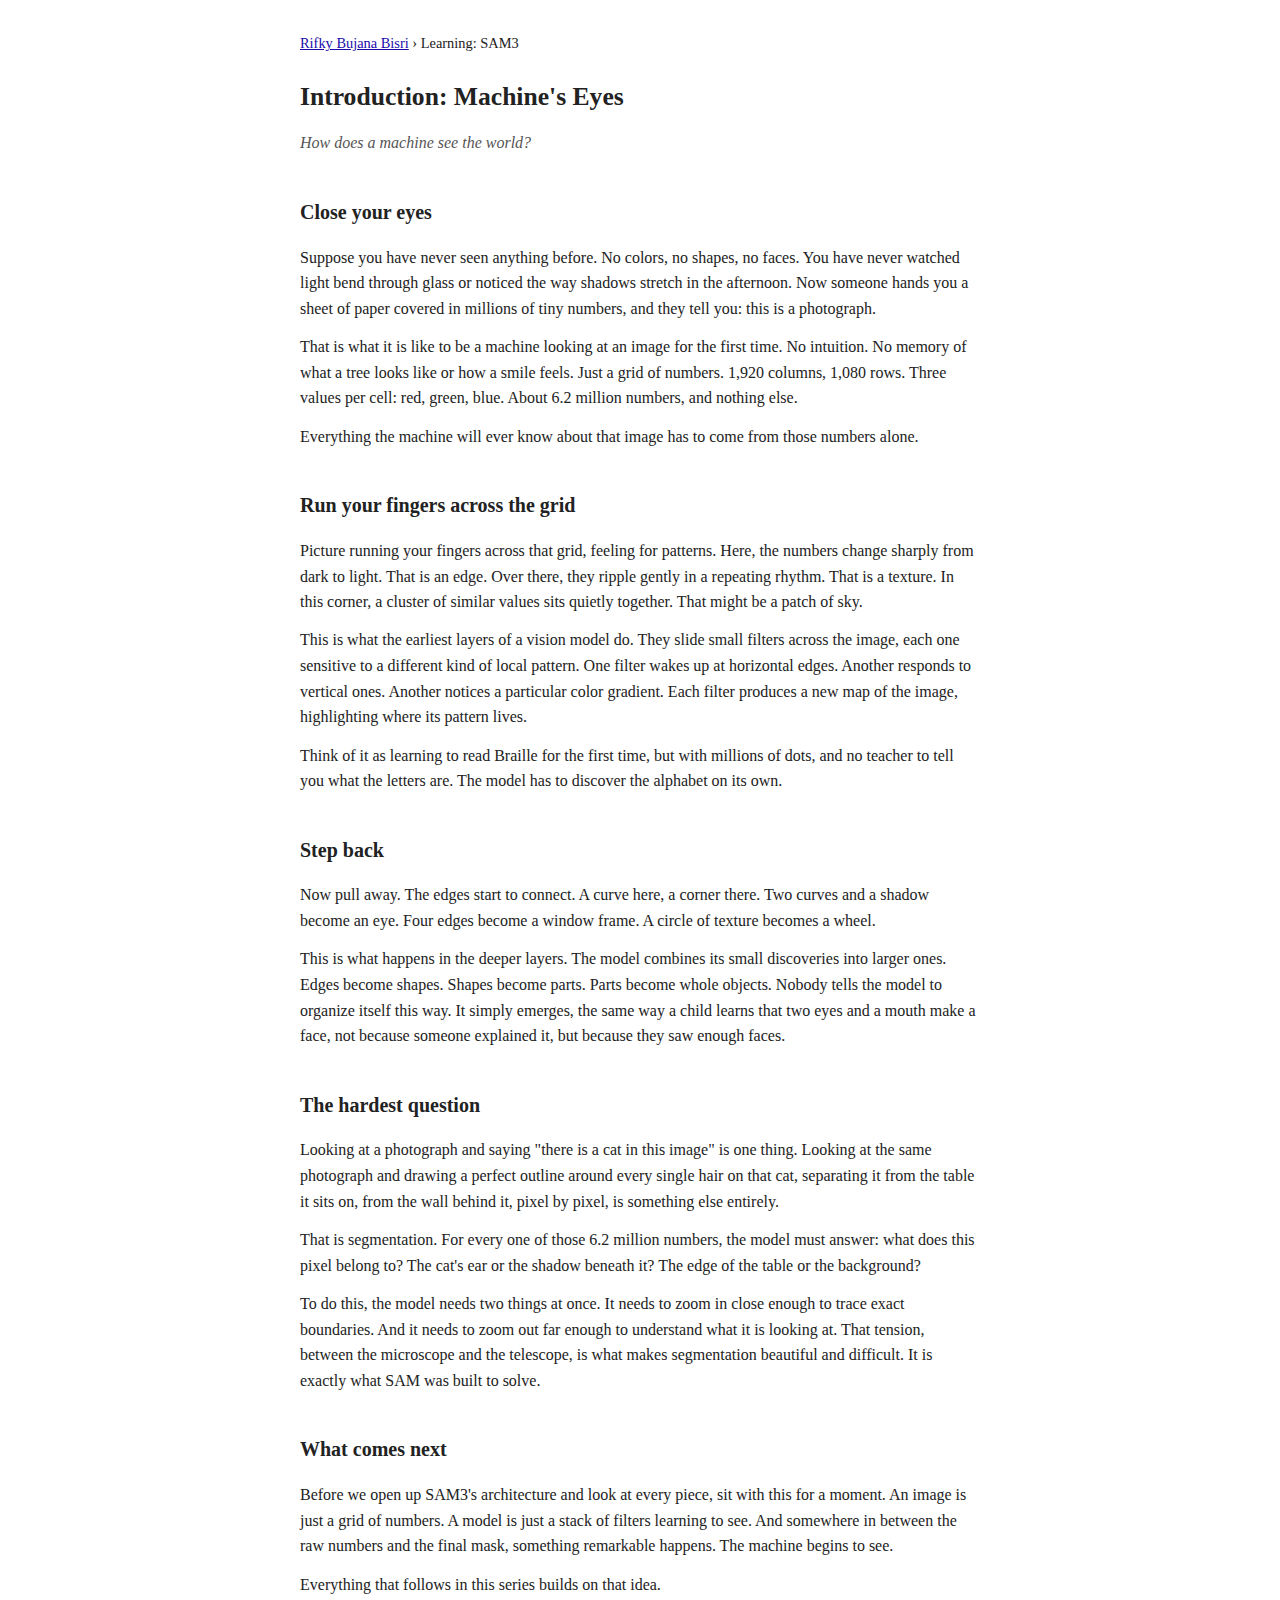
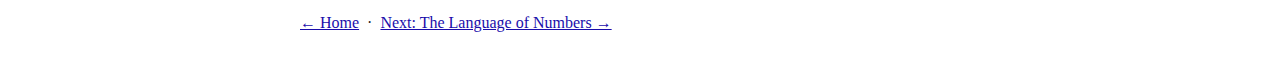
<file: sam3/01-machines-eyes.html>
<!DOCTYPE html>
<html lang="en">
<head>
<meta charset="utf-8">
<meta name="viewport" content="width=device-width, initial-scale=1">
<title>Machine's Eyes — Rifky Bujana Bisri</title>
<meta name="description" content="How does a machine see the world? An image is just a grid of numbers, but somewhere between raw pixels and a segmentation mask, a model learns to see.">
<link rel="canonical" href="https://rifkybujana.github.io/sam3/01-machines-eyes.html">
<link rel="next" href="https://rifkybujana.github.io/sam3/02-the-language-of-numbers.html">
<link rel="icon" href="data:image/svg+xml,<svg xmlns='http://www.w3.org/2000/svg' viewBox='0 0 100 100'><rect width='100' height='100' rx='12' fill='%231a0dab'/><text x='50' y='68' font-family='Georgia,serif' font-size='52' font-weight='bold' fill='white' text-anchor='middle'>RB</text></svg>">
<meta property="og:title" content="Machine's Eyes — Rifky Bujana Bisri">
<meta property="og:description" content="How does a machine see the world? An image is just a grid of numbers, but somewhere between raw pixels and a segmentation mask, a model learns to see.">
<meta property="og:url" content="https://rifkybujana.github.io/sam3/01-machines-eyes.html">
<meta property="og:type" content="article">
<meta property="og:site_name" content="Rifky Bujana Bisri">
<meta name="twitter:card" content="summary">
<meta name="twitter:title" content="Machine's Eyes — Rifky Bujana Bisri">
<meta name="twitter:description" content="How does a machine see the world? An image is just a grid of numbers, but somewhere between raw pixels and a segmentation mask, a model learns to see.">
<style>
  body {
    font-family: Georgia, 'Times New Roman', serif;
    max-width: 680px;
    margin: 2em auto;
    padding: 0 1.2em;
    line-height: 1.6;
    color: #222;
    background: #fff;
  }
  h1 { font-size: 1.6em; margin-bottom: 0.1em; }
  h2 { font-size: 1.25em; margin-top: 2em; }
  p { margin: 0.8em 0; }
  a { color: #1a0dab; }
  a:visited { color: #609; }
  hr { border: none; border-top: 1px solid #ccc; margin: 2.5em 0; }
  .breadcrumb { font-size: 0.9em; margin-bottom: 1.5em; }
  .subtitle { color: #555; font-style: italic; }
  code {
    font-family: 'Courier New', monospace;
    background: #f5f5f5;
    padding: 0.15em 0.35em;
    font-size: 0.9em;
  }
  pre {
    background: #f5f5f5;
    padding: 1em;
    overflow-x: auto;
    font-size: 0.85em;
    line-height: 1.5;
  }
  pre code { background: none; padding: 0; }
  img { max-width: 100%; }
</style>
<script type="application/ld+json">
{
  "@context": "https://schema.org",
  "@type": "Article",
  "headline": "Machine's Eyes — How Does a Machine See the World?",
  "description": "How does a machine see the world? An image is just a grid of numbers, but somewhere between raw pixels and a segmentation mask, a model learns to see.",
  "author": {
    "@type": "Person",
    "name": "Rifky Bujana Bisri",
    "url": "https://rifkybujana.github.io"
  },
  "datePublished": "2025-12-01",
  "url": "https://rifkybujana.github.io/sam3/01-machines-eyes.html"
}
</script>
</head>
<body>

<nav class="breadcrumb"><a href="../index.html">Rifky Bujana Bisri</a> &rsaquo; Learning: SAM3</nav>

<main>
<article>
<h1>Introduction: Machine's Eyes</h1>
<p class="subtitle">How does a machine see the world?</p>

<h2>Close your eyes</h2>

<p>
Suppose you have never seen anything before. No colors, no shapes,
no faces. You have never watched light bend through glass or noticed
the way shadows stretch in the afternoon. Now someone hands you a
sheet of paper covered in millions of tiny numbers, and they tell
you: this is a photograph.
</p>

<p>
That is what it is like to be a machine looking at an image for
the first time. No intuition. No memory of what a tree looks like
or how a smile feels. Just a grid of numbers. 1,920 columns,
1,080 rows. Three values per cell: red, green, blue. About 6.2
million numbers, and nothing else.
</p>

<p>
Everything the machine will ever know about that image has to come
from those numbers alone.
</p>

<h2>Run your fingers across the grid</h2>

<p>
Picture running your fingers across that grid, feeling for
patterns. Here, the numbers change sharply from dark to light. That
is an edge. Over there, they ripple gently in a repeating rhythm.
That is a texture. In this corner, a cluster of similar values sits
quietly together. That might be a patch of sky.
</p>

<p>
This is what the earliest layers of a vision model do. They slide
small filters across the image, each one sensitive to a different
kind of local pattern. One filter wakes up at horizontal edges.
Another responds to vertical ones. Another notices a particular
color gradient. Each filter produces a new map of the image,
highlighting where its pattern lives.
</p>

<p>
Think of it as learning to read Braille for the first time, but
with millions of dots, and no teacher to tell you what the letters
are. The model has to discover the alphabet on its own.
</p>

<h2>Step back</h2>

<p>
Now pull away. The edges start to connect. A curve here, a corner
there. Two curves and a shadow become an eye. Four edges become a
window frame. A circle of texture becomes a wheel.
</p>

<p>
This is what happens in the deeper layers. The model combines its
small discoveries into larger ones. Edges become shapes. Shapes
become parts. Parts become whole objects. Nobody tells the model
to organize itself this way. It simply emerges, the same way a
child learns that two eyes and a mouth make a face, not because
someone explained it, but because they saw enough faces.
</p>

<h2>The hardest question</h2>

<p>
Looking at a photograph and saying "there is a cat in this image"
is one thing. Looking at the same photograph and drawing a perfect
outline around every single hair on that cat, separating it from
the table it sits on, from the wall behind it, pixel by pixel, is
something else entirely.
</p>

<p>
That is segmentation. For every one of those 6.2 million numbers,
the model must answer: what does this pixel belong to? The cat's
ear or the shadow beneath it? The edge of the table or the
background?
</p>

<p>
To do this, the model needs two things at once. It needs to zoom in
close enough to trace exact boundaries. And it needs to zoom out
far enough to understand what it is looking at. That tension, between
the microscope and the telescope, is what makes segmentation
beautiful and difficult. It is exactly what SAM was built to solve.
</p>

<h2>What comes next</h2>

<p>
Before we open up SAM3's architecture and look at every piece, sit
with this for a moment. An image is just a grid of numbers. A model
is just a stack of filters learning to see. And somewhere in between
the raw numbers and the final mask, something remarkable happens.
The machine begins to see.
</p>

<p>
Everything that follows in this series builds on that idea.
</p>

</article>
</main>

<footer>
<p>
<a href="../index.html">&larr; Home</a>
&nbsp;&middot;&nbsp;
<a href="02-the-language-of-numbers.html">Next: The Language of Numbers &rarr;</a>
</p>
</footer>

</body>
</html>
</file>
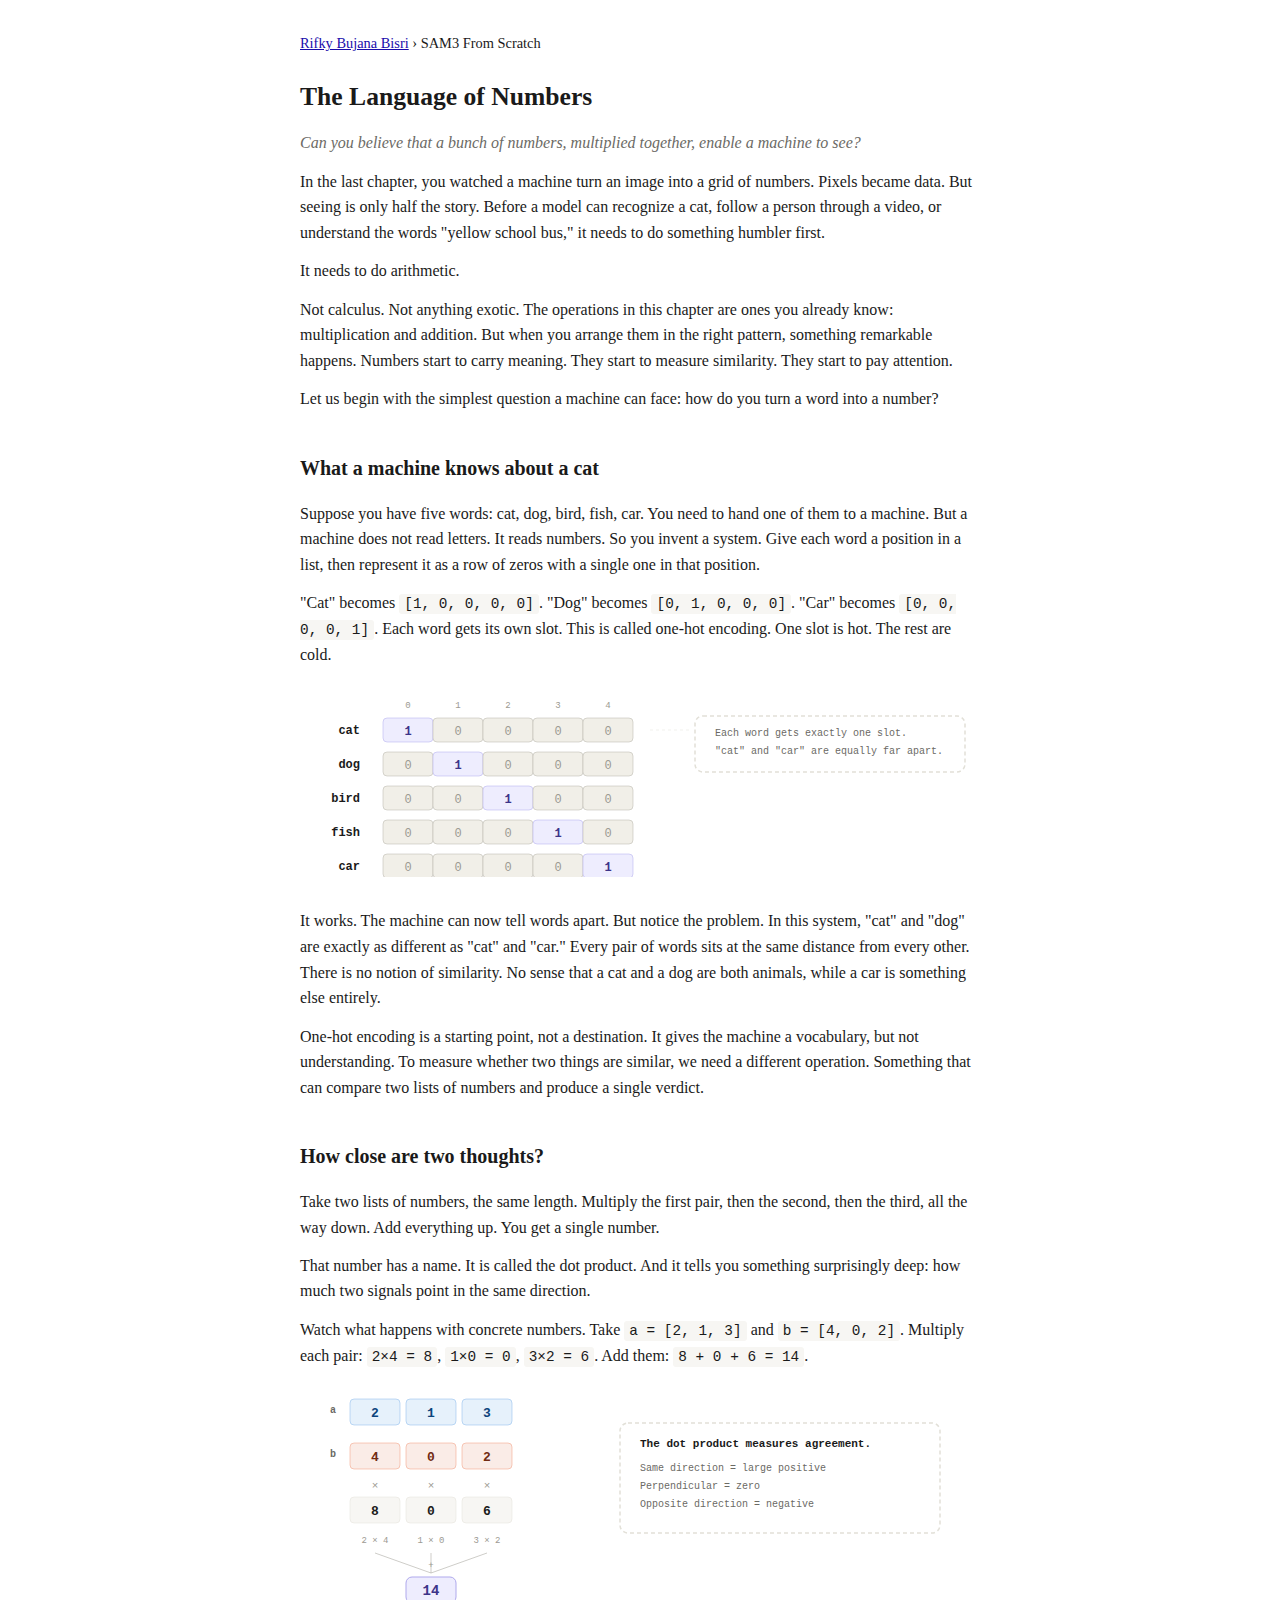
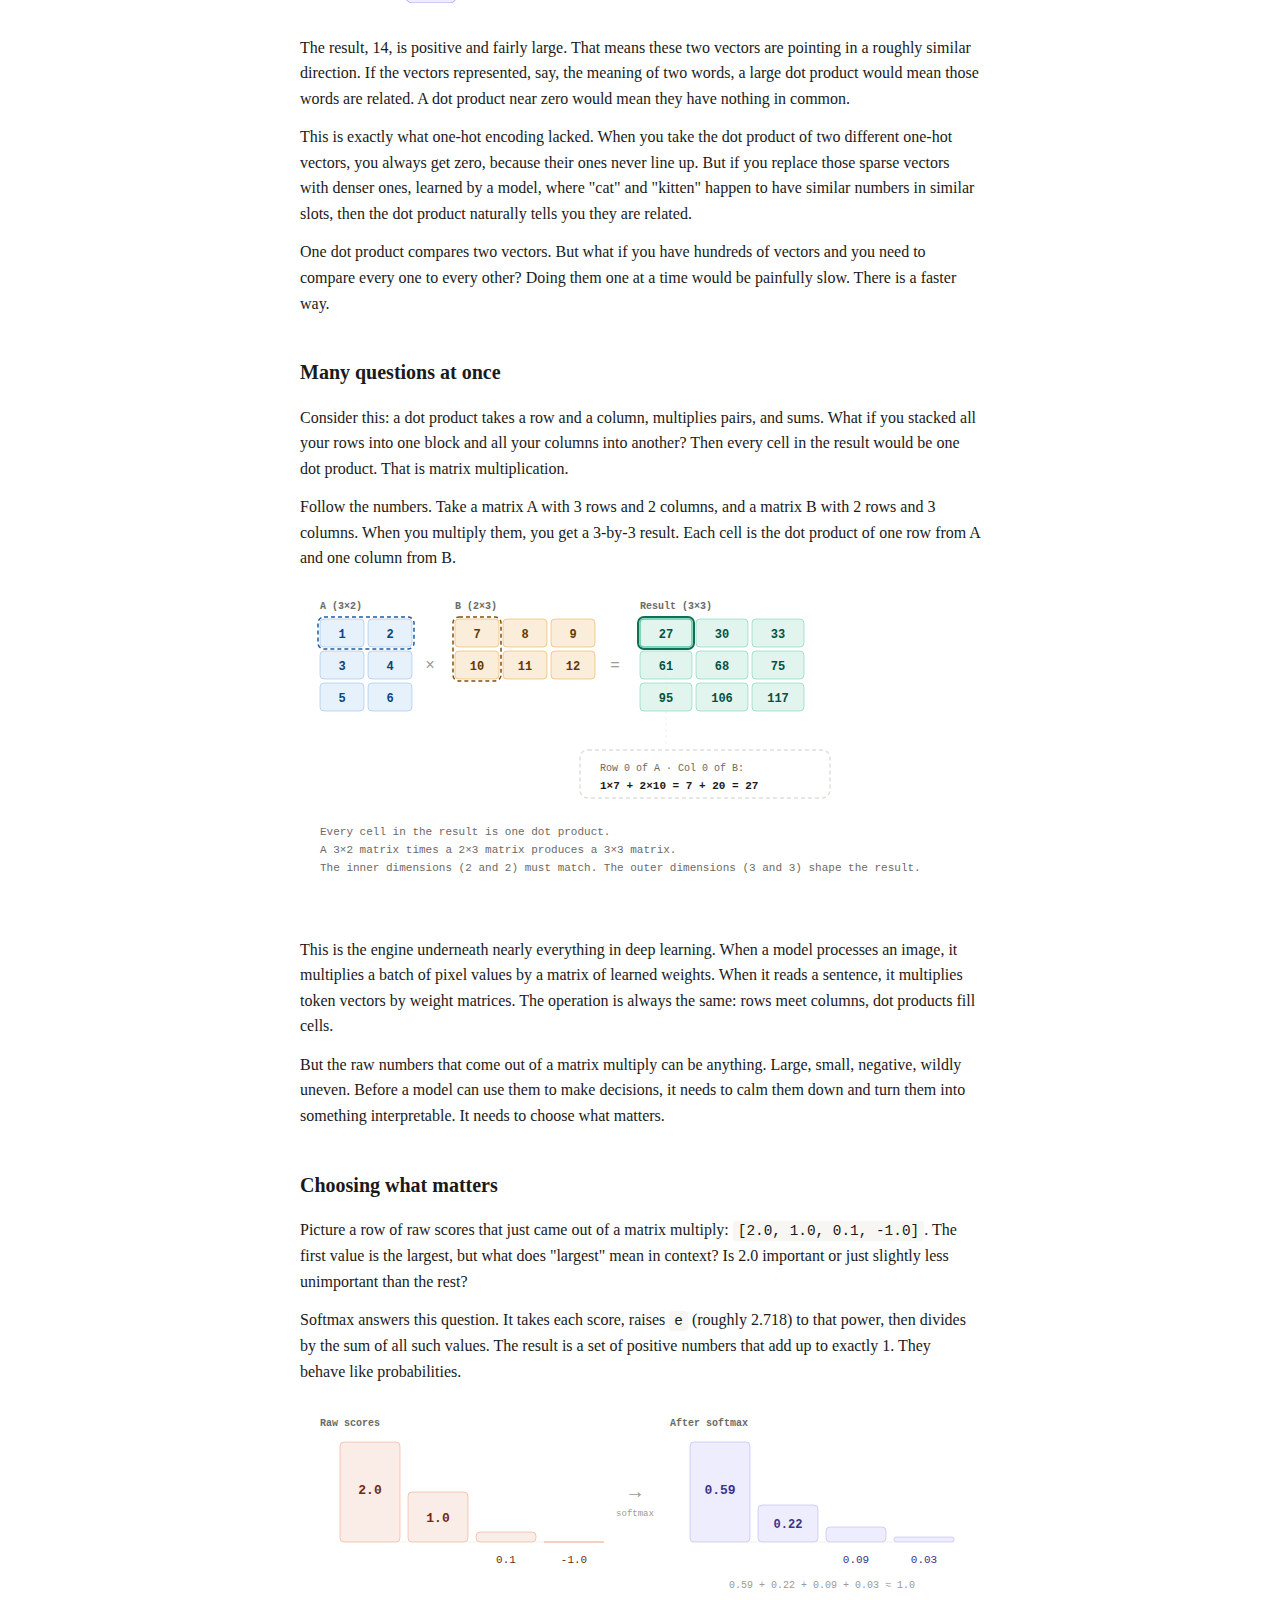
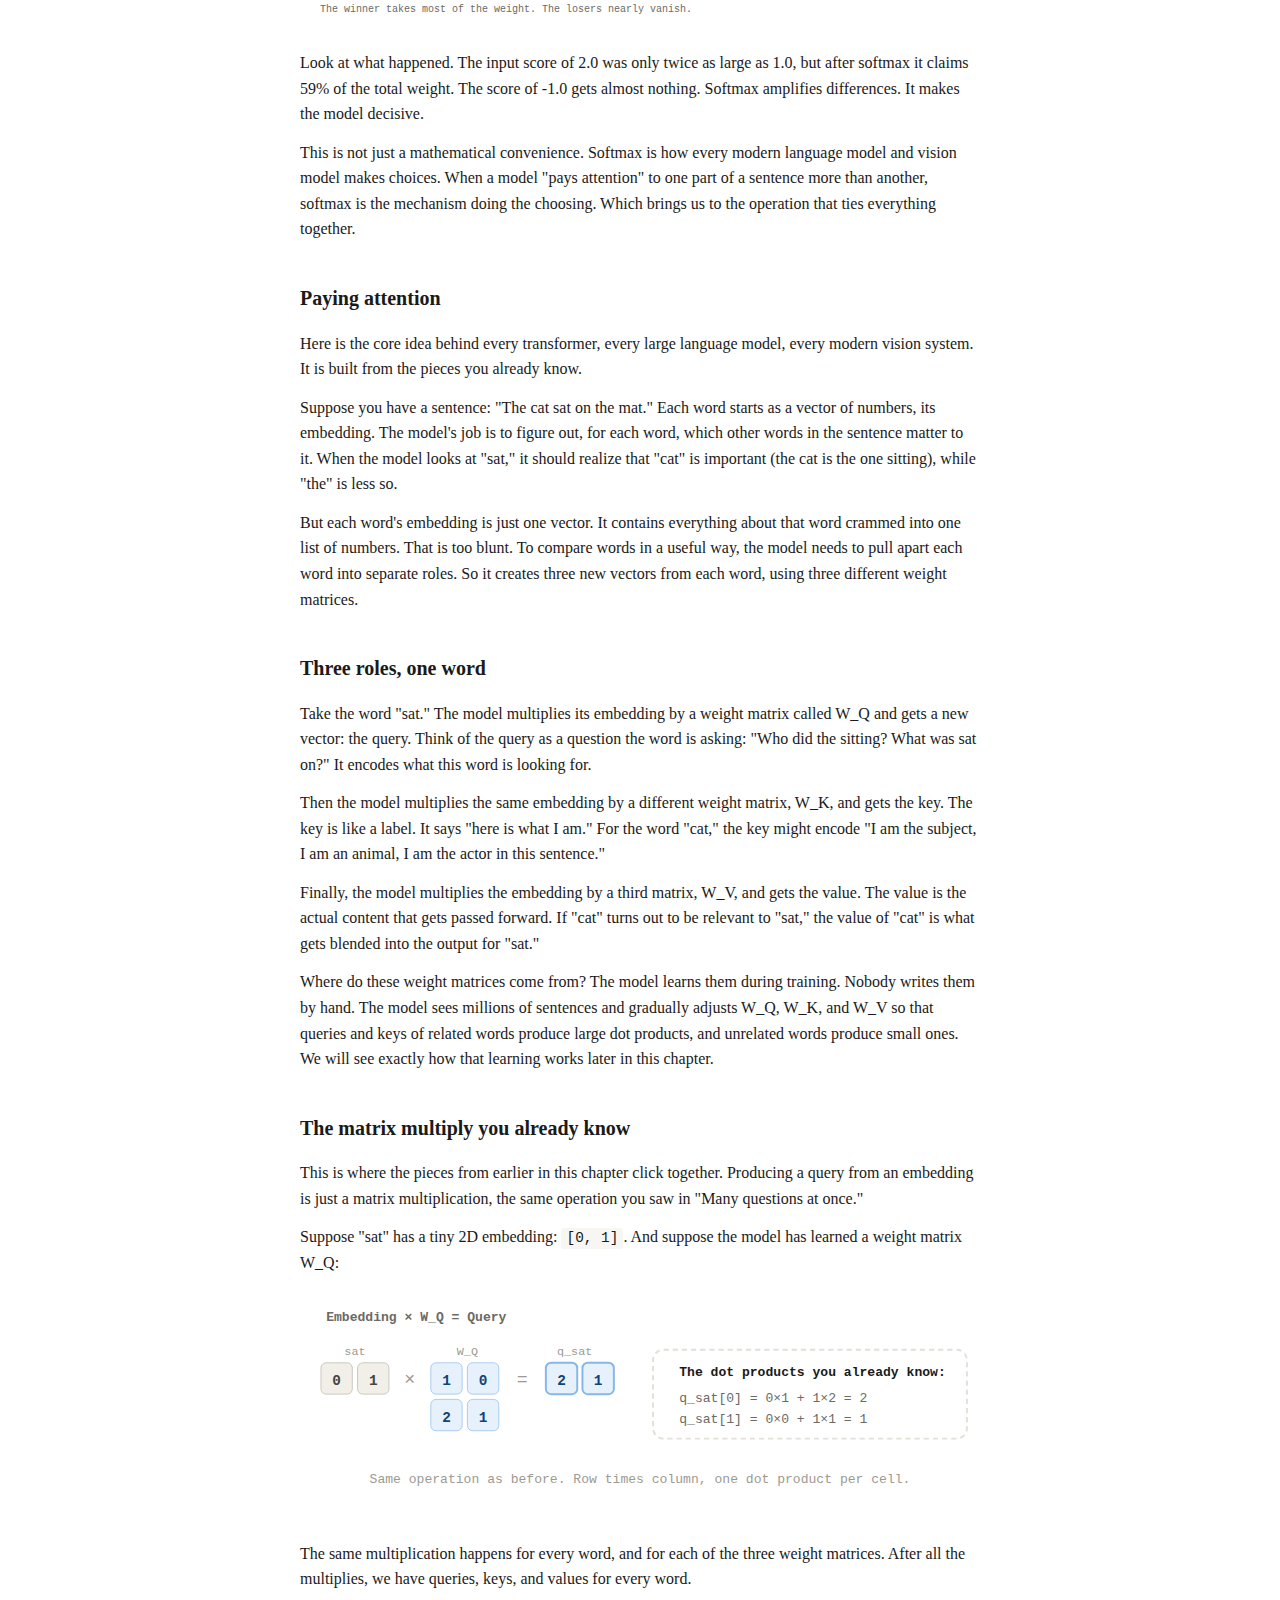
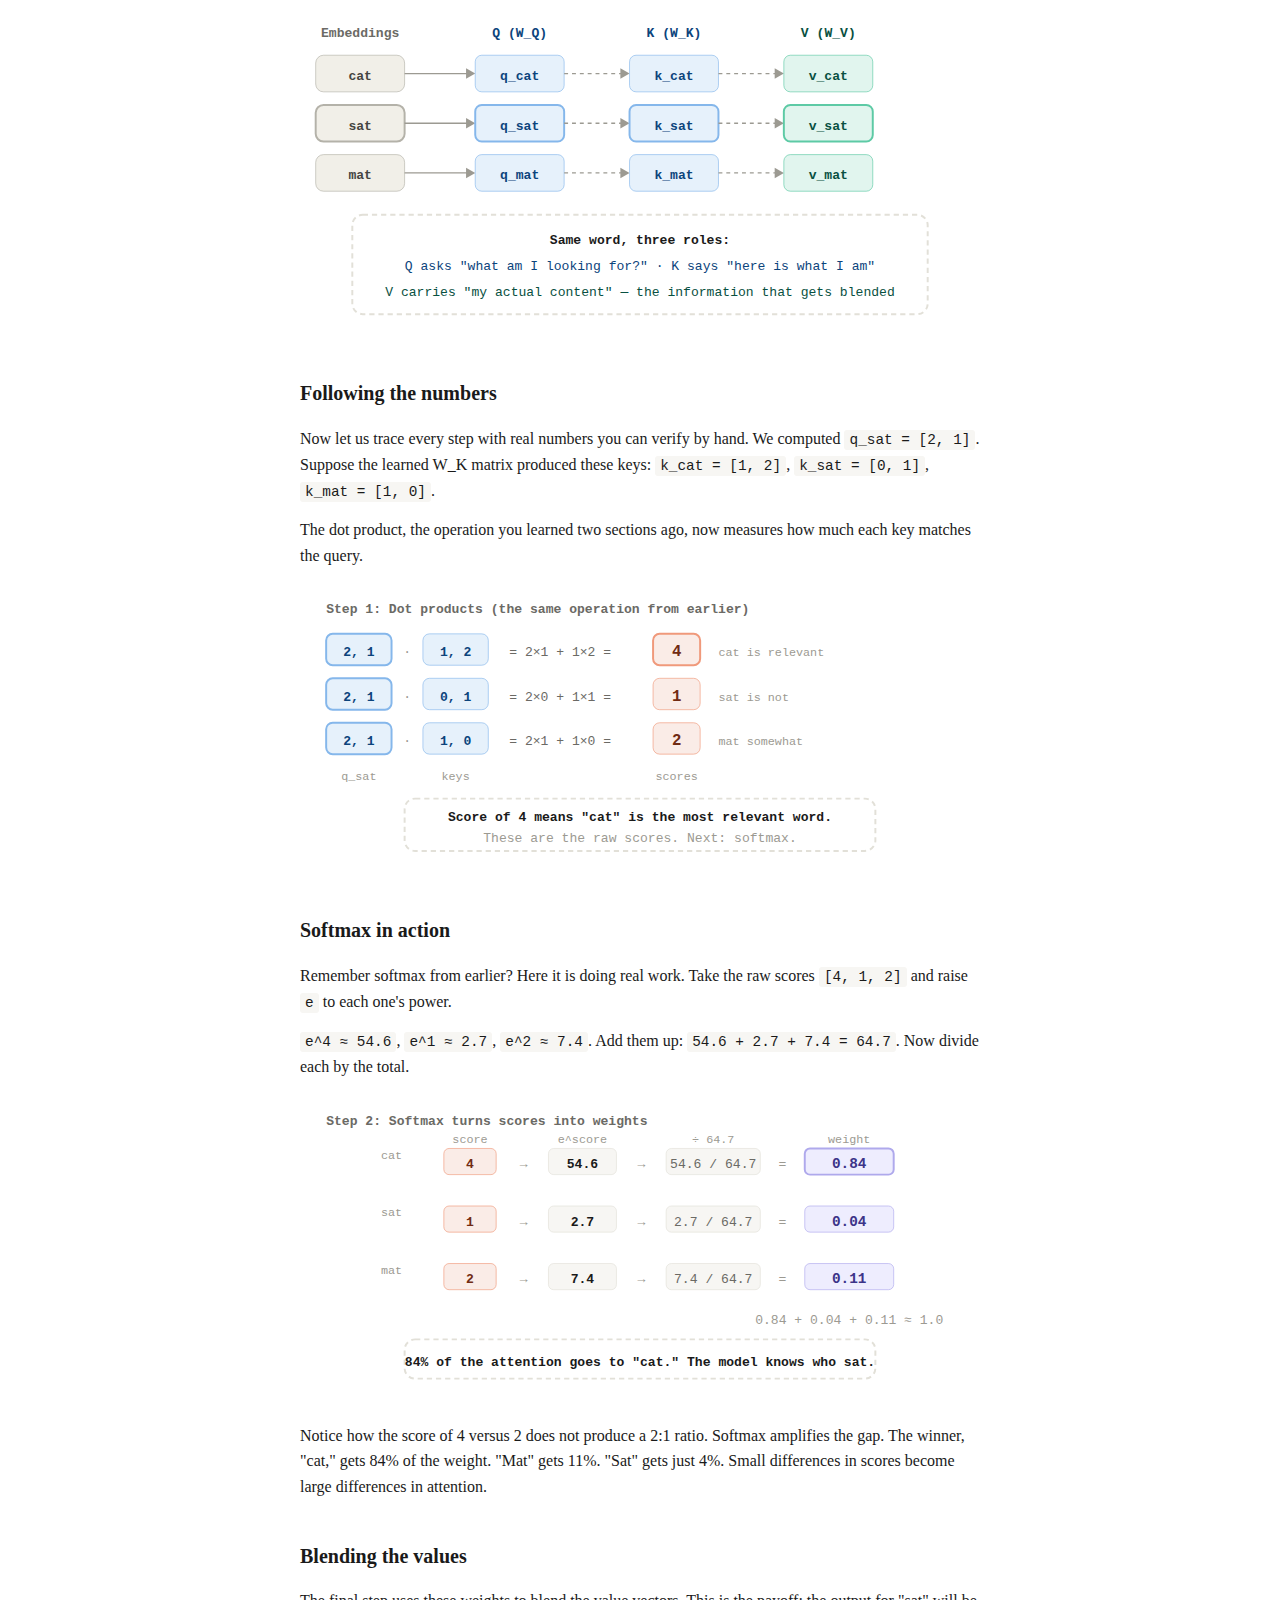
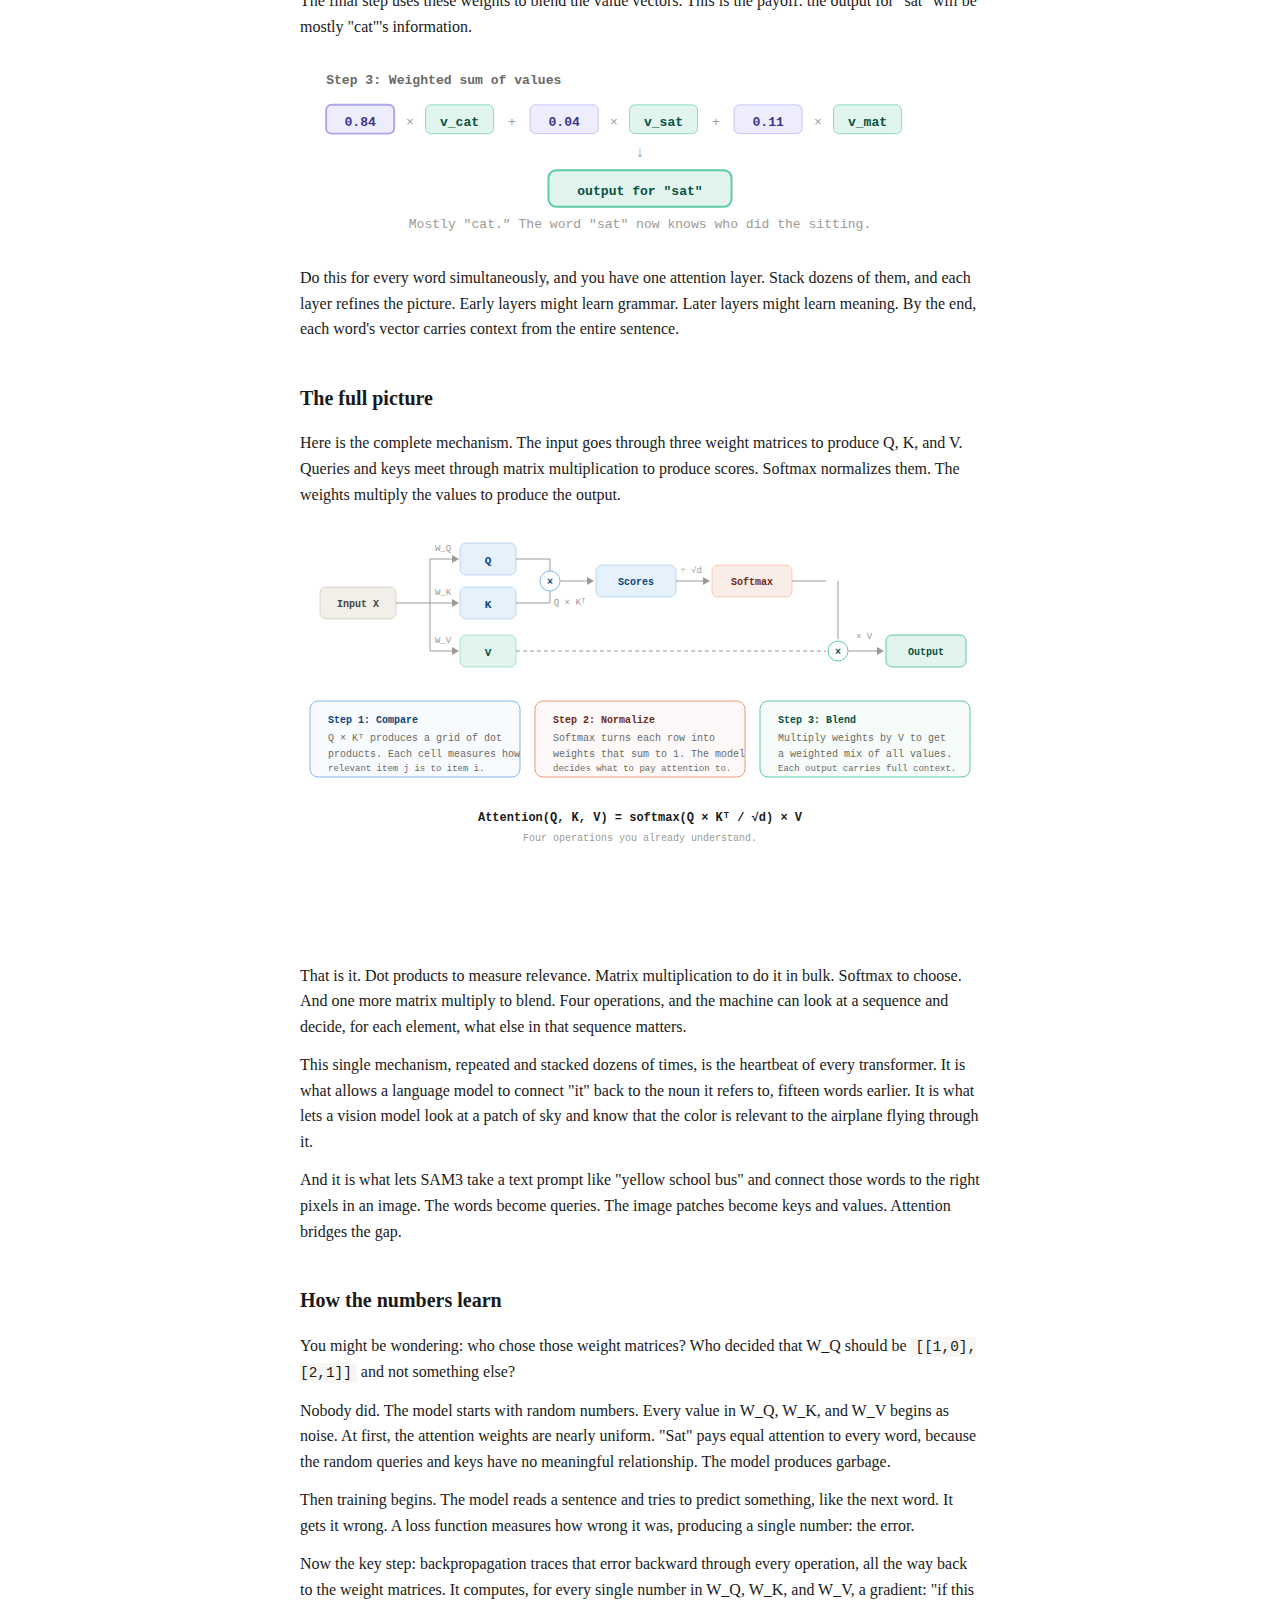
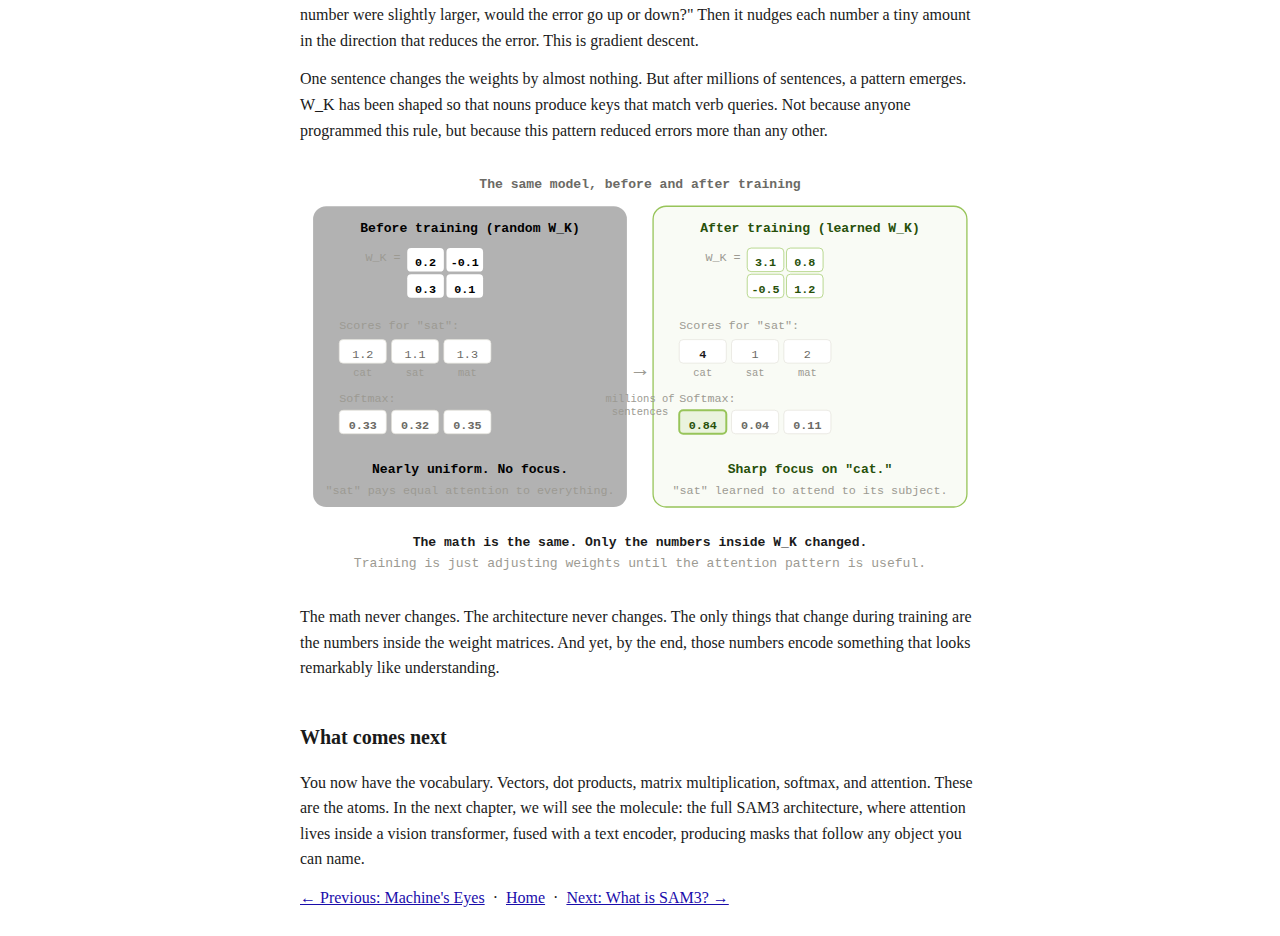
<file: sam3/02-the-language-of-numbers.html>
<!DOCTYPE html>
<html lang="en">
<head>
<meta charset="utf-8">
<meta name="viewport" content="width=device-width, initial-scale=1">
<title>The Language of Numbers — SAM3 From Scratch</title>
<meta name="description" content="One-hot encoding, dot products, matrix multiplication, softmax, and attention. The math that lets machines see, from the very beginning. Part of the SAM3 from scratch series.">
<link rel="canonical" href="https://rifkybujana.github.io/sam3/02-the-language-of-numbers.html">
<link rel="prev" href="https://rifkybujana.github.io/sam3/01-machines-eyes.html">
<link rel="next" href="https://rifkybujana.github.io/sam3/03-what-is-sam3.html">
<link rel="icon" href="data:image/svg+xml,<svg xmlns='http://www.w3.org/2000/svg' viewBox='0 0 100 100'><rect width='100' height='100' rx='12' fill='%231a0dab'/><text x='50' y='68' font-family='Georgia,serif' font-size='52' font-weight='bold' fill='white' text-anchor='middle'>RB</text></svg>">
<meta property="og:title" content="The Language of Numbers — SAM3 From Scratch">
<meta property="og:description" content="One-hot encoding, dot products, matrix multiplication, softmax, and attention. The math that lets machines see, from the very beginning. Part of the SAM3 from scratch series.">
<meta property="og:url" content="https://rifkybujana.github.io/sam3/02-the-language-of-numbers.html">
<meta property="og:type" content="article">
<meta property="og:site_name" content="Rifky Bujana Bisri">
<meta name="twitter:card" content="summary">
<meta name="twitter:title" content="The Language of Numbers — SAM3 From Scratch">
<meta name="twitter:description" content="One-hot encoding, dot products, matrix multiplication, softmax, and attention. The math that lets machines see, from the very beginning. Part of the SAM3 from scratch series.">
<style>
  :root {
    --bg: #ffffff; --bg2: #f7f6f3; --bg3: #eeedeb;
    --text: #1a1a1a; --text2: #6b6a65; --text3: #9c9a92;
    --border: #e2e0d8;
    --purple: #534AB7; --purple-bg: #EEEDFE; --purple-border: #AFA9EC; --purple-text: #3C3489;
    --teal: #0F6E56; --teal-bg: #E1F5EE; --teal-border: #5DCAA5; --teal-text: #085041;
    --coral: #993C1D; --coral-bg: #FAECE7; --coral-border: #F0997B; --coral-text: #712B13;
    --blue: #185FA5; --blue-bg: #E6F1FB; --blue-border: #85B7EB; --blue-text: #0C447C;
    --amber: #854F0B; --amber-bg: #FAEEDA; --amber-border: #EF9F27; --amber-text: #633806;
    --green: #3B6D11; --green-bg: #EAF3DE; --green-border: #97C459; --green-text: #27500A;
    --gray: #5F5E5A; --gray-bg: #F1EFE8; --gray-border: #B4B2A9; --gray-text: #444441;
    --mono: "SF Mono", "Fira Code", "Cascadia Code", Consolas, monospace;
    --sans: "Inter", "Helvetica Neue", system-ui, sans-serif;
  }
  body {
    font-family: Georgia, 'Times New Roman', serif;
    max-width: 680px;
    margin: 2em auto;
    padding: 0 1.2em;
    line-height: 1.6;
    color: var(--text);
    background: var(--bg);
  }
  h1 { font-size: 1.6em; margin-bottom: 0.1em; }
  h2 { font-size: 1.25em; margin-top: 2em; }
  p { margin: 0.8em 0; }
  a { color: #1a0dab; }
  a:visited { color: #609; }
  hr { border: none; border-top: 1px solid var(--border); margin: 2.5em 0; }
  .breadcrumb { font-size: 0.9em; margin-bottom: 1.5em; }
  .subtitle { color: var(--text2); font-style: italic; }
  code {
    font-family: var(--mono);
    background: var(--bg2);
    padding: 0.15em 0.35em;
    font-size: 0.9em;
    border-radius: 3px;
  }
  .diagram-section { margin: 1.5em 0; }
  .diagram-section svg text { font-family: var(--mono); }
  .math-display {
    font-family: var(--mono);
    font-size: 0.85em;
    text-align: center;
    margin: 1em 0;
    color: var(--text);
  }
</style>
<script type="application/ld+json">
{
  "@context": "https://schema.org",
  "@type": "Article",
  "headline": "The Language of Numbers — SAM3 From Scratch",
  "isPartOf": { "@type": "CreativeWorkSeries", "name": "SAM3 From Scratch" },
  "description": "One-hot encoding, dot products, matrix multiplication, softmax, and attention. The math that lets machines see, from the very beginning.",
  "author": {
    "@type": "Person",
    "name": "Rifky Bujana Bisri",
    "url": "https://rifkybujana.github.io"
  },
  "datePublished": "2026-04-13",
  "dateModified": "2026-04-13",
  "url": "https://rifkybujana.github.io/sam3/02-the-language-of-numbers.html"
}
</script>
</head>
<body>

<nav class="breadcrumb"><a href="../index.html">Rifky Bujana Bisri</a> &rsaquo; SAM3 From Scratch</nav>

<main>
<article>
<h1>The Language of Numbers</h1>
<p class="subtitle">Can you believe that a bunch of numbers, multiplied together, enable a machine to see?</p>

<p>
In the last chapter, you watched a machine turn an image into a grid of
numbers. Pixels became data. But seeing is only half the story. Before a
model can recognize a cat, follow a person through a video, or understand
the words "yellow school bus," it needs to do something humbler first.
</p>

<p>
It needs to do arithmetic.
</p>

<p>
Not calculus. Not anything exotic. The operations in this chapter are ones
you already know: multiplication and addition. But when you arrange them
in the right pattern, something remarkable happens. Numbers start to carry
meaning. They start to measure similarity. They start to pay attention.
</p>

<p>
Let us begin with the simplest question a machine can face: how do you
turn a word into a number?
</p>

<h2>What a machine knows about a cat</h2>

<p>
Suppose you have five words: cat, dog, bird, fish, car. You need to hand
one of them to a machine. But a machine does not read letters. It reads
numbers. So you invent a system. Give each word a position in a list,
then represent it as a row of zeros with a single one in that position.
</p>

<p>
"Cat" becomes <code>[1, 0, 0, 0, 0]</code>. "Dog" becomes
<code>[0, 1, 0, 0, 0]</code>. "Car" becomes <code>[0, 0, 0, 0, 1]</code>.
Each word gets its own slot. This is called one-hot encoding. One slot
is hot. The rest are cold.
</p>

<div class="diagram-section">
<svg width="100%" viewBox="0 0 680 185">
  <!-- Labels column -->
  <text x="60" y="42" text-anchor="end" fill="var(--text)" font-size="12" font-weight="600">cat</text>
  <text x="60" y="76" text-anchor="end" fill="var(--text)" font-size="12" font-weight="600">dog</text>
  <text x="60" y="110" text-anchor="end" fill="var(--text)" font-size="12" font-weight="600">bird</text>
  <text x="60" y="144" text-anchor="end" fill="var(--text)" font-size="12" font-weight="600">fish</text>
  <text x="60" y="178" text-anchor="end" fill="var(--text)" font-size="12" font-weight="600">car</text>

  <!-- Index headers -->
  <text x="108" y="16" text-anchor="middle" fill="var(--text3)" font-size="9">0</text>
  <text x="158" y="16" text-anchor="middle" fill="var(--text3)" font-size="9">1</text>
  <text x="208" y="16" text-anchor="middle" fill="var(--text3)" font-size="9">2</text>
  <text x="258" y="16" text-anchor="middle" fill="var(--text3)" font-size="9">3</text>
  <text x="308" y="16" text-anchor="middle" fill="var(--text3)" font-size="9">4</text>

  <!-- Row 0: cat [1,0,0,0,0] -->
  <rect x="83" y="26" width="50" height="24" rx="4" fill="var(--purple-bg)" stroke="var(--purple-border)" stroke-width=".5"/>
  <text x="108" y="43" text-anchor="middle" fill="var(--purple-text)" font-size="12" font-weight="600">1</text>
  <rect x="133" y="26" width="50" height="24" rx="4" fill="var(--gray-bg)" stroke="var(--gray-border)" stroke-width=".5"/>
  <text x="158" y="43" text-anchor="middle" fill="var(--text3)" font-size="12">0</text>
  <rect x="183" y="26" width="50" height="24" rx="4" fill="var(--gray-bg)" stroke="var(--gray-border)" stroke-width=".5"/>
  <text x="208" y="43" text-anchor="middle" fill="var(--text3)" font-size="12">0</text>
  <rect x="233" y="26" width="50" height="24" rx="4" fill="var(--gray-bg)" stroke="var(--gray-border)" stroke-width=".5"/>
  <text x="258" y="43" text-anchor="middle" fill="var(--text3)" font-size="12">0</text>
  <rect x="283" y="26" width="50" height="24" rx="4" fill="var(--gray-bg)" stroke="var(--gray-border)" stroke-width=".5"/>
  <text x="308" y="43" text-anchor="middle" fill="var(--text3)" font-size="12">0</text>

  <!-- Row 1: dog [0,1,0,0,0] -->
  <rect x="83" y="60" width="50" height="24" rx="4" fill="var(--gray-bg)" stroke="var(--gray-border)" stroke-width=".5"/>
  <text x="108" y="77" text-anchor="middle" fill="var(--text3)" font-size="12">0</text>
  <rect x="133" y="60" width="50" height="24" rx="4" fill="var(--purple-bg)" stroke="var(--purple-border)" stroke-width=".5"/>
  <text x="158" y="77" text-anchor="middle" fill="var(--purple-text)" font-size="12" font-weight="600">1</text>
  <rect x="183" y="60" width="50" height="24" rx="4" fill="var(--gray-bg)" stroke="var(--gray-border)" stroke-width=".5"/>
  <text x="208" y="77" text-anchor="middle" fill="var(--text3)" font-size="12">0</text>
  <rect x="233" y="60" width="50" height="24" rx="4" fill="var(--gray-bg)" stroke="var(--gray-border)" stroke-width=".5"/>
  <text x="258" y="77" text-anchor="middle" fill="var(--text3)" font-size="12">0</text>
  <rect x="283" y="60" width="50" height="24" rx="4" fill="var(--gray-bg)" stroke="var(--gray-border)" stroke-width=".5"/>
  <text x="308" y="77" text-anchor="middle" fill="var(--text3)" font-size="12">0</text>

  <!-- Row 2: bird [0,0,1,0,0] -->
  <rect x="83" y="94" width="50" height="24" rx="4" fill="var(--gray-bg)" stroke="var(--gray-border)" stroke-width=".5"/>
  <text x="108" y="111" text-anchor="middle" fill="var(--text3)" font-size="12">0</text>
  <rect x="133" y="94" width="50" height="24" rx="4" fill="var(--gray-bg)" stroke="var(--gray-border)" stroke-width=".5"/>
  <text x="158" y="111" text-anchor="middle" fill="var(--text3)" font-size="12">0</text>
  <rect x="183" y="94" width="50" height="24" rx="4" fill="var(--purple-bg)" stroke="var(--purple-border)" stroke-width=".5"/>
  <text x="208" y="111" text-anchor="middle" fill="var(--purple-text)" font-size="12" font-weight="600">1</text>
  <rect x="233" y="94" width="50" height="24" rx="4" fill="var(--gray-bg)" stroke="var(--gray-border)" stroke-width=".5"/>
  <text x="258" y="111" text-anchor="middle" fill="var(--text3)" font-size="12">0</text>
  <rect x="283" y="94" width="50" height="24" rx="4" fill="var(--gray-bg)" stroke="var(--gray-border)" stroke-width=".5"/>
  <text x="308" y="111" text-anchor="middle" fill="var(--text3)" font-size="12">0</text>

  <!-- Row 3: fish [0,0,0,1,0] -->
  <rect x="83" y="128" width="50" height="24" rx="4" fill="var(--gray-bg)" stroke="var(--gray-border)" stroke-width=".5"/>
  <text x="108" y="145" text-anchor="middle" fill="var(--text3)" font-size="12">0</text>
  <rect x="133" y="128" width="50" height="24" rx="4" fill="var(--gray-bg)" stroke="var(--gray-border)" stroke-width=".5"/>
  <text x="158" y="145" text-anchor="middle" fill="var(--text3)" font-size="12">0</text>
  <rect x="183" y="128" width="50" height="24" rx="4" fill="var(--gray-bg)" stroke="var(--gray-border)" stroke-width=".5"/>
  <text x="208" y="145" text-anchor="middle" fill="var(--text3)" font-size="12">0</text>
  <rect x="233" y="128" width="50" height="24" rx="4" fill="var(--purple-bg)" stroke="var(--purple-border)" stroke-width=".5"/>
  <text x="258" y="145" text-anchor="middle" fill="var(--purple-text)" font-size="12" font-weight="600">1</text>
  <rect x="283" y="128" width="50" height="24" rx="4" fill="var(--gray-bg)" stroke="var(--gray-border)" stroke-width=".5"/>
  <text x="308" y="145" text-anchor="middle" fill="var(--text3)" font-size="12">0</text>

  <!-- Row 4: car [0,0,0,0,1] -->
  <rect x="83" y="162" width="50" height="24" rx="4" fill="var(--gray-bg)" stroke="var(--gray-border)" stroke-width=".5"/>
  <text x="108" y="179" text-anchor="middle" fill="var(--text3)" font-size="12">0</text>
  <rect x="133" y="162" width="50" height="24" rx="4" fill="var(--gray-bg)" stroke="var(--gray-border)" stroke-width=".5"/>
  <text x="158" y="179" text-anchor="middle" fill="var(--text3)" font-size="12">0</text>
  <rect x="183" y="162" width="50" height="24" rx="4" fill="var(--gray-bg)" stroke="var(--gray-border)" stroke-width=".5"/>
  <text x="208" y="179" text-anchor="middle" fill="var(--text3)" font-size="12">0</text>
  <rect x="233" y="162" width="50" height="24" rx="4" fill="var(--gray-bg)" stroke="var(--gray-border)" stroke-width=".5"/>
  <text x="258" y="179" text-anchor="middle" fill="var(--text3)" font-size="12">0</text>
  <rect x="283" y="162" width="50" height="24" rx="4" fill="var(--purple-bg)" stroke="var(--purple-border)" stroke-width=".5"/>
  <text x="308" y="179" text-anchor="middle" fill="var(--purple-text)" font-size="12" font-weight="600">1</text>

  <!-- Annotation -->
  <line x1="350" y1="38" x2="390" y2="38" stroke="var(--border)" stroke-width=".5" stroke-dasharray="3 3"/>
  <rect x="395" y="24" width="270" height="56" rx="8" stroke="var(--border)" stroke-width="1.5" stroke-dasharray="4 3" fill="var(--bg)"/>
  <text x="415" y="44" fill="var(--text2)" font-size="10">Each word gets exactly one slot.</text>
  <text x="415" y="62" fill="var(--text2)" font-size="10">"cat" and "car" are equally far apart.</text>
</svg>
</div>

<p>
It works. The machine can now tell words apart. But notice the problem.
In this system, "cat" and "dog" are exactly as different as "cat" and
"car." Every pair of words sits at the same distance from every other.
There is no notion of similarity. No sense that a cat and a dog are both
animals, while a car is something else entirely.
</p>

<p>
One-hot encoding is a starting point, not a destination. It gives the
machine a vocabulary, but not understanding. To measure whether two
things are similar, we need a different operation. Something that can
compare two lists of numbers and produce a single verdict.
</p>

<h2>How close are two thoughts?</h2>

<p>
Take two lists of numbers, the same length. Multiply the first pair,
then the second, then the third, all the way down. Add everything up.
You get a single number.
</p>

<p>
That number has a name. It is called the dot product. And it tells you
something surprisingly deep: how much two signals point in the same
direction.
</p>

<p>
Watch what happens with concrete numbers. Take
<code>a = [2, 1, 3]</code> and <code>b = [4, 0, 2]</code>. Multiply
each pair: <code>2&times;4 = 8</code>, <code>1&times;0 = 0</code>,
<code>3&times;2 = 6</code>. Add them: <code>8 + 0 + 6 = 14</code>.
</p>

<div class="diagram-section">
<svg width="100%" viewBox="0 0 680 210">
  <!-- Vector A -->
  <text x="30" y="20" fill="var(--text2)" font-size="10" font-weight="600">a</text>
  <rect x="50" y="6" width="50" height="26" rx="4" fill="var(--blue-bg)" stroke="var(--blue-border)" stroke-width=".5"/>
  <text x="75" y="24" text-anchor="middle" fill="var(--blue-text)" font-size="13" font-weight="600">2</text>
  <rect x="106" y="6" width="50" height="26" rx="4" fill="var(--blue-bg)" stroke="var(--blue-border)" stroke-width=".5"/>
  <text x="131" y="24" text-anchor="middle" fill="var(--blue-text)" font-size="13" font-weight="600">1</text>
  <rect x="162" y="6" width="50" height="26" rx="4" fill="var(--blue-bg)" stroke="var(--blue-border)" stroke-width=".5"/>
  <text x="187" y="24" text-anchor="middle" fill="var(--blue-text)" font-size="13" font-weight="600">3</text>

  <!-- Vector B -->
  <text x="30" y="64" fill="var(--text2)" font-size="10" font-weight="600">b</text>
  <rect x="50" y="50" width="50" height="26" rx="4" fill="var(--coral-bg)" stroke="var(--coral-border)" stroke-width=".5"/>
  <text x="75" y="68" text-anchor="middle" fill="var(--coral-text)" font-size="13" font-weight="600">4</text>
  <rect x="106" y="50" width="50" height="26" rx="4" fill="var(--coral-bg)" stroke="var(--coral-border)" stroke-width=".5"/>
  <text x="131" y="68" text-anchor="middle" fill="var(--coral-text)" font-size="13" font-weight="600">0</text>
  <rect x="162" y="50" width="50" height="26" rx="4" fill="var(--coral-bg)" stroke="var(--coral-border)" stroke-width=".5"/>
  <text x="187" y="68" text-anchor="middle" fill="var(--coral-text)" font-size="13" font-weight="600">2</text>

  <!-- Multiply symbol and lines -->
  <text x="75" y="96" text-anchor="middle" fill="var(--text3)" font-size="11">&times;</text>
  <text x="131" y="96" text-anchor="middle" fill="var(--text3)" font-size="11">&times;</text>
  <text x="187" y="96" text-anchor="middle" fill="var(--text3)" font-size="11">&times;</text>

  <!-- Element-wise products -->
  <rect x="50" y="104" width="50" height="26" rx="4" fill="var(--bg2)" stroke="var(--border)" stroke-width=".5"/>
  <text x="75" y="122" text-anchor="middle" fill="var(--text)" font-size="13" font-weight="600">8</text>
  <rect x="106" y="104" width="50" height="26" rx="4" fill="var(--bg2)" stroke="var(--border)" stroke-width=".5"/>
  <text x="131" y="122" text-anchor="middle" fill="var(--text)" font-size="13" font-weight="600">0</text>
  <rect x="162" y="104" width="50" height="26" rx="4" fill="var(--bg2)" stroke="var(--border)" stroke-width=".5"/>
  <text x="187" y="122" text-anchor="middle" fill="var(--text)" font-size="13" font-weight="600">6</text>

  <!-- Calculation labels -->
  <text x="75" y="150" text-anchor="middle" fill="var(--text3)" font-size="9">2 &times; 4</text>
  <text x="131" y="150" text-anchor="middle" fill="var(--text3)" font-size="9">1 &times; 0</text>
  <text x="187" y="150" text-anchor="middle" fill="var(--text3)" font-size="9">3 &times; 2</text>

  <!-- Sum arrow -->
  <line x1="75" y1="160" x2="131" y2="180" stroke="var(--text3)" stroke-width=".5"/>
  <line x1="131" y1="160" x2="131" y2="180" stroke="var(--text3)" stroke-width=".5"/>
  <line x1="187" y1="160" x2="131" y2="180" stroke="var(--text3)" stroke-width=".5"/>
  <text x="131" y="175" text-anchor="middle" fill="var(--text3)" font-size="9">+</text>

  <!-- Result -->
  <rect x="106" y="184" width="50" height="26" rx="6" fill="var(--purple-bg)" stroke="var(--purple-border)" stroke-width="1"/>
  <text x="131" y="202" text-anchor="middle" fill="var(--purple-text)" font-size="14" font-weight="600">14</text>

  <!-- Right side: explanation -->
  <rect x="320" y="30" width="320" height="110" rx="8" stroke="var(--border)" stroke-width="1.5" stroke-dasharray="4 3" fill="var(--bg)"/>
  <text x="340" y="54" fill="var(--text)" font-size="11" font-weight="600">The dot product measures agreement.</text>
  <text x="340" y="78" fill="var(--text2)" font-size="10">Same direction = large positive</text>
  <text x="340" y="96" fill="var(--text2)" font-size="10">Perpendicular = zero</text>
  <text x="340" y="114" fill="var(--text2)" font-size="10">Opposite direction = negative</text>
</svg>
</div>

<p>
The result, 14, is positive and fairly large. That means these two
vectors are pointing in a roughly similar direction. If the vectors
represented, say, the meaning of two words, a large dot product would
mean those words are related. A dot product near zero would mean they
have nothing in common.
</p>

<p>
This is exactly what one-hot encoding lacked. When you take the dot
product of two different one-hot vectors, you always get zero, because
their ones never line up. But if you replace those sparse vectors with
denser ones, learned by a model, where "cat" and "kitten" happen to
have similar numbers in similar slots, then the dot product naturally
tells you they are related.
</p>

<p>
One dot product compares two vectors. But what if you have hundreds of
vectors and you need to compare every one to every other? Doing them one
at a time would be painfully slow. There is a faster way.
</p>

<h2>Many questions at once</h2>

<p>
Consider this: a dot product takes a row and a column, multiplies pairs,
and sums. What if you stacked all your rows into one block and all your
columns into another? Then every cell in the result would be one dot
product. That is matrix multiplication.
</p>

<p>
Follow the numbers. Take a matrix A with 3 rows and 2 columns, and a
matrix B with 2 rows and 3 columns. When you multiply them, you get a
3-by-3 result. Each cell is the dot product of one row from A and one
column from B.
</p>

<div class="diagram-section">
<svg width="100%" viewBox="0 0 680 310">
  <!-- Matrix A (3x2) -->
  <text x="20" y="14" fill="var(--text2)" font-size="10" font-weight="600">A (3&times;2)</text>
  <!-- Row 0 -->
  <rect x="20" y="24" width="44" height="28" rx="4" fill="var(--blue-bg)" stroke="var(--blue-border)" stroke-width=".5"/>
  <text x="42" y="43" text-anchor="middle" fill="var(--blue-text)" font-size="12" font-weight="600">1</text>
  <rect x="68" y="24" width="44" height="28" rx="4" fill="var(--blue-bg)" stroke="var(--blue-border)" stroke-width=".5"/>
  <text x="90" y="43" text-anchor="middle" fill="var(--blue-text)" font-size="12" font-weight="600">2</text>
  <!-- Row 1 -->
  <rect x="20" y="56" width="44" height="28" rx="4" fill="var(--blue-bg)" stroke="var(--blue-border)" stroke-width=".5"/>
  <text x="42" y="75" text-anchor="middle" fill="var(--blue-text)" font-size="12" font-weight="600">3</text>
  <rect x="68" y="56" width="44" height="28" rx="4" fill="var(--blue-bg)" stroke="var(--blue-border)" stroke-width=".5"/>
  <text x="90" y="75" text-anchor="middle" fill="var(--blue-text)" font-size="12" font-weight="600">4</text>
  <!-- Row 2 -->
  <rect x="20" y="88" width="44" height="28" rx="4" fill="var(--blue-bg)" stroke="var(--blue-border)" stroke-width=".5"/>
  <text x="42" y="107" text-anchor="middle" fill="var(--blue-text)" font-size="12" font-weight="600">5</text>
  <rect x="68" y="88" width="44" height="28" rx="4" fill="var(--blue-bg)" stroke="var(--blue-border)" stroke-width=".5"/>
  <text x="90" y="107" text-anchor="middle" fill="var(--blue-text)" font-size="12" font-weight="600">6</text>

  <!-- Multiply sign -->
  <text x="130" y="75" text-anchor="middle" fill="var(--text3)" font-size="16">&times;</text>

  <!-- Matrix B (2x3) -->
  <text x="155" y="14" fill="var(--text2)" font-size="10" font-weight="600">B (2&times;3)</text>
  <!-- Row 0 -->
  <rect x="155" y="24" width="44" height="28" rx="4" fill="var(--amber-bg)" stroke="var(--amber-border)" stroke-width=".5"/>
  <text x="177" y="43" text-anchor="middle" fill="var(--amber-text)" font-size="12" font-weight="600">7</text>
  <rect x="203" y="24" width="44" height="28" rx="4" fill="var(--amber-bg)" stroke="var(--amber-border)" stroke-width=".5"/>
  <text x="225" y="43" text-anchor="middle" fill="var(--amber-text)" font-size="12" font-weight="600">8</text>
  <rect x="251" y="24" width="44" height="28" rx="4" fill="var(--amber-bg)" stroke="var(--amber-border)" stroke-width=".5"/>
  <text x="273" y="43" text-anchor="middle" fill="var(--amber-text)" font-size="12" font-weight="600">9</text>
  <!-- Row 1 -->
  <rect x="155" y="56" width="44" height="28" rx="4" fill="var(--amber-bg)" stroke="var(--amber-border)" stroke-width=".5"/>
  <text x="177" y="75" text-anchor="middle" fill="var(--amber-text)" font-size="12" font-weight="600">10</text>
  <rect x="203" y="56" width="44" height="28" rx="4" fill="var(--amber-bg)" stroke="var(--amber-border)" stroke-width=".5"/>
  <text x="225" y="75" text-anchor="middle" fill="var(--amber-text)" font-size="12" font-weight="600">11</text>
  <rect x="251" y="56" width="44" height="28" rx="4" fill="var(--amber-bg)" stroke="var(--amber-border)" stroke-width=".5"/>
  <text x="273" y="75" text-anchor="middle" fill="var(--amber-text)" font-size="12" font-weight="600">12</text>

  <!-- Equals sign -->
  <text x="315" y="75" text-anchor="middle" fill="var(--text3)" font-size="16">=</text>

  <!-- Result matrix (3x3) -->
  <text x="340" y="14" fill="var(--text2)" font-size="10" font-weight="600">Result (3&times;3)</text>
  <!-- Row 0 -->
  <rect x="340" y="24" width="52" height="28" rx="4" fill="var(--teal-bg)" stroke="var(--teal-border)" stroke-width="1.5"/>
  <text x="366" y="43" text-anchor="middle" fill="var(--teal-text)" font-size="12" font-weight="600">27</text>
  <rect x="396" y="24" width="52" height="28" rx="4" fill="var(--teal-bg)" stroke="var(--teal-border)" stroke-width=".5"/>
  <text x="422" y="43" text-anchor="middle" fill="var(--teal-text)" font-size="12" font-weight="600">30</text>
  <rect x="452" y="24" width="52" height="28" rx="4" fill="var(--teal-bg)" stroke="var(--teal-border)" stroke-width=".5"/>
  <text x="478" y="43" text-anchor="middle" fill="var(--teal-text)" font-size="12" font-weight="600">33</text>
  <!-- Row 1 -->
  <rect x="340" y="56" width="52" height="28" rx="4" fill="var(--teal-bg)" stroke="var(--teal-border)" stroke-width=".5"/>
  <text x="366" y="75" text-anchor="middle" fill="var(--teal-text)" font-size="12" font-weight="600">61</text>
  <rect x="396" y="56" width="52" height="28" rx="4" fill="var(--teal-bg)" stroke="var(--teal-border)" stroke-width=".5"/>
  <text x="422" y="75" text-anchor="middle" fill="var(--teal-text)" font-size="12" font-weight="600">68</text>
  <rect x="452" y="56" width="52" height="28" rx="4" fill="var(--teal-bg)" stroke="var(--teal-border)" stroke-width=".5"/>
  <text x="478" y="75" text-anchor="middle" fill="var(--teal-text)" font-size="12" font-weight="600">75</text>
  <!-- Row 2 -->
  <rect x="340" y="88" width="52" height="28" rx="4" fill="var(--teal-bg)" stroke="var(--teal-border)" stroke-width=".5"/>
  <text x="366" y="107" text-anchor="middle" fill="var(--teal-text)" font-size="12" font-weight="600">95</text>
  <rect x="396" y="88" width="52" height="28" rx="4" fill="var(--teal-bg)" stroke="var(--teal-border)" stroke-width=".5"/>
  <text x="422" y="107" text-anchor="middle" fill="var(--teal-text)" font-size="12" font-weight="600">106</text>
  <rect x="452" y="88" width="52" height="28" rx="4" fill="var(--teal-bg)" stroke="var(--teal-border)" stroke-width=".5"/>
  <text x="478" y="107" text-anchor="middle" fill="var(--teal-text)" font-size="12" font-weight="600">117</text>

  <!-- Highlight trace for cell [0,0] = 27 -->
  <!-- Row highlight on A -->
  <rect x="18" y="22" width="96" height="32" rx="6" fill="none" stroke="var(--blue)" stroke-width="1.5" stroke-dasharray="4 3"/>
  <!-- Column highlight on B -->
  <rect x="153" y="22" width="48" height="64" rx="6" fill="none" stroke="var(--amber)" stroke-width="1.5" stroke-dasharray="4 3"/>
  <!-- Cell highlight on Result -->
  <rect x="338" y="22" width="56" height="32" rx="6" fill="none" stroke="var(--teal)" stroke-width="2"/>

  <!-- Detail box showing the dot product -->
  <line x1="366" y1="56" x2="366" y2="150" stroke="var(--border)" stroke-width=".5" stroke-dasharray="3 3"/>
  <rect x="280" y="155" width="250" height="48" rx="8" stroke="var(--border)" stroke-width="1.5" stroke-dasharray="4 3" fill="var(--bg)"/>
  <text x="300" y="176" fill="var(--text2)" font-size="10">Row 0 of A &middot; Col 0 of B:</text>
  <text x="300" y="194" fill="var(--text)" font-size="11" font-weight="600">1&times;7 + 2&times;10 = 7 + 20 = 27</text>

  <!-- Bottom note -->
  <text x="20" y="240" fill="var(--text2)" font-size="11">Every cell in the result is one dot product.</text>
  <text x="20" y="258" fill="var(--text2)" font-size="11">A 3&times;2 matrix times a 2&times;3 matrix produces a 3&times;3 matrix.</text>
  <text x="20" y="276" fill="var(--text2)" font-size="11">The inner dimensions (2 and 2) must match. The outer dimensions (3 and 3) shape the result.</text>
</svg>
</div>

<p>
This is the engine underneath nearly everything in deep learning. When a
model processes an image, it multiplies a batch of pixel values by a
matrix of learned weights. When it reads a sentence, it multiplies token
vectors by weight matrices. The operation is always the same: rows meet
columns, dot products fill cells.
</p>

<p>
But the raw numbers that come out of a matrix multiply can be anything.
Large, small, negative, wildly uneven. Before a model can use them to
make decisions, it needs to calm them down and turn them into something
interpretable. It needs to choose what matters.
</p>

<h2>Choosing what matters</h2>

<p>
Picture a row of raw scores that just came out of a matrix multiply:
<code>[2.0, 1.0, 0.1, -1.0]</code>. The first value is the largest,
but what does "largest" mean in context? Is 2.0 important or just
slightly less unimportant than the rest?
</p>

<p>
Softmax answers this question. It takes each score, raises
<code>e</code> (roughly 2.718) to that power, then divides by the sum of
all such values. The result is a set of positive numbers that add up to
exactly 1. They behave like probabilities.
</p>

<div class="diagram-section">
<svg width="100%" viewBox="0 0 680 210">
  <!-- Title -->
  <text x="20" y="18" fill="var(--text2)" font-size="10" font-weight="600">Raw scores</text>
  <text x="370" y="18" fill="var(--text2)" font-size="10" font-weight="600">After softmax</text>

  <!-- Raw score bars -->
  <!-- 2.0 -->
  <rect x="40" y="34" width="60" height="100" rx="4" fill="var(--coral-bg)" stroke="var(--coral-border)" stroke-width=".5"/>
  <text x="70" y="86" text-anchor="middle" fill="var(--coral-text)" font-size="13" font-weight="600">2.0</text>
  <!-- 1.0 -->
  <rect x="108" y="84" width="60" height="50" rx="4" fill="var(--coral-bg)" stroke="var(--coral-border)" stroke-width=".5"/>
  <text x="138" y="114" text-anchor="middle" fill="var(--coral-text)" font-size="13" font-weight="600">1.0</text>
  <!-- 0.1 -->
  <rect x="176" y="124" width="60" height="10" rx="4" fill="var(--coral-bg)" stroke="var(--coral-border)" stroke-width=".5"/>
  <text x="206" y="155" text-anchor="middle" fill="var(--coral-text)" font-size="11">0.1</text>
  <!-- -1.0 -->
  <rect x="244" y="134" width="60" height="0" rx="4" fill="var(--coral-bg)" stroke="var(--coral-border)" stroke-width=".5"/>
  <line x1="244" y1="134" x2="304" y2="134" stroke="var(--coral-border)" stroke-width="1"/>
  <text x="274" y="155" text-anchor="middle" fill="var(--coral-text)" font-size="11">-1.0</text>

  <!-- Arrow -->
  <text x="335" y="90" text-anchor="middle" fill="var(--text3)" font-size="20">&rarr;</text>
  <text x="335" y="108" text-anchor="middle" fill="var(--text3)" font-size="9">softmax</text>

  <!-- Softmax bars (scaled: 0.59, 0.22, 0.09, 0.03 — renormalized to visual heights) -->
  <!-- 0.59 -->
  <rect x="390" y="34" width="60" height="100" rx="4" fill="var(--purple-bg)" stroke="var(--purple-border)" stroke-width=".5"/>
  <text x="420" y="86" text-anchor="middle" fill="var(--purple-text)" font-size="13" font-weight="600">0.59</text>
  <!-- 0.22 -->
  <rect x="458" y="97" width="60" height="37" rx="4" fill="var(--purple-bg)" stroke="var(--purple-border)" stroke-width=".5"/>
  <text x="488" y="120" text-anchor="middle" fill="var(--purple-text)" font-size="12" font-weight="600">0.22</text>
  <!-- 0.09 -->
  <rect x="526" y="119" width="60" height="15" rx="4" fill="var(--purple-bg)" stroke="var(--purple-border)" stroke-width=".5"/>
  <text x="556" y="155" text-anchor="middle" fill="var(--purple-text)" font-size="11">0.09</text>
  <!-- 0.03 (actually ~0.03, but let's use the real value 0.03) -->
  <rect x="594" y="129" width="60" height="5" rx="2" fill="var(--purple-bg)" stroke="var(--purple-border)" stroke-width=".5"/>
  <text x="624" y="155" text-anchor="middle" fill="var(--purple-text)" font-size="11">0.03</text>

  <!-- Baseline -->
  <line x1="40" y1="134" x2="304" y2="134" stroke="var(--border)" stroke-width=".5"/>
  <line x1="390" y1="134" x2="654" y2="134" stroke="var(--border)" stroke-width=".5"/>

  <!-- Sum annotation -->
  <text x="522" y="180" text-anchor="middle" fill="var(--text3)" font-size="10">0.59 + 0.22 + 0.09 + 0.03 &asymp; 1.0</text>

  <!-- Note -->
  <text x="20" y="204" fill="var(--text2)" font-size="10">The winner takes most of the weight. The losers nearly vanish.</text>
</svg>
</div>

<p>
Look at what happened. The input score of 2.0 was only twice as large as
1.0, but after softmax it claims 59% of the total weight. The score of
-1.0 gets almost nothing. Softmax amplifies differences. It makes the
model decisive.
</p>

<p>
This is not just a mathematical convenience. Softmax is how every modern
language model and vision model makes choices. When a model "pays
attention" to one part of a sentence more than another, softmax is the
mechanism doing the choosing. Which brings us to the operation that ties
everything together.
</p>

<h2>Paying attention</h2>

<p>
Here is the core idea behind every transformer, every large language
model, every modern vision system. It is built from the pieces you
already know.
</p>

<p>
Suppose you have a sentence: "The cat sat on the mat." Each word starts
as a vector of numbers, its embedding. The model's job is to figure out,
for each word, which other words in the sentence matter to it. When the
model looks at "sat," it should realize that "cat" is important (the cat
is the one sitting), while "the" is less so.
</p>

<p>
But each word's embedding is just one vector. It contains everything
about that word crammed into one list of numbers. That is too blunt.
To compare words in a useful way, the model needs to pull apart each
word into separate roles. So it creates three new vectors from each
word, using three different weight matrices.
</p>

<h2>Three roles, one word</h2>

<p>
Take the word "sat." The model multiplies its embedding by a weight
matrix called W_Q and gets a new vector: the query. Think of the query
as a question the word is asking: "Who did the sitting? What was sat
on?" It encodes what this word is looking for.
</p>

<p>
Then the model multiplies the same embedding by a different weight
matrix, W_K, and gets the key. The key is like a label. It says "here
is what I am." For the word "cat," the key might encode "I am the
subject, I am an animal, I am the actor in this sentence."
</p>

<p>
Finally, the model multiplies the embedding by a third matrix, W_V,
and gets the value. The value is the actual content that gets passed
forward. If "cat" turns out to be relevant to "sat," the value of
"cat" is what gets blended into the output for "sat."
</p>

<p>
Where do these weight matrices come from? The model learns them during
training. Nobody writes them by hand. The model sees millions of
sentences and gradually adjusts W_Q, W_K, and W_V so that queries and
keys of related words produce large dot products, and unrelated words
produce small ones. We will see exactly how that learning works later
in this chapter.
</p>

<h2>The matrix multiply you already know</h2>

<p>
This is where the pieces from earlier in this chapter click together.
Producing a query from an embedding is just a matrix multiplication,
the same operation you saw in "Many questions at once."
</p>

<p>
Suppose "sat" has a tiny 2D embedding: <code>[0, 1]</code>. And suppose
the model has learned a weight matrix W_Q:
</p>

<div class="diagram-section">
<svg width="100%" viewBox="0 0 520 160">
  <text x="20" y="16" fill="var(--text2)" font-size="10" font-weight="600">Embedding &times; W_Q = Query</text>

  <!-- sat embedding -->
  <text x="42" y="42" text-anchor="middle" fill="var(--text3)" font-size="9">sat</text>
  <rect x="16" y="48" width="24" height="24" rx="4" fill="var(--gray-bg)" stroke="var(--gray-border)" stroke-width=".5"/>
  <text x="28" y="65" text-anchor="middle" fill="var(--gray-text)" font-size="11" font-weight="600">0</text>
  <rect x="44" y="48" width="24" height="24" rx="4" fill="var(--gray-bg)" stroke="var(--gray-border)" stroke-width=".5"/>
  <text x="56" y="65" text-anchor="middle" fill="var(--gray-text)" font-size="11" font-weight="600">1</text>

  <!-- multiply sign -->
  <text x="84" y="65" text-anchor="middle" fill="var(--text3)" font-size="14">&times;</text>

  <!-- W_Q matrix -->
  <text x="128" y="42" text-anchor="middle" fill="var(--text3)" font-size="9">W_Q</text>
  <rect x="100" y="48" width="24" height="24" rx="4" fill="var(--blue-bg)" stroke="var(--blue-border)" stroke-width=".5"/>
  <text x="112" y="65" text-anchor="middle" fill="var(--blue-text)" font-size="11" font-weight="600">1</text>
  <rect x="128" y="48" width="24" height="24" rx="4" fill="var(--blue-bg)" stroke="var(--blue-border)" stroke-width=".5"/>
  <text x="140" y="65" text-anchor="middle" fill="var(--blue-text)" font-size="11" font-weight="600">0</text>
  <rect x="100" y="76" width="24" height="24" rx="4" fill="var(--blue-bg)" stroke="var(--blue-border)" stroke-width=".5"/>
  <text x="112" y="93" text-anchor="middle" fill="var(--blue-text)" font-size="11" font-weight="600">2</text>
  <rect x="128" y="76" width="24" height="24" rx="4" fill="var(--blue-bg)" stroke="var(--blue-border)" stroke-width=".5"/>
  <text x="140" y="93" text-anchor="middle" fill="var(--blue-text)" font-size="11" font-weight="600">1</text>

  <!-- equals -->
  <text x="170" y="65" text-anchor="middle" fill="var(--text3)" font-size="14">=</text>

  <!-- Result q_sat -->
  <text x="210" y="42" text-anchor="middle" fill="var(--text3)" font-size="9">q_sat</text>
  <rect x="188" y="48" width="24" height="24" rx="4" fill="var(--blue-bg)" stroke="var(--blue-border)" stroke-width="1.5"/>
  <text x="200" y="65" text-anchor="middle" fill="var(--blue-text)" font-size="11" font-weight="600">2</text>
  <rect x="216" y="48" width="24" height="24" rx="4" fill="var(--blue-bg)" stroke="var(--blue-border)" stroke-width="1.5"/>
  <text x="228" y="65" text-anchor="middle" fill="var(--blue-text)" font-size="11" font-weight="600">1</text>

  <!-- Arithmetic detail -->
  <rect x="270" y="38" width="240" height="68" rx="8" stroke="var(--border)" stroke-width="1.5" stroke-dasharray="4 3" fill="var(--bg)"/>
  <text x="290" y="58" fill="var(--text)" font-size="10" font-weight="600">The dot products you already know:</text>
  <text x="290" y="78" fill="var(--text2)" font-size="10">q_sat[0] = 0&times;1 + 1&times;2 = 2</text>
  <text x="290" y="94" fill="var(--text2)" font-size="10">q_sat[1] = 0&times;0 + 1&times;1 = 1</text>

  <!-- Bottom note -->
  <text x="260" y="140" text-anchor="middle" fill="var(--text3)" font-size="10">Same operation as before. Row times column, one dot product per cell.</text>
</svg>
</div>

<p>
The same multiplication happens for every word, and for each of the three
weight matrices. After all the multiplies, we have queries, keys, and
values for every word.
</p>

<div class="diagram-section">
<svg width="100%" viewBox="0 0 520 240">
  <!-- Column headers -->
  <text x="46" y="16" text-anchor="middle" fill="var(--text2)" font-size="10" font-weight="600">Embeddings</text>
  <text x="168" y="16" text-anchor="middle" fill="var(--blue-text)" font-size="10" font-weight="600">Q (W_Q)</text>
  <text x="286" y="16" text-anchor="middle" fill="var(--blue-text)" font-size="10" font-weight="600">K (W_K)</text>
  <text x="404" y="16" text-anchor="middle" fill="var(--teal-text)" font-size="10" font-weight="600">V (W_V)</text>

  <!-- === Row 1: cat === -->
  <rect x="12" y="30" width="68" height="28" rx="6" fill="var(--gray-bg)" stroke="var(--gray-border)" stroke-width=".5"/>
  <text x="46" y="49" text-anchor="middle" fill="var(--gray-text)" font-size="10" font-weight="600">cat</text>
  <!-- cat → q_cat -->
  <line x1="80" y1="44" x2="130" y2="44" stroke="var(--text3)" stroke-width="1"/>
  <polygon points="127,40 134,44 127,48" fill="var(--text3)"/>
  <rect x="134" y="30" width="68" height="28" rx="5" fill="var(--blue-bg)" stroke="var(--blue-border)" stroke-width=".5"/>
  <text x="168" y="49" text-anchor="middle" fill="var(--blue-text)" font-size="10" font-weight="600">q_cat</text>
  <!-- cat → k_cat -->
  <line x1="202" y1="44" x2="248" y2="44" stroke="var(--text3)" stroke-width="1" stroke-dasharray="3 3"/>
  <polygon points="245,40 252,44 245,48" fill="var(--text3)"/>
  <rect x="252" y="30" width="68" height="28" rx="5" fill="var(--blue-bg)" stroke="var(--blue-border)" stroke-width=".5"/>
  <text x="286" y="49" text-anchor="middle" fill="var(--blue-text)" font-size="10" font-weight="600">k_cat</text>
  <!-- cat → v_cat -->
  <line x1="320" y1="44" x2="366" y2="44" stroke="var(--text3)" stroke-width="1" stroke-dasharray="3 3"/>
  <polygon points="363,40 370,44 363,48" fill="var(--text3)"/>
  <rect x="370" y="30" width="68" height="28" rx="5" fill="var(--teal-bg)" stroke="var(--teal-border)" stroke-width=".5"/>
  <text x="404" y="49" text-anchor="middle" fill="var(--teal-text)" font-size="10" font-weight="600">v_cat</text>

  <!-- === Row 2: sat (highlighted) === -->
  <rect x="12" y="68" width="68" height="28" rx="6" fill="var(--gray-bg)" stroke="var(--gray-border)" stroke-width="1.5"/>
  <text x="46" y="87" text-anchor="middle" fill="var(--gray-text)" font-size="10" font-weight="600">sat</text>
  <!-- sat → q_sat -->
  <line x1="80" y1="82" x2="130" y2="82" stroke="var(--text3)" stroke-width="1"/>
  <polygon points="127,78 134,82 127,86" fill="var(--text3)"/>
  <rect x="134" y="68" width="68" height="28" rx="5" fill="var(--blue-bg)" stroke="var(--blue-border)" stroke-width="1.5"/>
  <text x="168" y="87" text-anchor="middle" fill="var(--blue-text)" font-size="10" font-weight="600">q_sat</text>
  <!-- sat → k_sat -->
  <line x1="202" y1="82" x2="248" y2="82" stroke="var(--text3)" stroke-width="1" stroke-dasharray="3 3"/>
  <polygon points="245,78 252,82 245,86" fill="var(--text3)"/>
  <rect x="252" y="68" width="68" height="28" rx="5" fill="var(--blue-bg)" stroke="var(--blue-border)" stroke-width="1.5"/>
  <text x="286" y="87" text-anchor="middle" fill="var(--blue-text)" font-size="10" font-weight="600">k_sat</text>
  <!-- sat → v_sat -->
  <line x1="320" y1="82" x2="366" y2="82" stroke="var(--text3)" stroke-width="1" stroke-dasharray="3 3"/>
  <polygon points="363,78 370,82 363,86" fill="var(--text3)"/>
  <rect x="370" y="68" width="68" height="28" rx="5" fill="var(--teal-bg)" stroke="var(--teal-border)" stroke-width="1.5"/>
  <text x="404" y="87" text-anchor="middle" fill="var(--teal-text)" font-size="10" font-weight="600">v_sat</text>

  <!-- === Row 3: mat === -->
  <rect x="12" y="106" width="68" height="28" rx="6" fill="var(--gray-bg)" stroke="var(--gray-border)" stroke-width=".5"/>
  <text x="46" y="125" text-anchor="middle" fill="var(--gray-text)" font-size="10" font-weight="600">mat</text>
  <!-- mat → q_mat -->
  <line x1="80" y1="120" x2="130" y2="120" stroke="var(--text3)" stroke-width="1"/>
  <polygon points="127,116 134,120 127,124" fill="var(--text3)"/>
  <rect x="134" y="106" width="68" height="28" rx="5" fill="var(--blue-bg)" stroke="var(--blue-border)" stroke-width=".5"/>
  <text x="168" y="125" text-anchor="middle" fill="var(--blue-text)" font-size="10" font-weight="600">q_mat</text>
  <!-- mat → k_mat -->
  <line x1="202" y1="120" x2="248" y2="120" stroke="var(--text3)" stroke-width="1" stroke-dasharray="3 3"/>
  <polygon points="245,116 252,120 245,124" fill="var(--text3)"/>
  <rect x="252" y="106" width="68" height="28" rx="5" fill="var(--blue-bg)" stroke="var(--blue-border)" stroke-width=".5"/>
  <text x="286" y="125" text-anchor="middle" fill="var(--blue-text)" font-size="10" font-weight="600">k_mat</text>
  <!-- mat → v_mat -->
  <line x1="320" y1="120" x2="366" y2="120" stroke="var(--text3)" stroke-width="1" stroke-dasharray="3 3"/>
  <polygon points="363,116 370,120 363,124" fill="var(--text3)"/>
  <rect x="370" y="106" width="68" height="28" rx="5" fill="var(--teal-bg)" stroke="var(--teal-border)" stroke-width=".5"/>
  <text x="404" y="125" text-anchor="middle" fill="var(--teal-text)" font-size="10" font-weight="600">v_mat</text>

  <!-- === Annotation below === -->
  <rect x="40" y="152" width="440" height="76" rx="8" stroke="var(--border)" stroke-width="1.5" stroke-dasharray="4 3" fill="var(--bg)"/>
  <text x="260" y="174" text-anchor="middle" fill="var(--text)" font-size="10" font-weight="600">Same word, three roles:</text>
  <text x="260" y="194" text-anchor="middle" fill="var(--blue-text)" font-size="10">Q asks "what am I looking for?"  &middot;  K says "here is what I am"</text>
  <text x="260" y="214" text-anchor="middle" fill="var(--teal-text)" font-size="10">V carries "my actual content" &mdash; the information that gets blended</text>
</svg>
</div>

<h2>Following the numbers</h2>

<p>
Now let us trace every step with real numbers you can verify by hand.
We computed <code>q_sat = [2, 1]</code>. Suppose the learned W_K matrix
produced these keys: <code>k_cat = [1, 2]</code>,
<code>k_sat = [0, 1]</code>, <code>k_mat = [1, 0]</code>.
</p>

<p>
The dot product, the operation you learned two sections ago, now
measures how much each key matches the query.
</p>

<div class="diagram-section">
<svg width="100%" viewBox="0 0 520 210">
  <text x="20" y="16" fill="var(--text2)" font-size="10" font-weight="600">Step 1: Dot products (the same operation from earlier)</text>

  <!-- Row 1: q_sat · k_cat -->
  <rect x="20" y="32" width="50" height="24" rx="5" fill="var(--blue-bg)" stroke="var(--blue-border)" stroke-width="1.5"/>
  <text x="45" y="49" text-anchor="middle" fill="var(--blue-text)" font-size="10" font-weight="600">2, 1</text>
  <text x="82" y="49" text-anchor="middle" fill="var(--text3)" font-size="10">&middot;</text>
  <rect x="94" y="32" width="50" height="24" rx="5" fill="var(--blue-bg)" stroke="var(--blue-border)" stroke-width=".5"/>
  <text x="119" y="49" text-anchor="middle" fill="var(--blue-text)" font-size="10" font-weight="600">1, 2</text>
  <text x="160" y="49" fill="var(--text2)" font-size="10">= 2&times;1 + 1&times;2 =</text>
  <rect x="270" y="32" width="36" height="24" rx="5" fill="var(--coral-bg)" stroke="var(--coral-border)" stroke-width="1.5"/>
  <text x="288" y="49" text-anchor="middle" fill="var(--coral-text)" font-size="12" font-weight="600">4</text>
  <text x="320" y="49" fill="var(--text3)" font-size="9">cat is relevant</text>

  <!-- Row 2: q_sat · k_sat -->
  <rect x="20" y="66" width="50" height="24" rx="5" fill="var(--blue-bg)" stroke="var(--blue-border)" stroke-width="1.5"/>
  <text x="45" y="83" text-anchor="middle" fill="var(--blue-text)" font-size="10" font-weight="600">2, 1</text>
  <text x="82" y="83" text-anchor="middle" fill="var(--text3)" font-size="10">&middot;</text>
  <rect x="94" y="66" width="50" height="24" rx="5" fill="var(--blue-bg)" stroke="var(--blue-border)" stroke-width=".5"/>
  <text x="119" y="83" text-anchor="middle" fill="var(--blue-text)" font-size="10" font-weight="600">0, 1</text>
  <text x="160" y="83" fill="var(--text2)" font-size="10">= 2&times;0 + 1&times;1 =</text>
  <rect x="270" y="66" width="36" height="24" rx="5" fill="var(--coral-bg)" stroke="var(--coral-border)" stroke-width=".5"/>
  <text x="288" y="83" text-anchor="middle" fill="var(--coral-text)" font-size="12" font-weight="600">1</text>
  <text x="320" y="83" fill="var(--text3)" font-size="9">sat is not</text>

  <!-- Row 3: q_sat · k_mat -->
  <rect x="20" y="100" width="50" height="24" rx="5" fill="var(--blue-bg)" stroke="var(--blue-border)" stroke-width="1.5"/>
  <text x="45" y="117" text-anchor="middle" fill="var(--blue-text)" font-size="10" font-weight="600">2, 1</text>
  <text x="82" y="117" text-anchor="middle" fill="var(--text3)" font-size="10">&middot;</text>
  <rect x="94" y="100" width="50" height="24" rx="5" fill="var(--blue-bg)" stroke="var(--blue-border)" stroke-width=".5"/>
  <text x="119" y="117" text-anchor="middle" fill="var(--blue-text)" font-size="10" font-weight="600">1, 0</text>
  <text x="160" y="117" fill="var(--text2)" font-size="10">= 2&times;1 + 1&times;0 =</text>
  <rect x="270" y="100" width="36" height="24" rx="5" fill="var(--coral-bg)" stroke="var(--coral-border)" stroke-width=".5"/>
  <text x="288" y="117" text-anchor="middle" fill="var(--coral-text)" font-size="12" font-weight="600">2</text>
  <text x="320" y="117" fill="var(--text3)" font-size="9">mat somewhat</text>

  <!-- Labels -->
  <text x="45" y="144" text-anchor="middle" fill="var(--text3)" font-size="9">q_sat</text>
  <text x="119" y="144" text-anchor="middle" fill="var(--text3)" font-size="9">keys</text>
  <text x="288" y="144" text-anchor="middle" fill="var(--text3)" font-size="9">scores</text>

  <!-- Annotation -->
  <rect x="80" y="158" width="360" height="40" rx="8" stroke="var(--border)" stroke-width="1.5" stroke-dasharray="4 3" fill="var(--bg)"/>
  <text x="260" y="175" text-anchor="middle" fill="var(--text)" font-size="10" font-weight="600">Score of 4 means "cat" is the most relevant word.</text>
  <text x="260" y="191" text-anchor="middle" fill="var(--text3)" font-size="10">These are the raw scores. Next: softmax.</text>
</svg>
</div>

<h2>Softmax in action</h2>

<p>
Remember softmax from earlier? Here it is doing real work. Take the
raw scores <code>[4, 1, 2]</code> and raise <code>e</code> to each
one's power.
</p>

<p>
<code>e^4 &asymp; 54.6</code>, <code>e^1 &asymp; 2.7</code>,
<code>e^2 &asymp; 7.4</code>. Add them up:
<code>54.6 + 2.7 + 7.4 = 64.7</code>. Now divide each by the total.
</p>

<div class="diagram-section">
<svg width="100%" viewBox="0 0 520 220">
  <text x="20" y="16" fill="var(--text2)" font-size="10" font-weight="600">Step 2: Softmax turns scores into weights</text>

  <!-- Row labels -->
  <text x="70" y="42" text-anchor="middle" fill="var(--text3)" font-size="9">cat</text>
  <text x="70" y="86" text-anchor="middle" fill="var(--text3)" font-size="9">sat</text>
  <text x="70" y="130" text-anchor="middle" fill="var(--text3)" font-size="9">mat</text>

  <!-- Score column -->
  <text x="130" y="30" text-anchor="middle" fill="var(--text3)" font-size="9">score</text>
  <rect x="110" y="34" width="40" height="20" rx="4" fill="var(--coral-bg)" stroke="var(--coral-border)" stroke-width=".5"/>
  <text x="130" y="49" text-anchor="middle" fill="var(--coral-text)" font-size="10" font-weight="600">4</text>
  <rect x="110" y="78" width="40" height="20" rx="4" fill="var(--coral-bg)" stroke="var(--coral-border)" stroke-width=".5"/>
  <text x="130" y="93" text-anchor="middle" fill="var(--coral-text)" font-size="10" font-weight="600">1</text>
  <rect x="110" y="122" width="40" height="20" rx="4" fill="var(--coral-bg)" stroke="var(--coral-border)" stroke-width=".5"/>
  <text x="130" y="137" text-anchor="middle" fill="var(--coral-text)" font-size="10" font-weight="600">2</text>

  <!-- Arrow -->
  <text x="168" y="49" fill="var(--text3)" font-size="10">&rarr;</text>
  <text x="168" y="93" fill="var(--text3)" font-size="10">&rarr;</text>
  <text x="168" y="137" fill="var(--text3)" font-size="10">&rarr;</text>

  <!-- e^x column -->
  <text x="216" y="30" text-anchor="middle" fill="var(--text3)" font-size="9">e^score</text>
  <rect x="190" y="34" width="52" height="20" rx="4" fill="var(--bg2)" stroke="var(--border)" stroke-width=".5"/>
  <text x="216" y="49" text-anchor="middle" fill="var(--text)" font-size="10" font-weight="600">54.6</text>
  <rect x="190" y="78" width="52" height="20" rx="4" fill="var(--bg2)" stroke="var(--border)" stroke-width=".5"/>
  <text x="216" y="93" text-anchor="middle" fill="var(--text)" font-size="10" font-weight="600">2.7</text>
  <rect x="190" y="122" width="52" height="20" rx="4" fill="var(--bg2)" stroke="var(--border)" stroke-width=".5"/>
  <text x="216" y="137" text-anchor="middle" fill="var(--text)" font-size="10" font-weight="600">7.4</text>

  <!-- Arrow -->
  <text x="258" y="49" fill="var(--text3)" font-size="10">&rarr;</text>
  <text x="258" y="93" fill="var(--text3)" font-size="10">&rarr;</text>
  <text x="258" y="137" fill="var(--text3)" font-size="10">&rarr;</text>

  <!-- Division column -->
  <text x="316" y="30" text-anchor="middle" fill="var(--text3)" font-size="9">&divide; 64.7</text>
  <rect x="280" y="34" width="72" height="20" rx="4" fill="var(--bg2)" stroke="var(--border)" stroke-width=".5"/>
  <text x="316" y="49" text-anchor="middle" fill="var(--text2)" font-size="10">54.6 / 64.7</text>
  <rect x="280" y="78" width="72" height="20" rx="4" fill="var(--bg2)" stroke="var(--border)" stroke-width=".5"/>
  <text x="316" y="93" text-anchor="middle" fill="var(--text2)" font-size="10">2.7 / 64.7</text>
  <rect x="280" y="122" width="72" height="20" rx="4" fill="var(--bg2)" stroke="var(--border)" stroke-width=".5"/>
  <text x="316" y="137" text-anchor="middle" fill="var(--text2)" font-size="10">7.4 / 64.7</text>

  <!-- Arrow -->
  <text x="366" y="49" fill="var(--text3)" font-size="10">=</text>
  <text x="366" y="93" fill="var(--text3)" font-size="10">=</text>
  <text x="366" y="137" fill="var(--text3)" font-size="10">=</text>

  <!-- Weight column -->
  <text x="420" y="30" text-anchor="middle" fill="var(--text3)" font-size="9">weight</text>
  <rect x="386" y="34" width="68" height="20" rx="4" fill="var(--purple-bg)" stroke="var(--purple-border)" stroke-width="1.5"/>
  <text x="420" y="49" text-anchor="middle" fill="var(--purple-text)" font-size="11" font-weight="600">0.84</text>
  <rect x="386" y="78" width="68" height="20" rx="4" fill="var(--purple-bg)" stroke="var(--purple-border)" stroke-width=".5"/>
  <text x="420" y="93" text-anchor="middle" fill="var(--purple-text)" font-size="11" font-weight="600">0.04</text>
  <rect x="386" y="122" width="68" height="20" rx="4" fill="var(--purple-bg)" stroke="var(--purple-border)" stroke-width=".5"/>
  <text x="420" y="137" text-anchor="middle" fill="var(--purple-text)" font-size="11" font-weight="600">0.11</text>

  <!-- Sum annotation -->
  <text x="420" y="168" text-anchor="middle" fill="var(--text3)" font-size="10">0.84 + 0.04 + 0.11 &asymp; 1.0</text>

  <!-- Bottom note -->
  <rect x="80" y="180" width="360" height="30" rx="8" stroke="var(--border)" stroke-width="1.5" stroke-dasharray="4 3" fill="var(--bg)"/>
  <text x="260" y="200" text-anchor="middle" fill="var(--text)" font-size="10" font-weight="600">84% of the attention goes to "cat." The model knows who sat.</text>
</svg>
</div>

<p>
Notice how the score of 4 versus 2 does not produce a 2:1 ratio. Softmax
amplifies the gap. The winner, "cat," gets 84% of the weight. "Mat" gets
11%. "Sat" gets just 4%. Small differences in scores become large
differences in attention.
</p>

<h2>Blending the values</h2>

<p>
The final step uses these weights to blend the value vectors. This is
the payoff: the output for "sat" will be mostly "cat"'s information.
</p>

<div class="diagram-section">
<svg width="100%" viewBox="0 0 520 130">
  <text x="20" y="16" fill="var(--text2)" font-size="10" font-weight="600">Step 3: Weighted sum of values</text>

  <!-- Formula rows -->
  <rect x="20" y="32" width="52" height="22" rx="4" fill="var(--purple-bg)" stroke="var(--purple-border)" stroke-width="1.5"/>
  <text x="46" y="48" text-anchor="middle" fill="var(--purple-text)" font-size="10" font-weight="600">0.84</text>
  <text x="84" y="48" text-anchor="middle" fill="var(--text3)" font-size="10">&times;</text>
  <rect x="96" y="32" width="52" height="22" rx="4" fill="var(--teal-bg)" stroke="var(--teal-border)" stroke-width=".5"/>
  <text x="122" y="48" text-anchor="middle" fill="var(--teal-text)" font-size="10" font-weight="600">v_cat</text>
  <text x="162" y="48" text-anchor="middle" fill="var(--text3)" font-size="10">+</text>

  <rect x="176" y="32" width="52" height="22" rx="4" fill="var(--purple-bg)" stroke="var(--purple-border)" stroke-width=".5"/>
  <text x="202" y="48" text-anchor="middle" fill="var(--purple-text)" font-size="10" font-weight="600">0.04</text>
  <text x="240" y="48" text-anchor="middle" fill="var(--text3)" font-size="10">&times;</text>
  <rect x="252" y="32" width="52" height="22" rx="4" fill="var(--teal-bg)" stroke="var(--teal-border)" stroke-width=".5"/>
  <text x="278" y="48" text-anchor="middle" fill="var(--teal-text)" font-size="10" font-weight="600">v_sat</text>
  <text x="318" y="48" text-anchor="middle" fill="var(--text3)" font-size="10">+</text>

  <rect x="332" y="32" width="52" height="22" rx="4" fill="var(--purple-bg)" stroke="var(--purple-border)" stroke-width=".5"/>
  <text x="358" y="48" text-anchor="middle" fill="var(--purple-text)" font-size="10" font-weight="600">0.11</text>
  <text x="396" y="48" text-anchor="middle" fill="var(--text3)" font-size="10">&times;</text>
  <rect x="408" y="32" width="52" height="22" rx="4" fill="var(--teal-bg)" stroke="var(--teal-border)" stroke-width=".5"/>
  <text x="434" y="48" text-anchor="middle" fill="var(--teal-text)" font-size="10" font-weight="600">v_mat</text>

  <!-- Arrow down -->
  <text x="260" y="72" text-anchor="middle" fill="var(--text3)" font-size="12">&darr;</text>

  <!-- Output -->
  <rect x="190" y="82" width="140" height="28" rx="6" fill="var(--teal-bg)" stroke="var(--teal-border)" stroke-width="1.5"/>
  <text x="260" y="101" text-anchor="middle" fill="var(--teal-text)" font-size="10" font-weight="600">output for "sat"</text>
  <text x="260" y="126" text-anchor="middle" fill="var(--text3)" font-size="10">Mostly "cat." The word "sat" now knows who did the sitting.</text>
</svg>
</div>

<p>
Do this for every word simultaneously, and you have one attention layer.
Stack dozens of them, and each layer refines the picture. Early layers
might learn grammar. Later layers might learn meaning. By the end, each
word's vector carries context from the entire sentence.
</p>

<h2>The full picture</h2>

<p>
Here is the complete mechanism. The input goes through three weight
matrices to produce Q, K, and V. Queries and keys meet through matrix
multiplication to produce scores. Softmax normalizes them. The weights
multiply the values to produce the output.
</p>

<div class="diagram-section">
<svg width="100%" viewBox="0 0 680 400">
  <!-- === ROW 1: Input splits into Q, K, V === -->

  <!-- Input X -->
  <rect x="20" y="56" width="76" height="32" rx="6" fill="var(--gray-bg)" stroke="var(--gray-border)" stroke-width=".5"/>
  <text x="58" y="76" text-anchor="middle" fill="var(--gray-text)" font-size="10" font-weight="600">Input X</text>

  <!-- Horizontal line from Input, then vertical split -->
  <line x1="96" y1="72" x2="130" y2="72" stroke="var(--text3)" stroke-width="1"/>
  <!-- Vertical spine -->
  <line x1="130" y1="28" x2="130" y2="120" stroke="var(--text3)" stroke-width="1"/>

  <!-- Branch to Q (top) -->
  <line x1="130" y1="28" x2="155" y2="28" stroke="var(--text3)" stroke-width="1"/>
  <polygon points="152,24 159,28 152,32" fill="var(--text3)"/>
  <text x="143" y="20" text-anchor="middle" fill="var(--text3)" font-size="9">W_Q</text>

  <!-- Branch to K (middle) -->
  <line x1="130" y1="72" x2="155" y2="72" stroke="var(--text3)" stroke-width="1"/>
  <polygon points="152,68 159,72 152,76" fill="var(--text3)"/>
  <text x="143" y="64" text-anchor="middle" fill="var(--text3)" font-size="9">W_K</text>

  <!-- Branch to V (bottom) -->
  <line x1="130" y1="120" x2="155" y2="120" stroke="var(--text3)" stroke-width="1"/>
  <polygon points="152,116 159,120 152,124" fill="var(--text3)"/>
  <text x="143" y="112" text-anchor="middle" fill="var(--text3)" font-size="9">W_V</text>

  <!-- Q box -->
  <rect x="160" y="12" width="56" height="32" rx="6" fill="var(--blue-bg)" stroke="var(--blue-border)" stroke-width=".5"/>
  <text x="188" y="33" text-anchor="middle" fill="var(--blue-text)" font-size="11" font-weight="600">Q</text>

  <!-- K box -->
  <rect x="160" y="56" width="56" height="32" rx="6" fill="var(--blue-bg)" stroke="var(--blue-border)" stroke-width=".5"/>
  <text x="188" y="77" text-anchor="middle" fill="var(--blue-text)" font-size="11" font-weight="600">K</text>

  <!-- V box -->
  <rect x="160" y="104" width="56" height="32" rx="6" fill="var(--teal-bg)" stroke="var(--teal-border)" stroke-width=".5"/>
  <text x="188" y="125" text-anchor="middle" fill="var(--teal-text)" font-size="11" font-weight="600">V</text>

  <!-- === ROW 2: Q and K converge into Scores === -->

  <!-- Q arrow down-right to matmul point -->
  <line x1="216" y1="28" x2="250" y2="28" stroke="var(--text3)" stroke-width="1"/>
  <line x1="250" y1="28" x2="250" y2="46" stroke="var(--text3)" stroke-width="1"/>

  <!-- K arrow right to matmul point -->
  <line x1="216" y1="72" x2="250" y2="72" stroke="var(--text3)" stroke-width="1"/>
  <line x1="250" y1="72" x2="250" y2="56" stroke="var(--text3)" stroke-width="1"/>

  <!-- Matmul circle -->
  <circle cx="250" cy="50" r="10" fill="var(--bg)" stroke="var(--blue-border)" stroke-width="1"/>
  <text x="250" y="54" text-anchor="middle" fill="var(--blue-text)" font-size="10" font-weight="600">&times;</text>
  <text x="270" y="74" text-anchor="middle" fill="var(--text3)" font-size="9">Q &times; K&#7488;</text>

  <!-- Arrow to Scores -->
  <line x1="260" y1="50" x2="290" y2="50" stroke="var(--text3)" stroke-width="1"/>
  <polygon points="287,46 294,50 287,54" fill="var(--text3)"/>

  <!-- Scores box -->
  <rect x="296" y="34" width="80" height="32" rx="6" fill="var(--blue-bg)" stroke="var(--blue-border)" stroke-width=".5"/>
  <text x="336" y="54" text-anchor="middle" fill="var(--blue-text)" font-size="10" font-weight="600">Scores</text>

  <!-- Arrow to scale -->
  <line x1="376" y1="50" x2="406" y2="50" stroke="var(--text3)" stroke-width="1"/>
  <polygon points="403,46 410,50 403,54" fill="var(--text3)"/>
  <text x="391" y="42" text-anchor="middle" fill="var(--text3)" font-size="9">&divide; &radic;d</text>

  <!-- Softmax box -->
  <rect x="412" y="34" width="80" height="32" rx="6" fill="var(--coral-bg)" stroke="var(--coral-border)" stroke-width=".5"/>
  <text x="452" y="54" text-anchor="middle" fill="var(--coral-text)" font-size="10" font-weight="600">Softmax</text>

  <!-- Arrow from Softmax to second matmul -->
  <line x1="492" y1="50" x2="526" y2="50" stroke="var(--text3)" stroke-width="1"/>
  <line x1="538" y1="50" x2="538" y2="108" stroke="var(--text3)" stroke-width="1"/>

  <!-- V arrow right to second matmul point -->
  <line x1="216" y1="120" x2="526" y2="120" stroke="var(--text3)" stroke-width="1" stroke-dasharray="4 3"/>

  <!-- Second matmul circle -->
  <circle cx="538" cy="120" r="10" fill="var(--bg)" stroke="var(--teal-border)" stroke-width="1"/>
  <text x="538" y="124" text-anchor="middle" fill="var(--teal-text)" font-size="10" font-weight="600">&times;</text>
  <text x="556" y="108" fill="var(--text3)" font-size="9">&times; V</text>

  <!-- Arrow to Output -->
  <line x1="548" y1="120" x2="580" y2="120" stroke="var(--text3)" stroke-width="1"/>
  <polygon points="577,116 584,120 577,124" fill="var(--text3)"/>

  <!-- Output box -->
  <rect x="586" y="104" width="80" height="32" rx="6" fill="var(--teal-bg)" stroke="var(--teal-border)" stroke-width="1"/>
  <text x="626" y="124" text-anchor="middle" fill="var(--teal-text)" font-size="10" font-weight="600">Output</text>

  <!-- === ROW 3: Step annotations === -->

  <!-- Step 1 -->
  <rect x="10" y="170" width="210" height="76" rx="8" stroke="var(--blue-border)" stroke-width="1" fill="var(--blue-bg)" fill-opacity=".3"/>
  <text x="28" y="192" fill="var(--blue-text)" font-size="10" font-weight="600">Step 1: Compare</text>
  <text x="28" y="210" fill="var(--text2)" font-size="10">Q &times; K&#7488; produces a grid of dot</text>
  <text x="28" y="226" fill="var(--text2)" font-size="10">products. Each cell measures how</text>
  <text x="28" y="240" fill="var(--text2)" font-size="9">relevant item j is to item i.</text>

  <!-- Step 2 -->
  <rect x="235" y="170" width="210" height="76" rx="8" stroke="var(--coral-border)" stroke-width="1" fill="var(--coral-bg)" fill-opacity=".3"/>
  <text x="253" y="192" fill="var(--coral-text)" font-size="10" font-weight="600">Step 2: Normalize</text>
  <text x="253" y="210" fill="var(--text2)" font-size="10">Softmax turns each row into</text>
  <text x="253" y="226" fill="var(--text2)" font-size="10">weights that sum to 1. The model</text>
  <text x="253" y="240" fill="var(--text2)" font-size="9">decides what to pay attention to.</text>

  <!-- Step 3 -->
  <rect x="460" y="170" width="210" height="76" rx="8" stroke="var(--teal-border)" stroke-width="1" fill="var(--teal-bg)" fill-opacity=".3"/>
  <text x="478" y="192" fill="var(--teal-text)" font-size="10" font-weight="600">Step 3: Blend</text>
  <text x="478" y="210" fill="var(--text2)" font-size="10">Multiply weights by V to get</text>
  <text x="478" y="226" fill="var(--text2)" font-size="10">a weighted mix of all values.</text>
  <text x="478" y="240" fill="var(--text2)" font-size="9">Each output carries full context.</text>

  <!-- === ROW 4: Formula === -->
  <text x="340" y="290" text-anchor="middle" fill="var(--text)" font-size="12" font-weight="600">Attention(Q, K, V) = softmax(Q &times; K&#7488; / &radic;d) &times; V</text>
  <text x="340" y="310" text-anchor="middle" fill="var(--text3)" font-size="10">Four operations you already understand.</text>
</svg>
</div>

<p>
That is it. Dot products to measure relevance. Matrix multiplication to
do it in bulk. Softmax to choose. And one more matrix multiply to blend.
Four operations, and the machine can look at a sequence and decide, for
each element, what else in that sequence matters.
</p>

<p>
This single mechanism, repeated and stacked dozens of times, is the
heartbeat of every transformer. It is what allows a language model to
connect "it" back to the noun it refers to, fifteen words earlier. It is
what lets a vision model look at a patch of sky and know that the color
is relevant to the airplane flying through it.
</p>

<p>
And it is what lets SAM3 take a text prompt like "yellow school bus" and
connect those words to the right pixels in an image. The words become
queries. The image patches become keys and values. Attention bridges the
gap.
</p>

<h2>How the numbers learn</h2>

<p>
You might be wondering: who chose those weight matrices? Who decided
that W_Q should be <code>[[1,0],[2,1]]</code> and not something else?
</p>

<p>
Nobody did. The model starts with random numbers. Every value in W_Q,
W_K, and W_V begins as noise. At first, the attention weights are
nearly uniform. "Sat" pays equal attention to every word, because the
random queries and keys have no meaningful relationship. The model
produces garbage.
</p>

<p>
Then training begins. The model reads a sentence and tries to predict
something, like the next word. It gets it wrong. A loss function
measures how wrong it was, producing a single number: the error.
</p>

<p>
Now the key step: backpropagation traces that error backward through
every operation, all the way back to the weight matrices. It computes,
for every single number in W_Q, W_K, and W_V, a gradient: "if this
number were slightly larger, would the error go up or down?" Then it
nudges each number a tiny amount in the direction that reduces the
error. This is gradient descent.
</p>

<p>
One sentence changes the weights by almost nothing. But after millions
of sentences, a pattern emerges. W_K has been shaped so that nouns
produce keys that match verb queries. Not because anyone programmed
this rule, but because this pattern reduced errors more than any other.
</p>

<div class="diagram-section">
<svg width="100%" viewBox="0 0 520 310">
  <text x="260" y="16" text-anchor="middle" fill="var(--text2)" font-size="10" font-weight="600">The same model, before and after training</text>

  <!-- LEFT: Before training -->
  <rect x="10" y="30" width="240" height="230" rx="10" fill="var(--red-bg)" fill-opacity=".3" stroke="var(--red-border)" stroke-width="1"/>
  <text x="130" y="50" text-anchor="middle" fill="var(--red-text)" font-size="10" font-weight="600">Before training (random W_K)</text>

  <!-- W_K matrix -->
  <text x="50" y="72" fill="var(--text3)" font-size="9">W_K =</text>
  <rect x="82" y="62" width="28" height="18" rx="3" fill="var(--bg)" stroke="var(--red-border)" stroke-width=".5"/>
  <text x="96" y="76" text-anchor="middle" fill="var(--red-text)" font-size="9" font-weight="600">0.2</text>
  <rect x="112" y="62" width="28" height="18" rx="3" fill="var(--bg)" stroke="var(--red-border)" stroke-width=".5"/>
  <text x="126" y="76" text-anchor="middle" fill="var(--red-text)" font-size="9" font-weight="600">-0.1</text>
  <rect x="82" y="82" width="28" height="18" rx="3" fill="var(--bg)" stroke="var(--red-border)" stroke-width=".5"/>
  <text x="96" y="96" text-anchor="middle" fill="var(--red-text)" font-size="9" font-weight="600">0.3</text>
  <rect x="112" y="82" width="28" height="18" rx="3" fill="var(--bg)" stroke="var(--red-border)" stroke-width=".5"/>
  <text x="126" y="96" text-anchor="middle" fill="var(--red-text)" font-size="9" font-weight="600">0.1</text>

  <!-- Scores -->
  <text x="30" y="124" fill="var(--text3)" font-size="9">Scores for "sat":</text>
  <rect x="30" y="132" width="36" height="18" rx="3" fill="var(--bg)" stroke="var(--border)" stroke-width=".5"/>
  <text x="48" y="146" text-anchor="middle" fill="var(--text2)" font-size="9">1.2</text>
  <rect x="70" y="132" width="36" height="18" rx="3" fill="var(--bg)" stroke="var(--border)" stroke-width=".5"/>
  <text x="88" y="146" text-anchor="middle" fill="var(--text2)" font-size="9">1.1</text>
  <rect x="110" y="132" width="36" height="18" rx="3" fill="var(--bg)" stroke="var(--border)" stroke-width=".5"/>
  <text x="128" y="146" text-anchor="middle" fill="var(--text2)" font-size="9">1.3</text>
  <text x="48" y="160" text-anchor="middle" fill="var(--text3)" font-size="8">cat</text>
  <text x="88" y="160" text-anchor="middle" fill="var(--text3)" font-size="8">sat</text>
  <text x="128" y="160" text-anchor="middle" fill="var(--text3)" font-size="8">mat</text>

  <!-- Softmax -->
  <text x="30" y="180" fill="var(--text3)" font-size="9">Softmax:</text>
  <rect x="30" y="186" width="36" height="18" rx="3" fill="var(--bg)" stroke="var(--border)" stroke-width=".5"/>
  <text x="48" y="200" text-anchor="middle" fill="var(--text2)" font-size="9" font-weight="600">0.33</text>
  <rect x="70" y="186" width="36" height="18" rx="3" fill="var(--bg)" stroke="var(--border)" stroke-width=".5"/>
  <text x="88" y="200" text-anchor="middle" fill="var(--text2)" font-size="9" font-weight="600">0.32</text>
  <rect x="110" y="186" width="36" height="18" rx="3" fill="var(--bg)" stroke="var(--border)" stroke-width=".5"/>
  <text x="128" y="200" text-anchor="middle" fill="var(--text2)" font-size="9" font-weight="600">0.35</text>

  <!-- Verdict -->
  <text x="130" y="234" text-anchor="middle" fill="var(--red-text)" font-size="10" font-weight="600">Nearly uniform. No focus.</text>
  <text x="130" y="250" text-anchor="middle" fill="var(--text3)" font-size="9">"sat" pays equal attention to everything.</text>

  <!-- RIGHT: After training -->
  <rect x="270" y="30" width="240" height="230" rx="10" fill="var(--green-bg)" fill-opacity=".3" stroke="var(--green-border)" stroke-width="1"/>
  <text x="390" y="50" text-anchor="middle" fill="var(--green-text)" font-size="10" font-weight="600">After training (learned W_K)</text>

  <!-- W_K matrix -->
  <text x="310" y="72" fill="var(--text3)" font-size="9">W_K =</text>
  <rect x="342" y="62" width="28" height="18" rx="3" fill="var(--bg)" stroke="var(--green-border)" stroke-width=".5"/>
  <text x="356" y="76" text-anchor="middle" fill="var(--green-text)" font-size="9" font-weight="600">3.1</text>
  <rect x="372" y="62" width="28" height="18" rx="3" fill="var(--bg)" stroke="var(--green-border)" stroke-width=".5"/>
  <text x="386" y="76" text-anchor="middle" fill="var(--green-text)" font-size="9" font-weight="600">0.8</text>
  <rect x="342" y="82" width="28" height="18" rx="3" fill="var(--bg)" stroke="var(--green-border)" stroke-width=".5"/>
  <text x="356" y="96" text-anchor="middle" fill="var(--green-text)" font-size="9" font-weight="600">-0.5</text>
  <rect x="372" y="82" width="28" height="18" rx="3" fill="var(--bg)" stroke="var(--green-border)" stroke-width=".5"/>
  <text x="386" y="96" text-anchor="middle" fill="var(--green-text)" font-size="9" font-weight="600">1.2</text>

  <!-- Scores -->
  <text x="290" y="124" fill="var(--text3)" font-size="9">Scores for "sat":</text>
  <rect x="290" y="132" width="36" height="18" rx="3" fill="var(--bg)" stroke="var(--border)" stroke-width=".5"/>
  <text x="308" y="146" text-anchor="middle" fill="var(--text)" font-size="9" font-weight="600">4</text>
  <rect x="330" y="132" width="36" height="18" rx="3" fill="var(--bg)" stroke="var(--border)" stroke-width=".5"/>
  <text x="348" y="146" text-anchor="middle" fill="var(--text2)" font-size="9">1</text>
  <rect x="370" y="132" width="36" height="18" rx="3" fill="var(--bg)" stroke="var(--border)" stroke-width=".5"/>
  <text x="388" y="146" text-anchor="middle" fill="var(--text2)" font-size="9">2</text>
  <text x="308" y="160" text-anchor="middle" fill="var(--text3)" font-size="8">cat</text>
  <text x="348" y="160" text-anchor="middle" fill="var(--text3)" font-size="8">sat</text>
  <text x="388" y="160" text-anchor="middle" fill="var(--text3)" font-size="8">mat</text>

  <!-- Softmax -->
  <text x="290" y="180" fill="var(--text3)" font-size="9">Softmax:</text>
  <rect x="290" y="186" width="36" height="18" rx="3" fill="var(--green-bg)" stroke="var(--green-border)" stroke-width="1.5"/>
  <text x="308" y="200" text-anchor="middle" fill="var(--green-text)" font-size="9" font-weight="600">0.84</text>
  <rect x="330" y="186" width="36" height="18" rx="3" fill="var(--bg)" stroke="var(--border)" stroke-width=".5"/>
  <text x="348" y="200" text-anchor="middle" fill="var(--text2)" font-size="9" font-weight="600">0.04</text>
  <rect x="370" y="186" width="36" height="18" rx="3" fill="var(--bg)" stroke="var(--border)" stroke-width=".5"/>
  <text x="388" y="200" text-anchor="middle" fill="var(--text2)" font-size="9" font-weight="600">0.11</text>

  <!-- Verdict -->
  <text x="390" y="234" text-anchor="middle" fill="var(--green-text)" font-size="10" font-weight="600">Sharp focus on "cat."</text>
  <text x="390" y="250" text-anchor="middle" fill="var(--text3)" font-size="9">"sat" learned to attend to its subject.</text>

  <!-- Arrow between -->
  <text x="260" y="160" text-anchor="middle" fill="var(--text3)" font-size="16">&rarr;</text>
  <text x="260" y="180" text-anchor="middle" fill="var(--text3)" font-size="8">millions of</text>
  <text x="260" y="190" text-anchor="middle" fill="var(--text3)" font-size="8">sentences</text>

  <!-- Bottom note -->
  <text x="260" y="290" text-anchor="middle" fill="var(--text)" font-size="10" font-weight="600">The math is the same. Only the numbers inside W_K changed.</text>
  <text x="260" y="306" text-anchor="middle" fill="var(--text3)" font-size="10">Training is just adjusting weights until the attention pattern is useful.</text>
</svg>
</div>

<p>
The math never changes. The architecture never changes. The only things
that change during training are the numbers inside the weight matrices.
And yet, by the end, those numbers encode something that looks
remarkably like understanding.
</p>

<h2>What comes next</h2>

<p>
You now have the vocabulary. Vectors, dot products, matrix
multiplication, softmax, and attention. These are the atoms. In the next
chapter, we will see the molecule: the full SAM3 architecture, where
attention lives inside a vision transformer, fused with a text encoder,
producing masks that follow any object you can name.
</p>

</article>
</main>

<footer>
<p>
<a href="01-machines-eyes.html">&larr; Previous: Machine's Eyes</a>
&nbsp;&middot;&nbsp;
<a href="../index.html">Home</a>
&nbsp;&middot;&nbsp;
<a href="03-what-is-sam3.html">Next: What is SAM3? &rarr;</a>
</p>
</footer>

</body>
</html>
</file>
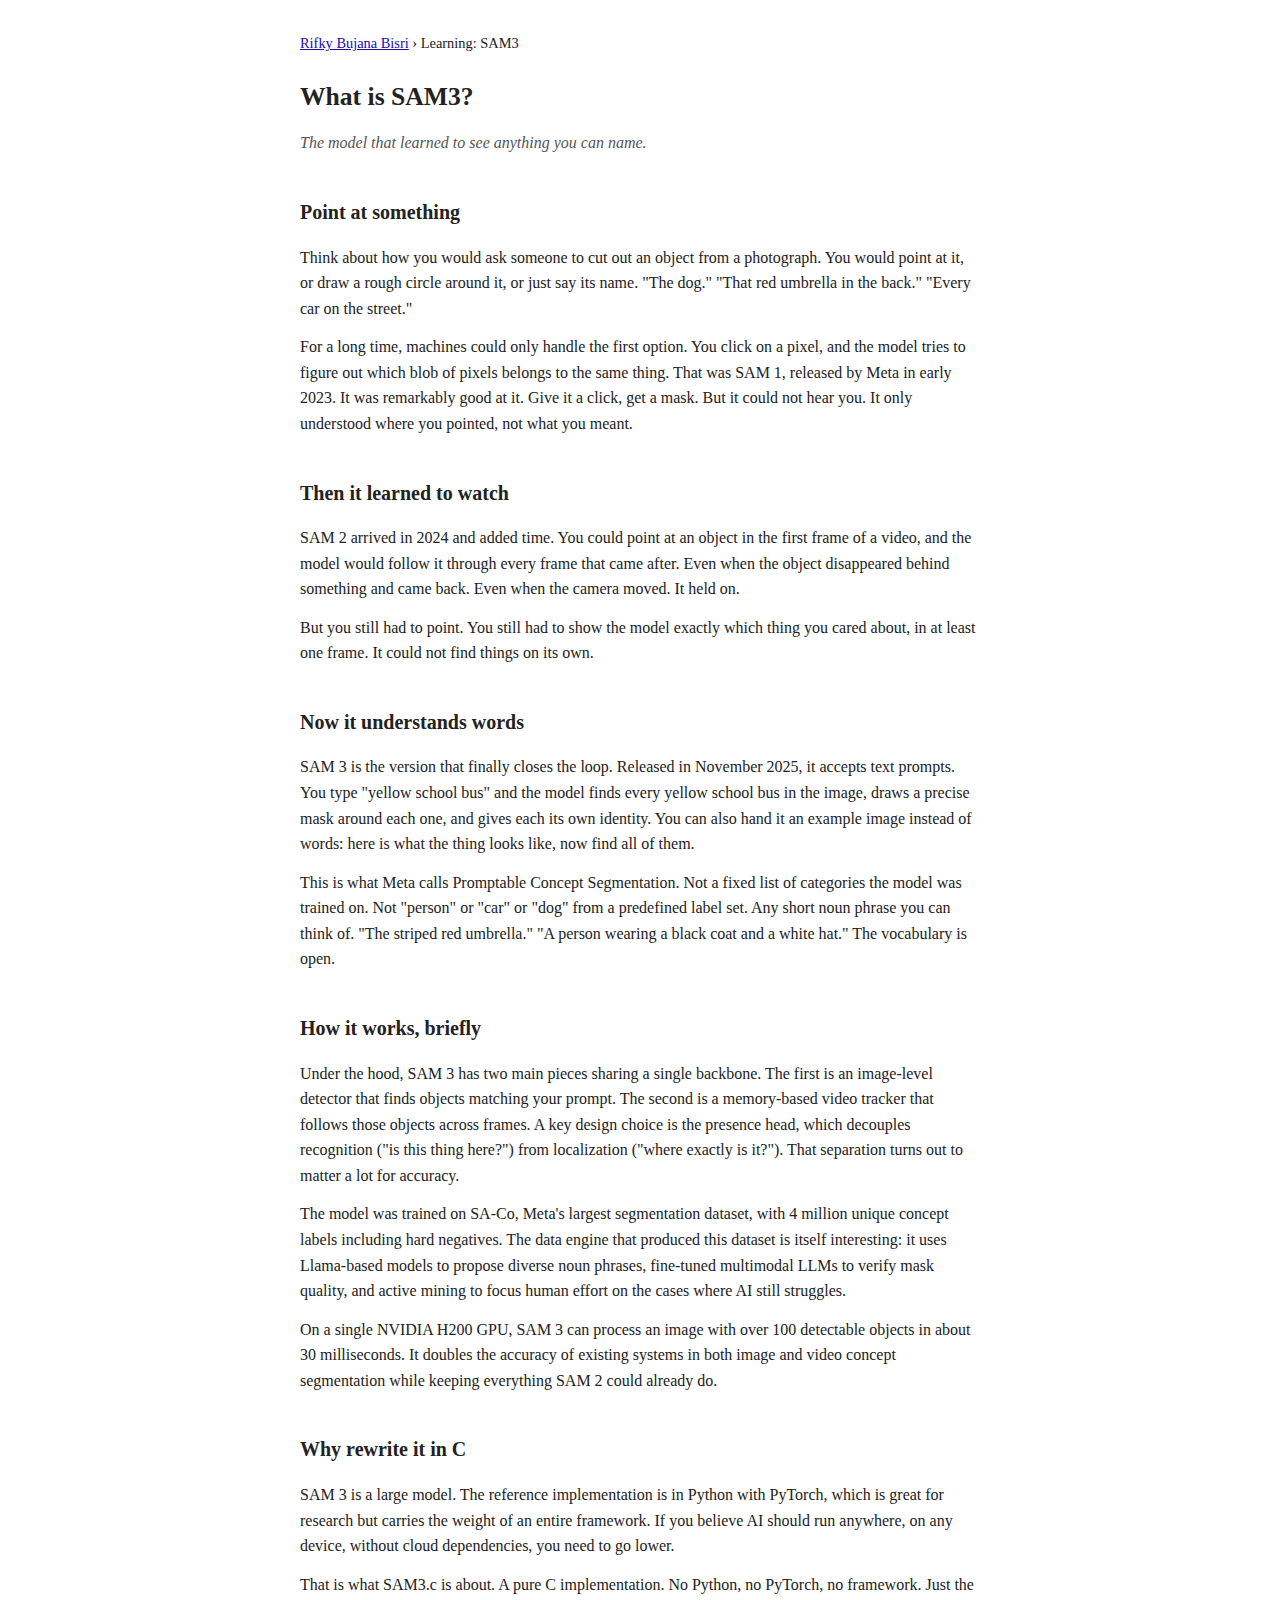
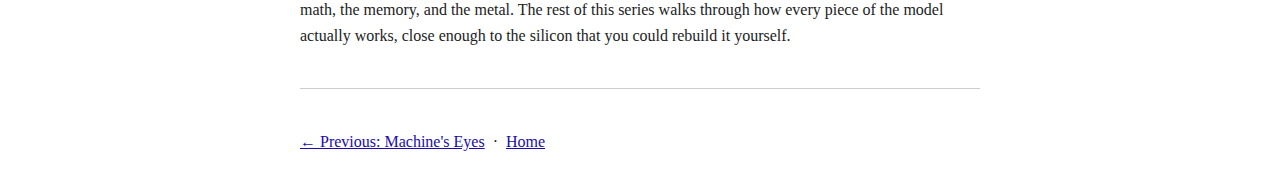
<file: sam3/02-what-is-sam3.html>
<!DOCTYPE html>
<html lang="en">
<head>
<meta charset="utf-8">
<meta name="viewport" content="width=device-width, initial-scale=1">
<title>What is SAM3? - Rifky Bujana Bisri</title>
<style>
  body {
    font-family: Georgia, 'Times New Roman', serif;
    max-width: 680px;
    margin: 2em auto;
    padding: 0 1.2em;
    line-height: 1.6;
    color: #222;
    background: #fff;
  }
  h1 { font-size: 1.6em; margin-bottom: 0.1em; }
  h2 { font-size: 1.25em; margin-top: 2em; }
  p { margin: 0.8em 0; }
  a { color: #1a0dab; }
  a:visited { color: #609; }
  hr { border: none; border-top: 1px solid #ccc; margin: 2.5em 0; }
  .breadcrumb { font-size: 0.9em; margin-bottom: 1.5em; }
  .subtitle { color: #555; font-style: italic; }
  code {
    font-family: 'Courier New', monospace;
    background: #f5f5f5;
    padding: 0.15em 0.35em;
    font-size: 0.9em;
  }
  pre {
    background: #f5f5f5;
    padding: 1em;
    overflow-x: auto;
    font-size: 0.85em;
    line-height: 1.5;
  }
  pre code { background: none; padding: 0; }
</style>
</head>
<body>

<p class="breadcrumb"><a href="../index.html">Rifky Bujana Bisri</a> &rsaquo; Learning: SAM3</p>

<h1>What is SAM3?</h1>
<p class="subtitle">The model that learned to see anything you can name.</p>

<h2>Point at something</h2>

<p>
Think about how you would ask someone to cut out an object from a
photograph. You would point at it, or draw a rough circle around it,
or just say its name. "The dog." "That red umbrella in the back."
"Every car on the street."
</p>

<p>
For a long time, machines could only handle the first option. You
click on a pixel, and the model tries to figure out which blob of
pixels belongs to the same thing. That was SAM 1, released by Meta
in early 2023. It was remarkably good at it. Give it a click, get
a mask. But it could not hear you. It only understood where you
pointed, not what you meant.
</p>

<h2>Then it learned to watch</h2>

<p>
SAM 2 arrived in 2024 and added time. You could point at an object
in the first frame of a video, and the model would follow it through
every frame that came after. Even when the object disappeared behind
something and came back. Even when the camera moved. It held on.
</p>

<p>
But you still had to point. You still had to show the model exactly
which thing you cared about, in at least one frame. It could not
find things on its own.
</p>

<h2>Now it understands words</h2>

<p>
SAM 3 is the version that finally closes the loop. Released in
November 2025, it accepts text prompts. You type "yellow school bus"
and the model finds every yellow school bus in the image, draws a
precise mask around each one, and gives each its own identity. You
can also hand it an example image instead of words: here is what the
thing looks like, now find all of them.
</p>

<p>
This is what Meta calls Promptable Concept Segmentation. Not a fixed
list of categories the model was trained on. Not "person" or "car" or
"dog" from a predefined label set. Any short noun phrase you can
think of. "The striped red umbrella." "A person wearing a black coat
and a white hat." The vocabulary is open.
</p>

<h2>How it works, briefly</h2>

<p>
Under the hood, SAM 3 has two main pieces sharing a single backbone.
The first is an image-level detector that finds objects matching your
prompt. The second is a memory-based video tracker that follows those
objects across frames. A key design choice is the presence head, which
decouples recognition ("is this thing here?") from localization
("where exactly is it?"). That separation turns out to matter a lot
for accuracy.
</p>

<p>
The model was trained on SA-Co, Meta's largest segmentation dataset,
with 4 million unique concept labels including hard negatives. The
data engine that produced this dataset is itself interesting: it uses
Llama-based models to propose diverse noun phrases, fine-tuned
multimodal LLMs to verify mask quality, and active mining to focus
human effort on the cases where AI still struggles.
</p>

<p>
On a single NVIDIA H200 GPU, SAM 3 can process an image with over
100 detectable objects in about 30 milliseconds. It doubles the
accuracy of existing systems in both image and video concept
segmentation while keeping everything SAM 2 could already do.
</p>

<h2>Why rewrite it in C</h2>

<p>
SAM 3 is a large model. The reference implementation is in Python
with PyTorch, which is great for research but carries the weight of
an entire framework. If you believe AI should run anywhere, on any
device, without cloud dependencies, you need to go lower.
</p>

<p>
That is what SAM3.c is about. A pure C implementation. No Python,
no PyTorch, no framework. Just the math, the memory, and the metal.
The rest of this series walks through how every piece of the model
actually works, close enough to the silicon that you could rebuild it
yourself.
</p>

<hr>

<p>
<a href="01-machines-eyes.html">&larr; Previous: Machine's Eyes</a>
&nbsp;&middot;&nbsp;
<a href="../index.html">Home</a>
</p>

</body>
</html>
</file>
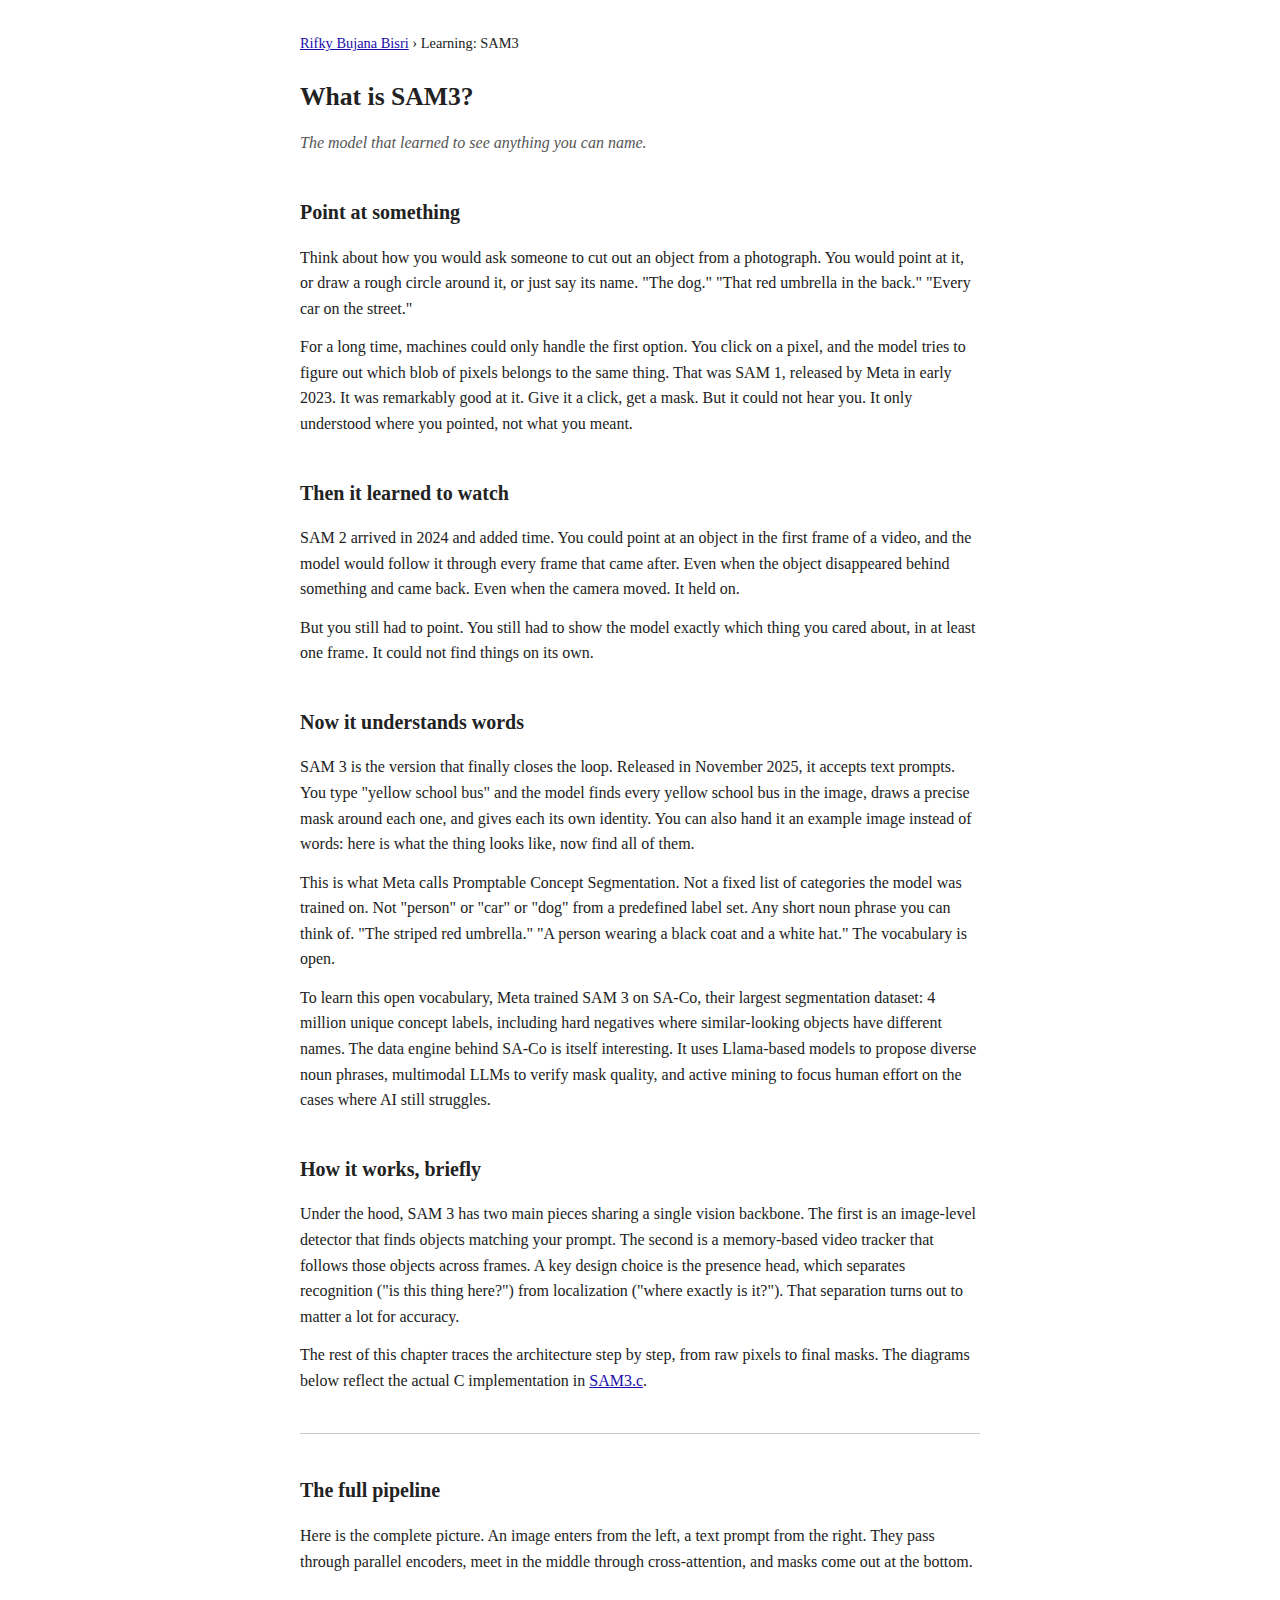
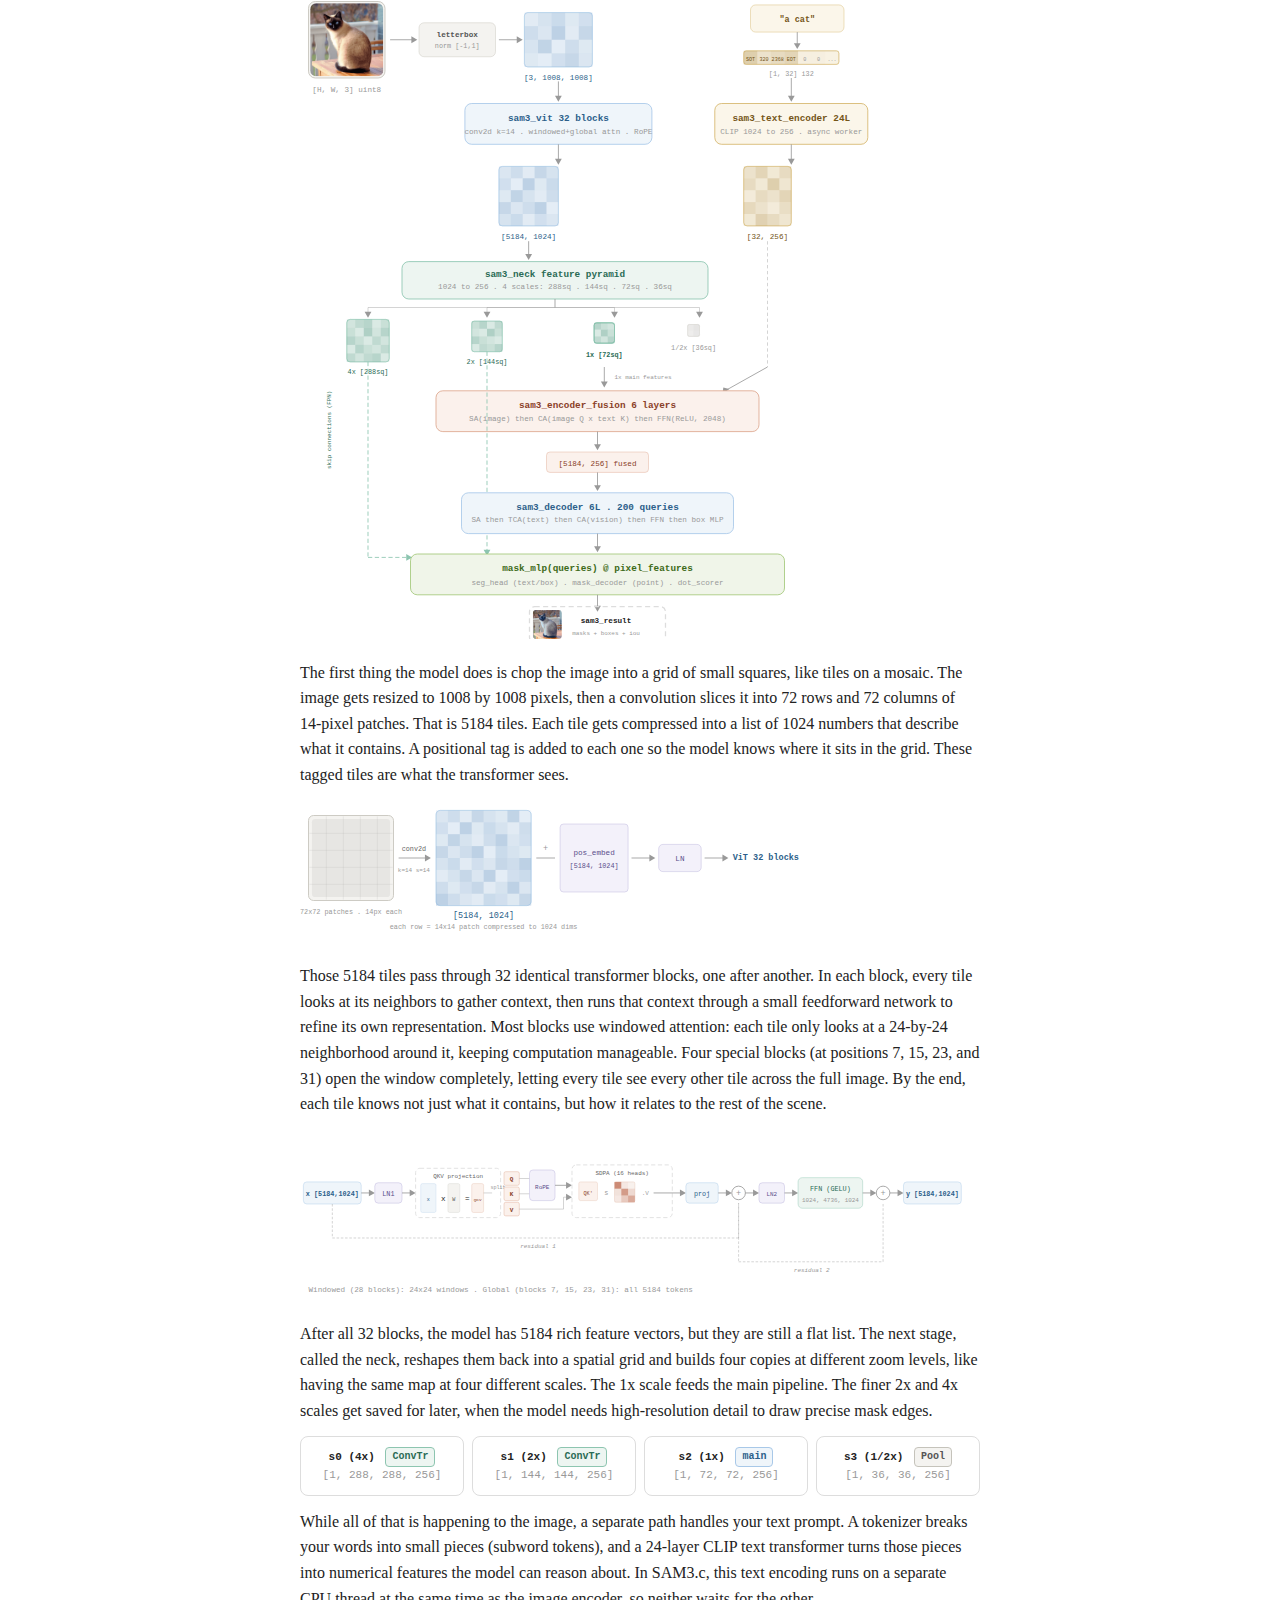
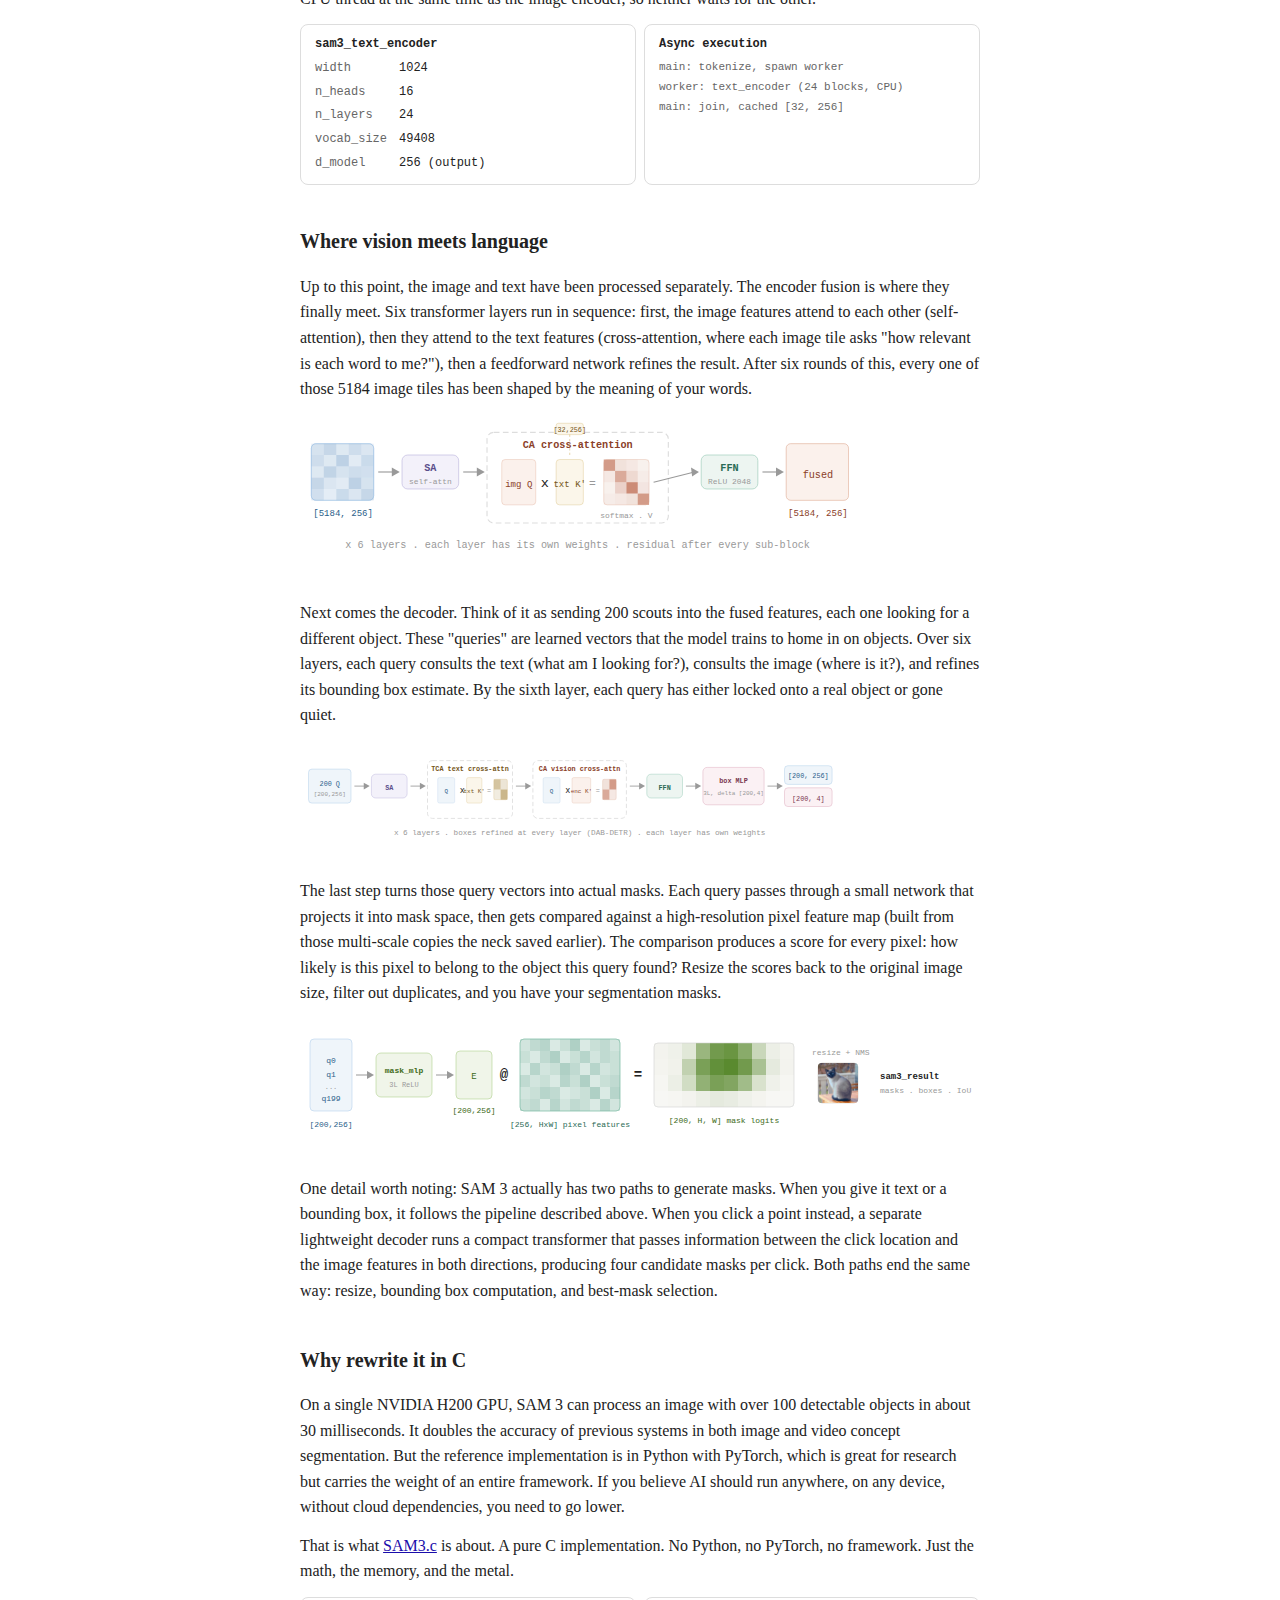
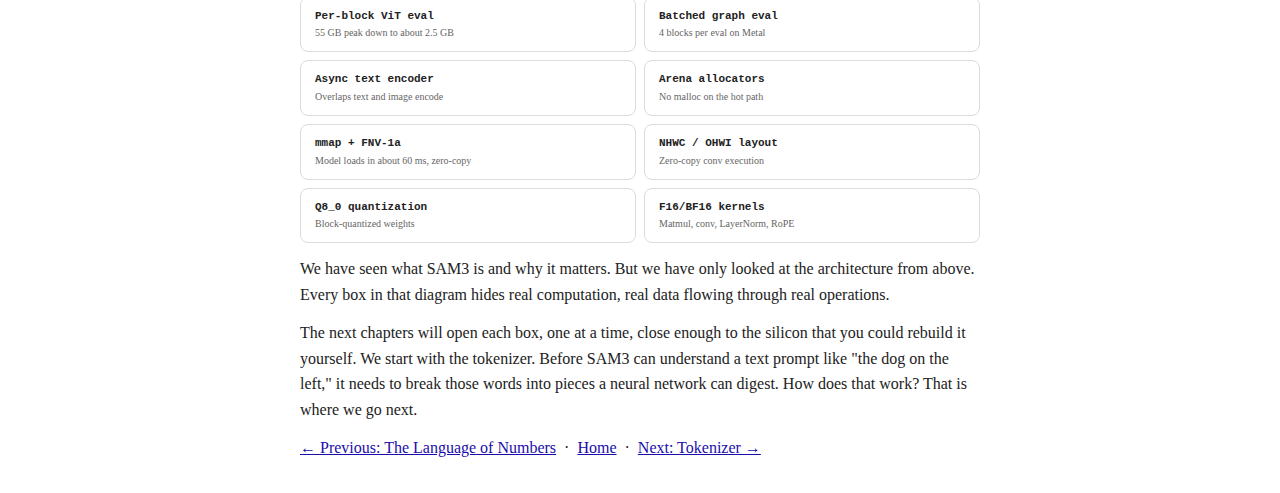
<file: sam3/03-what-is-sam3.html>
<!DOCTYPE html>
<html lang="en">
<head>
<meta charset="utf-8">
<meta name="viewport" content="width=device-width, initial-scale=1">
<title>What is SAM3? — Rifky Bujana Bisri</title>
<meta name="description" content="SAM3 can segment any object you can name. From click-based SAM1 to video-tracking SAM2 to text-prompted SAM3, how Meta's Segment Anything Model evolved.">
<link rel="canonical" href="https://rifkybujana.github.io/sam3/03-what-is-sam3.html">
<link rel="prev" href="https://rifkybujana.github.io/sam3/02-the-language-of-numbers.html">
<link rel="next" href="https://rifkybujana.github.io/sam3/04-tokenizer.html">
<link rel="icon" href="data:image/svg+xml,<svg xmlns='http://www.w3.org/2000/svg' viewBox='0 0 100 100'><rect width='100' height='100' rx='12' fill='%231a0dab'/><text x='50' y='68' font-family='Georgia,serif' font-size='52' font-weight='bold' fill='white' text-anchor='middle'>RB</text></svg>">
<meta property="og:title" content="What is SAM3? — Rifky Bujana Bisri">
<meta property="og:description" content="SAM3 can segment any object you can name. From click-based SAM1 to video-tracking SAM2 to text-prompted SAM3, how Meta's Segment Anything Model evolved.">
<meta property="og:url" content="https://rifkybujana.github.io/sam3/03-what-is-sam3.html">
<meta property="og:type" content="article">
<meta property="og:site_name" content="Rifky Bujana Bisri">
<meta name="twitter:card" content="summary">
<meta name="twitter:title" content="What is SAM3? — Rifky Bujana Bisri">
<meta name="twitter:description" content="SAM3 can segment any object you can name. From click-based SAM1 to video-tracking SAM2 to text-prompted SAM3, how Meta's Segment Anything Model evolved.">
<style>
  :root {
    --bg: #ffffff; --bg2: #f9f8f6;
    --text: #222; --text2: #666; --text3: #999;
    --border: #ddd;
    --blue: #4A7FB5; --blue-bg: #EFF5FA; --blue-border: #A8C8E8; --blue-text: #2C5F8A;
    --teal: #3D8B74; --teal-bg: #EDF5F1; --teal-border: #8DC5B0; --teal-text: #2A6B55;
    --coral: #B85C3E; --coral-bg: #FBF1EC; --coral-border: #DDA68E; --coral-text: #8A4028;
    --amber: #9B7420; --amber-bg: #FBF6EA; --amber-border: #D4B56A; --amber-text: #745518;
    --purple: #7B6DB5; --purple-bg: #F3F1FA; --purple-border: #B5ADDA; --purple-text: #5A4E8A;
    --green: #5A8A2F; --green-bg: #F0F5E9; --green-border: #A3C87A; --green-text: #3D6A18;
    --pink: #A35068; --pink-bg: #FBF1F4; --pink-border: #D8A0B4; --pink-text: #7A3850;
    --gray: #777; --gray-bg: #F4F3F0; --gray-border: #C5C3BB; --gray-text: #555;
    --mono: "SF Mono", "Fira Code", "Cascadia Code", Consolas, monospace;
  }
  body {
    font-family: Georgia, 'Times New Roman', serif;
    max-width: 680px;
    margin: 2em auto;
    padding: 0 1.2em;
    line-height: 1.6;
    color: #222;
    background: #fff;
  }
  h1 { font-size: 1.6em; margin-bottom: 0.1em; }
  h2 { font-size: 1.25em; margin-top: 2em; }
  p { margin: 0.8em 0; }
  a { color: #1a0dab; }
  a:visited { color: #609; }
  hr { border: none; border-top: 1px solid #ccc; margin: 2.5em 0; }
  .breadcrumb { font-size: 0.9em; margin-bottom: 1.5em; }
  .subtitle { color: #555; font-style: italic; }
  code {
    font-family: 'Courier New', monospace;
    background: #f5f5f5;
    padding: 0.15em 0.35em;
    font-size: 0.9em;
  }
  pre {
    background: #f5f5f5;
    padding: 1em;
    overflow-x: auto;
    font-size: 0.85em;
    line-height: 1.5;
  }
  pre code { background: none; padding: 0; }

  /* Architecture diagram styles */
  .arch-section { margin-top: 1.2em; }
  .arch-section svg text { font-family: var(--mono); }
  .arch-label {
    font-family: var(--mono);
    font-size: 0.75em;
    color: var(--text2);
    font-weight: normal;
  }
  .arch-scales {
    display: flex;
    flex-wrap: wrap;
    gap: 8px;
    margin-top: 10px;
  }
  .arch-scale-box {
    border: 1px solid var(--border);
    border-radius: 8px;
    padding: 10px 14px;
    flex: 1;
    min-width: 130px;
    text-align: center;
  }
  .arch-scale-box .label {
    font-family: var(--mono);
    font-size: 11px;
    font-weight: 600;
  }
  .arch-scale-box .shape {
    font-family: var(--mono);
    font-size: 11px;
    color: var(--text3);
  }
  .arch-tag {
    display: inline-block;
    padding: 1px 6px;
    border-radius: 4px;
    font-size: 10px;
    font-weight: 600;
    vertical-align: middle;
    margin-left: 4px;
  }
  .arch-tag-teal { background: var(--teal-bg); color: var(--teal-text); border: 1px solid var(--teal-border); }
  .arch-tag-blue { background: var(--blue-bg); color: var(--blue-text); border: 1px solid var(--blue-border); }
  .arch-tag-gray { background: var(--gray-bg); color: var(--gray-text); border: 1px solid var(--gray-border); }
  .arch-grid {
    display: grid;
    grid-template-columns: 1fr 1fr;
    gap: 8px;
    margin-top: 10px;
  }
  @media (max-width: 600px) { .arch-grid { grid-template-columns: 1fr; } }
  .arch-card {
    border: 1px solid var(--border);
    border-radius: 8px;
    padding: 10px 14px;
  }
  .arch-card .title {
    font-family: var(--mono);
    font-size: 12px;
    font-weight: 600;
    margin-bottom: 4px;
  }
  .arch-card .detail {
    font-family: var(--mono);
    font-size: 11px;
    color: var(--text2);
    line-height: 1.8;
  }
  .arch-kv {
    display: grid;
    grid-template-columns: auto 1fr;
    gap: 2px 12px;
    font-family: var(--mono);
    font-size: 12px;
    line-height: 1.8;
  }
  .arch-kv .k { color: var(--text2); }
  .arch-kv .v { color: var(--text); }
  .arch-perf-grid {
    display: grid;
    grid-template-columns: 1fr 1fr;
    gap: 8px;
    margin-top: 12px;
  }
  @media (max-width: 600px) { .arch-perf-grid { grid-template-columns: 1fr; } }
  .arch-perf-card {
    border: 1px solid var(--border);
    border-radius: 8px;
    padding: 10px 14px;
  }
  .arch-perf-card .title {
    font-family: var(--mono);
    font-size: 11px;
    font-weight: 600;
  }
  .arch-perf-card .detail {
    font-size: 10px;
    color: var(--text2);
  }
</style>
<script type="application/ld+json">
{
  "@context": "https://schema.org",
  "@type": "Article",
  "headline": "What is SAM3? — The Model That Learned to See Anything You Can Name",
  "description": "SAM3 can segment any object you can name. From click-based SAM1 to video-tracking SAM2 to text-prompted SAM3, how Meta's Segment Anything Model evolved.",
  "author": {
    "@type": "Person",
    "name": "Rifky Bujana Bisri",
    "url": "https://rifkybujana.github.io"
  },
  "datePublished": "2025-12-15",
  "dateModified": "2026-04-12",
  "url": "https://rifkybujana.github.io/sam3/02-what-is-sam3.html"
}
</script>
</head>
<body>

<nav class="breadcrumb"><a href="../index.html">Rifky Bujana Bisri</a> &rsaquo; Learning: SAM3</nav>

<main>
<article>
<h1>What is SAM3?</h1>
<p class="subtitle">The model that learned to see anything you can name.</p>

<h2>Point at something</h2>

<p>
Think about how you would ask someone to cut out an object from a
photograph. You would point at it, or draw a rough circle around it,
or just say its name. "The dog." "That red umbrella in the back."
"Every car on the street."
</p>

<p>
For a long time, machines could only handle the first option. You
click on a pixel, and the model tries to figure out which blob of
pixels belongs to the same thing. That was SAM 1, released by Meta
in early 2023. It was remarkably good at it. Give it a click, get
a mask. But it could not hear you. It only understood where you
pointed, not what you meant.
</p>

<h2>Then it learned to watch</h2>

<p>
SAM 2 arrived in 2024 and added time. You could point at an object
in the first frame of a video, and the model would follow it through
every frame that came after. Even when the object disappeared behind
something and came back. Even when the camera moved. It held on.
</p>

<p>
But you still had to point. You still had to show the model exactly
which thing you cared about, in at least one frame. It could not
find things on its own.
</p>

<h2>Now it understands words</h2>

<p>
SAM 3 is the version that finally closes the loop. Released in
November 2025, it accepts text prompts. You type "yellow school bus"
and the model finds every yellow school bus in the image, draws a
precise mask around each one, and gives each its own identity. You
can also hand it an example image instead of words: here is what the
thing looks like, now find all of them.
</p>

<p>
This is what Meta calls Promptable Concept Segmentation. Not a fixed
list of categories the model was trained on. Not "person" or "car" or
"dog" from a predefined label set. Any short noun phrase you can
think of. "The striped red umbrella." "A person wearing a black coat
and a white hat." The vocabulary is open.
</p>

<p>
To learn this open vocabulary, Meta trained SAM 3 on SA-Co, their
largest segmentation dataset: 4 million unique concept labels,
including hard negatives where similar-looking objects have different
names. The data engine behind SA-Co is itself interesting. It uses
Llama-based models to propose diverse noun phrases, multimodal LLMs
to verify mask quality, and active mining to focus human effort on
the cases where AI still struggles.
</p>

<h2>How it works, briefly</h2>

<p>
Under the hood, SAM 3 has two main pieces sharing a single vision
backbone. The first is an image-level detector that finds objects
matching your prompt. The second is a memory-based video tracker that
follows those objects across frames. A key design choice is the
presence head, which separates recognition ("is this thing here?")
from localization ("where exactly is it?"). That separation turns out
to matter a lot for accuracy.
</p>

<p>
The rest of this chapter traces the architecture step by step, from
raw pixels to final masks. The diagrams below reflect the actual C
implementation in <a href="https://github.com/rifkybujana/sam3.c">SAM3.c</a>.
</p>

<hr>

<h2>The full pipeline</h2>

<p>
Here is the complete picture. An image enters from the left, a text
prompt from the right. They pass through parallel encoders, meet in
the middle through cross-attention, and masks come out at the bottom.
</p>

<div class="arch-section">
<svg width="100%" viewBox="0 0 800 760">
  <!-- INPUT -->
  <defs><clipPath id="img-clip"><rect x="12" y="12" width="86" height="86" rx="7"/></clipPath></defs>
  <rect x="10" y="10" width="90" height="90" rx="8" fill="var(--gray-bg)" stroke="var(--gray-border)" stroke-width="1"/>
  <image href="../assets/cat.png" x="12" y="12" width="86" height="86" clip-path="url(#img-clip)" preserveAspectRatio="xMidYMid slice"/>
  <text x="55" y="116" text-anchor="middle" fill="var(--text3)" font-size="9">[H, W, 3] uint8</text>
  <line x1="106" y1="55" x2="134" y2="55" stroke="var(--text3)" stroke-width="1"/><polygon points="131,51 138,55 131,59" fill="var(--text3)"/>
  <rect x="140" y="35" width="90" height="40" rx="6" fill="var(--gray-bg)" stroke="var(--gray-border)" stroke-width=".5"/>
  <text x="185" y="52" text-anchor="middle" fill="var(--gray-text)" font-size="9" font-weight="600">letterbox</text>
  <text x="185" y="65" text-anchor="middle" fill="var(--text3)" font-size="8">norm [-1,1]</text>
  <line x1="234" y1="55" x2="258" y2="55" stroke="var(--text3)" stroke-width="1"/><polygon points="255,51 262,55 255,59" fill="var(--text3)"/>
  <rect x="264" y="23" width="80" height="64" rx="4" fill="var(--blue-bg)" stroke="var(--blue-border)" stroke-width=".5"/>
  <rect x="264" y="23" width="16" height="16" fill="var(--blue)" opacity=".08"/><rect x="280" y="23" width="16" height="16" fill="var(--blue)" opacity=".15"/><rect x="296" y="23" width="16" height="16" fill="var(--blue)" opacity=".22"/><rect x="312" y="23" width="16" height="16" fill="var(--blue)" opacity=".1"/><rect x="328" y="23" width="16" height="16" fill="var(--blue)" opacity=".18"/>
  <rect x="264" y="39" width="16" height="16" fill="var(--blue)" opacity=".2"/><rect x="280" y="39" width="16" height="16" fill="var(--blue)" opacity=".12"/><rect x="296" y="39" width="16" height="16" fill="var(--blue)" opacity=".3"/><rect x="312" y="39" width="16" height="16" fill="var(--blue)" opacity=".08"/><rect x="328" y="39" width="16" height="16" fill="var(--blue)" opacity=".25"/>
  <rect x="264" y="55" width="16" height="16" fill="var(--blue)" opacity=".14"/><rect x="280" y="55" width="16" height="16" fill="var(--blue)" opacity=".28"/><rect x="296" y="55" width="16" height="16" fill="var(--blue)" opacity=".06"/><rect x="312" y="55" width="16" height="16" fill="var(--blue)" opacity=".2"/><rect x="328" y="55" width="16" height="16" fill="var(--blue)" opacity=".1"/>
  <rect x="264" y="71" width="16" height="16" fill="var(--blue)" opacity=".1"/><rect x="280" y="71" width="16" height="16" fill="var(--blue)" opacity=".06"/><rect x="296" y="71" width="16" height="16" fill="var(--blue)" opacity=".18"/><rect x="312" y="71" width="16" height="16" fill="var(--blue)" opacity=".25"/><rect x="328" y="71" width="16" height="16" fill="var(--blue)" opacity=".12"/>
  <rect x="264" y="23" width="80" height="64" rx="4" fill="none" stroke="var(--blue-border)" stroke-width=".5"/>
  <text x="304" y="102" text-anchor="middle" fill="var(--blue-text)" font-size="9" font-weight="500">[3, 1008, 1008]</text>

  <!-- Text path -->
  <rect x="530" y="14" width="110" height="32" rx="6" fill="var(--amber-bg)" stroke="var(--amber-border)" stroke-width=".5"/>
  <text x="585" y="34" text-anchor="middle" fill="var(--amber-text)" font-size="10" font-weight="600">"a cat"</text>
  <line x1="585" y1="46" x2="585" y2="62" stroke="var(--text3)" stroke-width="1"/><polygon points="581,59 585,66 589,59" fill="var(--text3)"/>
  <rect x="522" y="68" width="112" height="16" rx="3" fill="var(--amber-bg)" stroke="var(--amber-border)" stroke-width=".5"/>
  <rect x="522" y="68" width="16" height="16" fill="var(--amber)" opacity=".3"/><rect x="538" y="68" width="16" height="16" fill="var(--amber)" opacity=".15"/><rect x="554" y="68" width="16" height="16" fill="var(--amber)" opacity=".2"/><rect x="570" y="68" width="16" height="16" fill="var(--amber)" opacity=".25"/><rect x="586" y="68" width="16" height="16" fill="var(--amber)" opacity=".05"/><rect x="602" y="68" width="16" height="16" fill="var(--amber)" opacity=".05"/><rect x="618" y="68" width="16" height="16" fill="var(--amber)" opacity=".03"/>
  <text x="530" y="80" text-anchor="middle" fill="var(--amber-text)" font-size="6">SOT</text><text x="546" y="80" text-anchor="middle" fill="var(--amber-text)" font-size="6">320</text><text x="562" y="80" text-anchor="middle" fill="var(--amber-text)" font-size="6">2368</text><text x="578" y="80" text-anchor="middle" fill="var(--amber-text)" font-size="6">EOT</text><text x="594" y="80" text-anchor="middle" fill="var(--text3)" font-size="6">0</text><text x="610" y="80" text-anchor="middle" fill="var(--text3)" font-size="6">0</text><text x="626" y="80" text-anchor="middle" fill="var(--text3)" font-size="6">...</text>
  <rect x="522" y="68" width="112" height="16" rx="3" fill="none" stroke="var(--amber-border)" stroke-width=".5"/>
  <text x="578" y="98" text-anchor="middle" fill="var(--text3)" font-size="8">[1, 32] i32</text>

  <!-- ViT + Text Encoder -->
  <line x1="304" y1="104" x2="304" y2="124" stroke="var(--text3)" stroke-width="1"/><polygon points="300,121 304,128 308,121" fill="var(--text3)"/>
  <line x1="578" y1="100" x2="578" y2="124" stroke="var(--text3)" stroke-width="1"/><polygon points="574,121 578,128 582,121" fill="var(--text3)"/>
  <rect x="194" y="130" width="220" height="48" rx="8" fill="var(--blue-bg)" stroke="var(--blue-border)" stroke-width="1"/>
  <text x="304" y="150" text-anchor="middle" fill="var(--blue-text)" font-size="11" font-weight="600">sam3_vit  32 blocks</text>
  <text x="304" y="166" text-anchor="middle" fill="var(--text3)" font-size="9">conv2d k=14 . windowed+global attn . RoPE</text>
  <rect x="488" y="130" width="180" height="48" rx="8" fill="var(--amber-bg)" stroke="var(--amber-border)" stroke-width="1"/>
  <text x="578" y="150" text-anchor="middle" fill="var(--amber-text)" font-size="11" font-weight="600">sam3_text_encoder  24L</text>
  <text x="578" y="166" text-anchor="middle" fill="var(--text3)" font-size="9">CLIP 1024 to 256 . async worker</text>

  <!-- ViT output -->
  <line x1="304" y1="178" x2="304" y2="198" stroke="var(--text3)" stroke-width="1"/><polygon points="300,195 304,202 308,195" fill="var(--text3)"/>
  <rect x="234" y="204" width="70" height="70" rx="4" fill="var(--blue-bg)" stroke="var(--blue-border)" stroke-width=".5"/>
  <rect x="234" y="204" width="14" height="14" fill="var(--blue)" opacity=".12"/><rect x="248" y="204" width="14" height="14" fill="var(--blue)" opacity=".2"/><rect x="262" y="204" width="14" height="14" fill="var(--blue)" opacity=".08"/><rect x="276" y="204" width="14" height="14" fill="var(--blue)" opacity=".25"/><rect x="290" y="204" width="14" height="14" fill="var(--blue)" opacity=".15"/>
  <rect x="234" y="218" width="14" height="14" fill="var(--blue)" opacity=".18"/><rect x="248" y="218" width="14" height="14" fill="var(--blue)" opacity=".06"/><rect x="262" y="218" width="14" height="14" fill="var(--blue)" opacity=".3"/><rect x="276" y="218" width="14" height="14" fill="var(--blue)" opacity=".1"/><rect x="290" y="218" width="14" height="14" fill="var(--blue)" opacity=".22"/>
  <rect x="234" y="232" width="14" height="14" fill="var(--blue)" opacity=".1"/><rect x="248" y="232" width="14" height="14" fill="var(--blue)" opacity=".28"/><rect x="262" y="232" width="14" height="14" fill="var(--blue)" opacity=".15"/><rect x="276" y="232" width="14" height="14" fill="var(--blue)" opacity=".08"/><rect x="290" y="232" width="14" height="14" fill="var(--blue)" opacity=".2"/>
  <rect x="234" y="246" width="14" height="14" fill="var(--blue)" opacity=".25"/><rect x="248" y="246" width="14" height="14" fill="var(--blue)" opacity=".12"/><rect x="262" y="246" width="14" height="14" fill="var(--blue)" opacity=".2"/><rect x="276" y="246" width="14" height="14" fill="var(--blue)" opacity=".3"/><rect x="290" y="246" width="14" height="14" fill="var(--blue)" opacity=".06"/>
  <rect x="234" y="260" width="14" height="14" fill="var(--blue)" opacity=".15"/><rect x="248" y="260" width="14" height="14" fill="var(--blue)" opacity=".22"/><rect x="262" y="260" width="14" height="14" fill="var(--blue)" opacity=".08"/><rect x="276" y="260" width="14" height="14" fill="var(--blue)" opacity=".18"/><rect x="290" y="260" width="14" height="14" fill="var(--blue)" opacity=".12"/>
  <rect x="234" y="204" width="70" height="70" rx="4" fill="none" stroke="var(--blue-border)" stroke-width=".5"/>
  <text x="269" y="290" text-anchor="middle" fill="var(--blue-text)" font-size="9" font-weight="500">[5184, 1024]</text>

  <!-- Text output -->
  <line x1="578" y1="178" x2="578" y2="198" stroke="var(--text3)" stroke-width="1"/><polygon points="574,195 578,202 582,195" fill="var(--text3)"/>
  <rect x="522" y="204" width="56" height="70" rx="4" fill="var(--amber-bg)" stroke="var(--amber-border)" stroke-width=".5"/>
  <rect x="522" y="204" width="14" height="14" fill="var(--amber)" opacity=".15"/><rect x="536" y="204" width="14" height="14" fill="var(--amber)" opacity=".25"/><rect x="550" y="204" width="14" height="14" fill="var(--amber)" opacity=".1"/><rect x="564" y="204" width="14" height="14" fill="var(--amber)" opacity=".2"/>
  <rect x="522" y="218" width="14" height="14" fill="var(--amber)" opacity=".2"/><rect x="536" y="218" width="14" height="14" fill="var(--amber)" opacity=".1"/><rect x="550" y="218" width="14" height="14" fill="var(--amber)" opacity=".3"/><rect x="564" y="218" width="14" height="14" fill="var(--amber)" opacity=".12"/>
  <rect x="522" y="232" width="14" height="14" fill="var(--amber)" opacity=".08"/><rect x="536" y="232" width="14" height="14" fill="var(--amber)" opacity=".2"/><rect x="550" y="232" width="14" height="14" fill="var(--amber)" opacity=".15"/><rect x="564" y="232" width="14" height="14" fill="var(--amber)" opacity=".25"/>
  <rect x="522" y="246" width="14" height="14" fill="var(--amber)" opacity=".22"/><rect x="536" y="246" width="14" height="14" fill="var(--amber)" opacity=".15"/><rect x="550" y="246" width="14" height="14" fill="var(--amber)" opacity=".08"/><rect x="564" y="246" width="14" height="14" fill="var(--amber)" opacity=".18"/>
  <rect x="522" y="260" width="14" height="14" fill="var(--amber)" opacity=".1"/><rect x="536" y="260" width="14" height="14" fill="var(--amber)" opacity=".28"/><rect x="550" y="260" width="14" height="14" fill="var(--amber)" opacity=".2"/><rect x="564" y="260" width="14" height="14" fill="var(--amber)" opacity=".12"/>
  <rect x="522" y="204" width="56" height="70" rx="4" fill="none" stroke="var(--amber-border)" stroke-width=".5"/>
  <text x="550" y="290" text-anchor="middle" fill="var(--amber-text)" font-size="9" font-weight="500">[32, 256]</text>

  <!-- NECK -->
  <line x1="269" y1="292" x2="269" y2="310" stroke="var(--text3)" stroke-width="1"/><polygon points="265,307 269,314 273,307" fill="var(--text3)"/>
  <rect x="120" y="316" width="360" height="44" rx="8" fill="var(--teal-bg)" stroke="var(--teal-border)" stroke-width="1"/>
  <text x="300" y="334" text-anchor="middle" fill="var(--teal-text)" font-size="11" font-weight="600">sam3_neck  feature pyramid</text>
  <text x="300" y="348" text-anchor="middle" fill="var(--text3)" font-size="9">1024 to 256 . 4 scales: 288sq . 144sq . 72sq . 36sq</text>

  <!-- Neck output scales -->
  <line x1="300" y1="360" x2="300" y2="370" stroke="var(--text3)" stroke-width="1"/>
  <line x1="300" y1="370" x2="80" y2="370" stroke="var(--text3)" stroke-width=".5"/><line x1="300" y1="370" x2="220" y2="370" stroke="var(--text3)" stroke-width=".5"/><line x1="300" y1="370" x2="370" y2="370" stroke="var(--text3)" stroke-width=".5"/><line x1="300" y1="370" x2="470" y2="370" stroke="var(--text3)" stroke-width=".5"/>
  <line x1="80" y1="370" x2="80" y2="378" stroke="var(--text3)" stroke-width=".5"/><line x1="220" y1="370" x2="220" y2="378" stroke="var(--text3)" stroke-width=".5"/><line x1="370" y1="370" x2="370" y2="378" stroke="var(--text3)" stroke-width=".5"/><line x1="470" y1="370" x2="470" y2="378" stroke="var(--text3)" stroke-width=".5"/>
  <polygon points="76,375 80,382 84,375" fill="var(--text3)"/><polygon points="216,375 220,382 224,375" fill="var(--text3)"/><polygon points="366,375 370,382 374,375" fill="var(--text3)"/><polygon points="466,375 470,382 474,375" fill="var(--text3)"/>
  <!-- s0 4x -->
  <rect x="55" y="384" width="50" height="50" rx="4" fill="var(--teal-bg)" stroke="var(--teal-border)" stroke-width=".5"/>
  <rect x="55" y="384" width="10" height="10" fill="var(--teal)" opacity=".15"/><rect x="65" y="384" width="10" height="10" fill="var(--teal)" opacity=".25"/><rect x="75" y="384" width="10" height="10" fill="var(--teal)" opacity=".3"/><rect x="85" y="384" width="10" height="10" fill="var(--teal)" opacity=".1"/><rect x="95" y="384" width="10" height="10" fill="var(--teal)" opacity=".2"/>
  <rect x="55" y="394" width="10" height="10" fill="var(--teal)" opacity=".2"/><rect x="65" y="394" width="10" height="10" fill="var(--teal)" opacity=".1"/><rect x="75" y="394" width="10" height="10" fill="var(--teal)" opacity=".35"/><rect x="85" y="394" width="10" height="10" fill="var(--teal)" opacity=".15"/><rect x="95" y="394" width="10" height="10" fill="var(--teal)" opacity=".3"/>
  <rect x="55" y="404" width="10" height="10" fill="var(--teal)" opacity=".3"/><rect x="65" y="404" width="10" height="10" fill="var(--teal)" opacity=".2"/><rect x="75" y="404" width="10" height="10" fill="var(--teal)" opacity=".1"/><rect x="85" y="404" width="10" height="10" fill="var(--teal)" opacity=".25"/><rect x="95" y="404" width="10" height="10" fill="var(--teal)" opacity=".15"/>
  <rect x="55" y="414" width="10" height="10" fill="var(--teal)" opacity=".1"/><rect x="65" y="414" width="10" height="10" fill="var(--teal)" opacity=".3"/><rect x="75" y="414" width="10" height="10" fill="var(--teal)" opacity=".2"/><rect x="85" y="414" width="10" height="10" fill="var(--teal)" opacity=".15"/><rect x="95" y="414" width="10" height="10" fill="var(--teal)" opacity=".25"/>
  <rect x="55" y="424" width="10" height="10" fill="var(--teal)" opacity=".25"/><rect x="65" y="424" width="10" height="10" fill="var(--teal)" opacity=".15"/><rect x="75" y="424" width="10" height="10" fill="var(--teal)" opacity=".25"/><rect x="85" y="424" width="10" height="10" fill="var(--teal)" opacity=".3"/><rect x="95" y="424" width="10" height="10" fill="var(--teal)" opacity=".1"/>
  <rect x="55" y="384" width="50" height="50" rx="4" fill="none" stroke="var(--teal-border)" stroke-width=".5"/>
  <text x="80" y="448" text-anchor="middle" fill="var(--teal-text)" font-size="8" font-weight="500">4x [288sq]</text>
  <!-- s1 2x -->
  <rect x="202" y="386" width="36" height="36" rx="3" fill="var(--teal-bg)" stroke="var(--teal-border)" stroke-width=".5"/>
  <rect x="202" y="386" width="9" height="9" fill="var(--teal)" opacity=".2"/><rect x="211" y="386" width="9" height="9" fill="var(--teal)" opacity=".3"/><rect x="220" y="386" width="9" height="9" fill="var(--teal)" opacity=".1"/><rect x="229" y="386" width="9" height="9" fill="var(--teal)" opacity=".25"/>
  <rect x="202" y="395" width="9" height="9" fill="var(--teal)" opacity=".15"/><rect x="211" y="395" width="9" height="9" fill="var(--teal)" opacity=".1"/><rect x="220" y="395" width="9" height="9" fill="var(--teal)" opacity=".35"/><rect x="229" y="395" width="9" height="9" fill="var(--teal)" opacity=".2"/>
  <rect x="202" y="404" width="9" height="9" fill="var(--teal)" opacity=".3"/><rect x="211" y="404" width="9" height="9" fill="var(--teal)" opacity=".2"/><rect x="220" y="404" width="9" height="9" fill="var(--teal)" opacity=".15"/><rect x="229" y="404" width="9" height="9" fill="var(--teal)" opacity=".1"/>
  <rect x="202" y="413" width="9" height="9" fill="var(--teal)" opacity=".1"/><rect x="211" y="413" width="9" height="9" fill="var(--teal)" opacity=".25"/><rect x="220" y="413" width="9" height="9" fill="var(--teal)" opacity=".2"/><rect x="229" y="413" width="9" height="9" fill="var(--teal)" opacity=".3"/>
  <rect x="202" y="386" width="36" height="36" rx="3" fill="none" stroke="var(--teal-border)" stroke-width=".5"/>
  <text x="220" y="436" text-anchor="middle" fill="var(--teal-text)" font-size="8" font-weight="500">2x [144sq]</text>
  <!-- s2 1x -->
  <rect x="346" y="388" width="24" height="24" rx="3" fill="var(--teal-bg)" stroke="var(--teal-border)" stroke-width="1"/>
  <rect x="346" y="388" width="8" height="8" fill="var(--teal)" opacity=".3"/><rect x="354" y="388" width="8" height="8" fill="var(--teal)" opacity=".2"/><rect x="362" y="388" width="8" height="8" fill="var(--teal)" opacity=".15"/>
  <rect x="346" y="396" width="8" height="8" fill="var(--teal)" opacity=".1"/><rect x="354" y="396" width="8" height="8" fill="var(--teal)" opacity=".35"/><rect x="362" y="396" width="8" height="8" fill="var(--teal)" opacity=".2"/>
  <rect x="346" y="404" width="8" height="8" fill="var(--teal)" opacity=".25"/><rect x="354" y="404" width="8" height="8" fill="var(--teal)" opacity=".15"/><rect x="362" y="404" width="8" height="8" fill="var(--teal)" opacity=".3"/>
  <rect x="346" y="388" width="24" height="24" rx="3" fill="none" stroke="var(--teal-border)" stroke-width="1"/>
  <text x="358" y="428" text-anchor="middle" fill="var(--teal-text)" font-size="8" font-weight="600">1x [72sq]</text>
  <!-- s3 0.5x -->
  <rect x="456" y="390" width="14" height="14" rx="2" fill="var(--gray-bg)" stroke="var(--gray-border)" stroke-width=".5" opacity=".5"/>
  <rect x="456" y="390" width="7" height="7" fill="var(--gray)" opacity=".1"/><rect x="463" y="390" width="7" height="7" fill="var(--gray)" opacity=".15"/>
  <rect x="456" y="397" width="7" height="7" fill="var(--gray)" opacity=".08"/><rect x="463" y="397" width="7" height="7" fill="var(--gray)" opacity=".12"/>
  <rect x="456" y="390" width="14" height="14" rx="2" fill="none" stroke="var(--gray-border)" stroke-width=".5" opacity=".5"/>
  <text x="463" y="420" text-anchor="middle" fill="var(--text3)" font-size="8" font-weight="500">1/2x [36sq]</text>

  <!-- ENCODER FUSION -->
  <line x1="358" y1="440" x2="358" y2="460" stroke="var(--text3)" stroke-width="1"/><polygon points="354,457 358,464 362,457" fill="var(--text3)"/>
  <line x1="550" y1="292" x2="550" y2="440" stroke="var(--text3)" stroke-width=".5" stroke-dasharray="4 3"/>
  <line x1="550" y1="440" x2="500" y2="468" stroke="var(--text3)" stroke-width="1"/><polygon points="498,464 497,472 505,466" fill="var(--text3)"/>
  <rect x="160" y="468" width="380" height="48" rx="8" fill="var(--coral-bg)" stroke="var(--coral-border)" stroke-width="1"/>
  <text x="350" y="488" text-anchor="middle" fill="var(--coral-text)" font-size="11" font-weight="600">sam3_encoder_fusion  6 layers</text>
  <text x="350" y="504" text-anchor="middle" fill="var(--text3)" font-size="9">SA(image) then CA(image Q x text K) then FFN(ReLU, 2048)</text>
  <text x="370" y="454" fill="var(--text3)" font-size="7">1x main features</text>

  <!-- Skip connections -->
  <line x1="80" y1="434" x2="80" y2="664" stroke="var(--teal-border)" stroke-width="1" stroke-dasharray="5 3"/>
  <line x1="80" y1="664" x2="128" y2="664" stroke="var(--teal-border)" stroke-width="1" stroke-dasharray="5 3"/>
  <polygon points="125,660 132,664 125,668" fill="var(--teal-border)"/>
  <line x1="220" y1="422" x2="220" y2="658" stroke="var(--teal-border)" stroke-width="1" stroke-dasharray="5 3"/>
  <polygon points="216,655 220,662 224,655" fill="var(--teal-border)"/>
  <text x="36" y="560" fill="var(--teal-text)" font-size="7" transform="rotate(-90 36 560)">skip connections (FPN)</text>

  <!-- Fusion output -->
  <line x1="350" y1="516" x2="350" y2="534" stroke="var(--text3)" stroke-width="1"/><polygon points="346,531 350,538 354,531" fill="var(--text3)"/>
  <rect x="290" y="540" width="120" height="24" rx="4" fill="var(--coral-bg)" stroke="var(--coral-border)" stroke-width=".5"/>
  <text x="350" y="556" text-anchor="middle" fill="var(--coral-text)" font-size="9" font-weight="500">[5184, 256] fused</text>

  <!-- DECODER -->
  <line x1="350" y1="564" x2="350" y2="582" stroke="var(--text3)" stroke-width="1"/><polygon points="346,579 350,586 354,579" fill="var(--text3)"/>
  <rect x="190" y="588" width="320" height="48" rx="8" fill="var(--blue-bg)" stroke="var(--blue-border)" stroke-width="1"/>
  <text x="350" y="608" text-anchor="middle" fill="var(--blue-text)" font-size="11" font-weight="600">sam3_decoder  6L . 200 queries</text>
  <text x="350" y="622" text-anchor="middle" fill="var(--text3)" font-size="9">SA then TCA(text) then CA(vision) then FFN then box MLP</text>

  <!-- MASK PREDICTION -->
  <line x1="350" y1="636" x2="350" y2="654" stroke="var(--text3)" stroke-width="1"/><polygon points="346,651 350,658 354,651" fill="var(--text3)"/>
  <rect x="130" y="660" width="440" height="48" rx="8" fill="var(--green-bg)" stroke="var(--green-border)" stroke-width="1"/>
  <text x="350" y="680" text-anchor="middle" fill="var(--green-text)" font-size="11" font-weight="600">mask_mlp(queries) @ pixel_features</text>
  <text x="350" y="696" text-anchor="middle" fill="var(--text3)" font-size="9">seg_head (text/box) . mask_decoder (point) . dot_scorer</text>

  <line x1="350" y1="708" x2="350" y2="724" stroke="var(--text3)" stroke-width="1"/><polygon points="346,721 350,728 354,721" fill="var(--text3)"/>

  <!-- Result -->
  <defs><clipPath id="res-clip"><rect x="274" y="726" width="34" height="34" rx="4"/></clipPath></defs>
  <rect x="270" y="722" width="160" height="42" rx="6" fill="none" stroke="var(--border)" stroke-width="1.5" stroke-dasharray="6 4"/>
  <image href="../assets/cat.png" x="274" y="726" width="34" height="34" clip-path="url(#res-clip)" preserveAspectRatio="xMidYMid slice"/>
  <image href="../assets/overlay_0.png" x="274" y="726" width="34" height="34" clip-path="url(#res-clip)" preserveAspectRatio="xMidYMid slice" opacity=".5"/>
  <text x="360" y="741" text-anchor="middle" fill="var(--text)" font-size="9" font-weight="600">sam3_result</text>
  <text x="360" y="755" text-anchor="middle" fill="var(--text3)" font-size="7">masks + boxes + iou</text>
</svg>
</div>

<p>
The first thing the model does is chop the image into a grid of small
squares, like tiles on a mosaic. The image gets resized to 1008 by
1008 pixels, then a convolution slices it into 72 rows and 72 columns
of 14-pixel patches. That is 5184 tiles. Each tile gets compressed
into a list of 1024 numbers that describe what it contains. A
positional tag is added to each one so the model knows where it
sits in the grid. These tagged tiles are what the transformer sees.
</p>

<div class="arch-section">
<svg width="100%" viewBox="0 0 800 160">
  <rect x="10" y="10" width="100" height="100" rx="6" fill="var(--gray-bg)" stroke="var(--gray-border)" stroke-width="1"/>
  <rect x="14" y="14" width="92" height="92" rx="4" fill="var(--gray)" opacity=".1"/>
  <line x1="31" y1="11" x2="31" y2="109" stroke="var(--text3)" stroke-width=".4" opacity=".4"/><line x1="51" y1="11" x2="51" y2="109" stroke="var(--text3)" stroke-width=".4" opacity=".4"/><line x1="71" y1="11" x2="71" y2="109" stroke="var(--text3)" stroke-width=".4" opacity=".4"/><line x1="91" y1="11" x2="91" y2="109" stroke="var(--text3)" stroke-width=".4" opacity=".4"/>
  <line x1="11" y1="31" x2="109" y2="31" stroke="var(--text3)" stroke-width=".4" opacity=".4"/><line x1="11" y1="51" x2="109" y2="51" stroke="var(--text3)" stroke-width=".4" opacity=".4"/><line x1="11" y1="71" x2="109" y2="71" stroke="var(--text3)" stroke-width=".4" opacity=".4"/><line x1="11" y1="91" x2="109" y2="91" stroke="var(--text3)" stroke-width=".4" opacity=".4"/>
  <text x="60" y="126" text-anchor="middle" fill="var(--text3)" font-size="8">72x72 patches . 14px each</text>
  <line x1="116" y1="60" x2="150" y2="60" stroke="var(--text3)" stroke-width="1"/><polygon points="147,56 154,60 147,64" fill="var(--text3)"/>
  <text x="134" y="52" text-anchor="middle" fill="var(--text2)" font-size="8">conv2d</text><text x="134" y="76" text-anchor="middle" fill="var(--text3)" font-size="7">k=14 s=14</text>
  <rect x="160" y="4" width="112" height="112" rx="5" fill="var(--blue-bg)" stroke="var(--blue-border)" stroke-width=".5"/>
  <rect x="160" y="4" width="14" height="14" fill="var(--blue)" opacity=".12"/><rect x="174" y="4" width="14" height="14" fill="var(--blue)" opacity=".2"/><rect x="188" y="4" width="14" height="14" fill="var(--blue)" opacity=".08"/><rect x="202" y="4" width="14" height="14" fill="var(--blue)" opacity=".25"/><rect x="216" y="4" width="14" height="14" fill="var(--blue)" opacity=".15"/><rect x="230" y="4" width="14" height="14" fill="var(--blue)" opacity=".1"/><rect x="244" y="4" width="14" height="14" fill="var(--blue)" opacity=".28"/><rect x="258" y="4" width="14" height="14" fill="var(--blue)" opacity=".06"/>
  <rect x="160" y="18" width="14" height="14" fill="var(--blue)" opacity=".18"/><rect x="174" y="18" width="14" height="14" fill="var(--blue)" opacity=".06"/><rect x="188" y="18" width="14" height="14" fill="var(--blue)" opacity=".3"/><rect x="202" y="18" width="14" height="14" fill="var(--blue)" opacity=".1"/><rect x="216" y="18" width="14" height="14" fill="var(--blue)" opacity=".22"/><rect x="230" y="18" width="14" height="14" fill="var(--blue)" opacity=".15"/><rect x="244" y="18" width="14" height="14" fill="var(--blue)" opacity=".08"/><rect x="258" y="18" width="14" height="14" fill="var(--blue)" opacity=".2"/>
  <rect x="160" y="32" width="14" height="14" fill="var(--blue)" opacity=".1"/><rect x="174" y="32" width="14" height="14" fill="var(--blue)" opacity=".28"/><rect x="188" y="32" width="14" height="14" fill="var(--blue)" opacity=".15"/><rect x="202" y="32" width="14" height="14" fill="var(--blue)" opacity=".08"/><rect x="216" y="32" width="14" height="14" fill="var(--blue)" opacity=".2"/><rect x="230" y="32" width="14" height="14" fill="var(--blue)" opacity=".3"/><rect x="244" y="32" width="14" height="14" fill="var(--blue)" opacity=".12"/><rect x="258" y="32" width="14" height="14" fill="var(--blue)" opacity=".18"/>
  <rect x="160" y="46" width="14" height="14" fill="var(--blue)" opacity=".25"/><rect x="174" y="46" width="14" height="14" fill="var(--blue)" opacity=".12"/><rect x="188" y="46" width="14" height="14" fill="var(--blue)" opacity=".2"/><rect x="202" y="46" width="14" height="14" fill="var(--blue)" opacity=".3"/><rect x="216" y="46" width="14" height="14" fill="var(--blue)" opacity=".06"/><rect x="230" y="46" width="14" height="14" fill="var(--blue)" opacity=".22"/><rect x="244" y="46" width="14" height="14" fill="var(--blue)" opacity=".15"/><rect x="258" y="46" width="14" height="14" fill="var(--blue)" opacity=".1"/>
  <rect x="160" y="60" width="14" height="14" fill="var(--blue)" opacity=".15"/><rect x="174" y="60" width="14" height="14" fill="var(--blue)" opacity=".22"/><rect x="188" y="60" width="14" height="14" fill="var(--blue)" opacity=".08"/><rect x="202" y="60" width="14" height="14" fill="var(--blue)" opacity=".18"/><rect x="216" y="60" width="14" height="14" fill="var(--blue)" opacity=".12"/><rect x="230" y="60" width="14" height="14" fill="var(--blue)" opacity=".25"/><rect x="244" y="60" width="14" height="14" fill="var(--blue)" opacity=".2"/><rect x="258" y="60" width="14" height="14" fill="var(--blue)" opacity=".3"/>
  <rect x="160" y="74" width="14" height="14" fill="var(--blue)" opacity=".08"/><rect x="174" y="74" width="14" height="14" fill="var(--blue)" opacity=".15"/><rect x="188" y="74" width="14" height="14" fill="var(--blue)" opacity=".25"/><rect x="202" y="74" width="14" height="14" fill="var(--blue)" opacity=".12"/><rect x="216" y="74" width="14" height="14" fill="var(--blue)" opacity=".3"/><rect x="230" y="74" width="14" height="14" fill="var(--blue)" opacity=".06"/><rect x="244" y="74" width="14" height="14" fill="var(--blue)" opacity=".18"/><rect x="258" y="74" width="14" height="14" fill="var(--blue)" opacity=".22"/>
  <rect x="160" y="88" width="14" height="14" fill="var(--blue)" opacity=".2"/><rect x="174" y="88" width="14" height="14" fill="var(--blue)" opacity=".1"/><rect x="188" y="88" width="14" height="14" fill="var(--blue)" opacity=".18"/><rect x="202" y="88" width="14" height="14" fill="var(--blue)" opacity=".25"/><rect x="216" y="88" width="14" height="14" fill="var(--blue)" opacity=".08"/><rect x="230" y="88" width="14" height="14" fill="var(--blue)" opacity=".15"/><rect x="244" y="88" width="14" height="14" fill="var(--blue)" opacity=".3"/><rect x="258" y="88" width="14" height="14" fill="var(--blue)" opacity=".12"/>
  <rect x="160" y="102" width="14" height="14" fill="var(--blue)" opacity=".3"/><rect x="174" y="102" width="14" height="14" fill="var(--blue)" opacity=".2"/><rect x="188" y="102" width="14" height="14" fill="var(--blue)" opacity=".12"/><rect x="202" y="102" width="14" height="14" fill="var(--blue)" opacity=".08"/><rect x="216" y="102" width="14" height="14" fill="var(--blue)" opacity=".22"/><rect x="230" y="102" width="14" height="14" fill="var(--blue)" opacity=".18"/><rect x="244" y="102" width="14" height="14" fill="var(--blue)" opacity=".1"/><rect x="258" y="102" width="14" height="14" fill="var(--blue)" opacity=".25"/>
  <rect x="160" y="4" width="112" height="112" rx="5" fill="none" stroke="var(--blue-border)" stroke-width=".5"/>
  <text x="216" y="130" text-anchor="middle" fill="var(--blue-text)" font-size="10" font-weight="500">[5184, 1024]</text>
  <text x="216" y="144" text-anchor="middle" fill="var(--text3)" font-size="8">each row = 14x14 patch compressed to 1024 dims</text>
  <line x1="278" y1="60" x2="300" y2="60" stroke="var(--text3)" stroke-width="1"/><text x="289" y="52" text-anchor="middle" fill="var(--text3)" font-size="10">+</text>
  <rect x="306" y="20" width="80" height="80" rx="4" fill="var(--purple-bg)" stroke="var(--purple-border)" stroke-width=".5"/>
  <text x="346" y="56" text-anchor="middle" fill="var(--purple-text)" font-size="9">pos_embed</text>
  <text x="346" y="72" text-anchor="middle" fill="var(--purple-text)" font-size="8">[5184, 1024]</text>
  <line x1="390" y1="60" x2="414" y2="60" stroke="var(--text3)" stroke-width="1"/><polygon points="411,56 418,60 411,64" fill="var(--text3)"/>
  <rect x="422" y="44" width="50" height="32" rx="5" fill="var(--purple-bg)" stroke="var(--purple-border)" stroke-width=".5"/>
  <text x="447" y="64" text-anchor="middle" fill="var(--purple-text)" font-size="9">LN</text>
  <line x1="476" y1="60" x2="500" y2="60" stroke="var(--text3)" stroke-width="1"/><polygon points="497,56 504,60 497,64" fill="var(--text3)"/>
  <text x="548" y="62" text-anchor="middle" fill="var(--blue-text)" font-size="10" font-weight="600">ViT 32 blocks</text>
</svg>
</div>

<p>
Those 5184 tiles pass through 32 identical transformer blocks, one
after another. In each block, every tile looks at its neighbors to
gather context, then runs that context through a small feedforward
network to refine its own representation. Most blocks use windowed
attention: each tile only looks at a 24-by-24 neighborhood around it,
keeping computation manageable. Four special blocks (at positions 7,
15, 23, and 31) open the window completely, letting every tile see
every other tile across the full image. By the end, each tile knows
not just what it contains, but how it relates to the rest of the scene.
</p>

<div class="arch-section">
<svg width="100%" viewBox="0 0 800 194">
  <rect x="4" y="54" width="68" height="26" rx="4" fill="var(--blue-bg)" stroke="var(--blue-border)" stroke-width=".5"/>
  <text x="38" y="71" text-anchor="middle" fill="var(--blue-text)" font-size="8" font-weight="600">x [5184,1024]</text>

  <line x1="72" y1="67" x2="84" y2="67" stroke="var(--text3)" stroke-width="1"/><polygon points="81,63 88,67 81,71" fill="var(--text3)"/>
  <rect x="88" y="55" width="32" height="24" rx="4" fill="var(--purple-bg)" stroke="var(--purple-border)" stroke-width=".5"/>
  <text x="104" y="71" text-anchor="middle" fill="var(--purple-text)" font-size="8">LN1</text>

  <line x1="120" y1="67" x2="132" y2="67" stroke="var(--text3)" stroke-width="1"/><polygon points="129,63 136,67 129,71" fill="var(--text3)"/>

  <!-- QKV -->
  <rect x="136" y="38" width="100" height="58" rx="5" fill="none" stroke="var(--border)" stroke-width="1" stroke-dasharray="5 3"/>
  <text x="186" y="50" text-anchor="middle" fill="var(--text2)" font-size="7" font-weight="500">QKV projection</text>
  <rect x="142" y="56" width="18" height="34" rx="2" fill="var(--blue-bg)" stroke="var(--blue-border)" stroke-width=".3"/><text x="151" y="76" text-anchor="middle" fill="var(--blue-text)" font-size="6">x</text>
  <text x="166" y="76" fill="var(--text)" font-size="9">x</text>
  <rect x="174" y="56" width="14" height="34" rx="2" fill="var(--gray-bg)" stroke="var(--gray-border)" stroke-width=".3"/><text x="181" y="76" text-anchor="middle" fill="var(--gray-text)" font-size="6">W</text>
  <text x="194" y="76" fill="var(--text)" font-size="9">=</text>
  <rect x="202" y="56" width="14" height="34" rx="2" fill="var(--coral-bg)" stroke="var(--coral-border)" stroke-width=".3"/><text x="209" y="76" text-anchor="middle" fill="var(--coral-text)" font-size="5">QKV</text>
  <text x="224" y="62" fill="var(--text3)" font-size="6">split</text>
  <line x1="216" y1="67" x2="226" y2="67" stroke="var(--text3)" stroke-width=".5"/>

  <!-- Q, K, V -->
  <rect x="240" y="42" width="18" height="16" rx="2" fill="var(--coral-bg)" stroke="var(--coral-border)" stroke-width=".5"/><text x="249" y="53" text-anchor="middle" fill="var(--coral-text)" font-size="7" font-weight="600">Q</text>
  <rect x="240" y="60" width="18" height="16" rx="2" fill="var(--coral-bg)" stroke="var(--coral-border)" stroke-width=".5"/><text x="249" y="71" text-anchor="middle" fill="var(--coral-text)" font-size="7" font-weight="600">K</text>
  <rect x="240" y="78" width="18" height="16" rx="2" fill="var(--coral-bg)" stroke="var(--coral-border)" stroke-width=".5"/><text x="249" y="89" text-anchor="middle" fill="var(--coral-text)" font-size="7" font-weight="600">V</text>

  <!-- RoPE -->
  <line x1="258" y1="50" x2="270" y2="50" stroke="var(--text3)" stroke-width=".5"/>
  <line x1="258" y1="68" x2="270" y2="68" stroke="var(--text3)" stroke-width=".5"/>
  <rect x="270" y="40" width="30" height="36" rx="4" fill="var(--purple-bg)" stroke="var(--purple-border)" stroke-width=".5"/>
  <text x="285" y="62" text-anchor="middle" fill="var(--purple-text)" font-size="7" font-weight="500">RoPE</text>

  <!-- SDPA -->
  <line x1="300" y1="58" x2="316" y2="58" stroke="var(--text3)" stroke-width="1"/><polygon points="313,54 320,58 313,62" fill="var(--text3)"/>
  <line x1="258" y1="86" x2="310" y2="86" stroke="var(--text3)" stroke-width=".5"/>
  <line x1="310" y1="86" x2="310" y2="72" stroke="var(--text3)" stroke-width=".5"/>
  <line x1="310" y1="72" x2="316" y2="72" stroke="var(--text3)" stroke-width=".5"/>
  <polygon points="313,68 320,72 313,76" fill="var(--text3)"/>

  <rect x="320" y="34" width="118" height="62" rx="5" fill="none" stroke="var(--border)" stroke-width="1" stroke-dasharray="5 3"/>
  <text x="379" y="46" text-anchor="middle" fill="var(--text2)" font-size="7" font-weight="500">SDPA (16 heads)</text>
  <rect x="328" y="54" width="22" height="22" rx="2" fill="var(--coral-bg)" stroke="var(--coral-border)" stroke-width=".3"/><text x="339" y="69" text-anchor="middle" fill="var(--coral-text)" font-size="6">QK'</text>
  <text x="358" y="69" fill="var(--text3)" font-size="8">s</text>
  <rect x="370" y="54" width="24" height="24" rx="2" fill="var(--coral)" opacity=".04"/>
  <rect x="370" y="54" width="8" height="8" fill="var(--coral)" opacity=".7"/><rect x="378" y="54" width="8" height="8" fill="var(--coral)" opacity=".1"/><rect x="386" y="54" width="8" height="8" fill="var(--coral)" opacity=".05"/>
  <rect x="370" y="62" width="8" height="8" fill="var(--coral)" opacity=".15"/><rect x="378" y="62" width="8" height="8" fill="var(--coral)" opacity=".6"/><rect x="386" y="62" width="8" height="8" fill="var(--coral)" opacity=".2"/>
  <rect x="370" y="70" width="8" height="8" fill="var(--coral)" opacity=".1"/><rect x="378" y="70" width="8" height="8" fill="var(--coral)" opacity=".3"/><rect x="386" y="70" width="8" height="8" fill="var(--coral)" opacity=".5"/>
  <rect x="370" y="54" width="24" height="24" rx="2" fill="none" stroke="var(--coral-border)" stroke-width=".3"/>
  <text x="402" y="69" fill="var(--text3)" font-size="7">.V</text>

  <line x1="416" y1="67" x2="450" y2="67" stroke="var(--text3)" stroke-width="1"/><polygon points="447,63 454,67 447,71" fill="var(--text3)"/>
  <rect x="454" y="55" width="38" height="24" rx="4" fill="var(--blue-bg)" stroke="var(--blue-border)" stroke-width=".5"/>
  <text x="473" y="71" text-anchor="middle" fill="var(--blue-text)" font-size="8">proj</text>

  <!-- Residual 1 -->
  <line x1="492" y1="67" x2="504" y2="67" stroke="var(--text3)" stroke-width="1"/><polygon points="501,63 508,67 501,71" fill="var(--text3)"/>
  <circle cx="516" cy="67" r="8" fill="none" stroke="var(--text3)" stroke-width="1"/><text x="516" y="71" text-anchor="middle" fill="var(--text3)" font-size="10">+</text>
  <line x1="38" y1="80" x2="38" y2="120" stroke="var(--text3)" stroke-width=".5" stroke-dasharray="3 2"/>
  <line x1="38" y1="120" x2="516" y2="120" stroke="var(--text3)" stroke-width=".5" stroke-dasharray="3 2"/>
  <line x1="516" y1="120" x2="516" y2="79" stroke="var(--text3)" stroke-width=".5" stroke-dasharray="3 2"/>
  <text x="280" y="132" text-anchor="middle" fill="var(--text3)" font-size="7" font-style="italic">residual 1</text>

  <!-- LN2 + FFN -->
  <line x1="524" y1="67" x2="536" y2="67" stroke="var(--text3)" stroke-width="1"/><polygon points="533,63 540,67 533,71" fill="var(--text3)"/>
  <rect x="540" y="55" width="30" height="24" rx="4" fill="var(--purple-bg)" stroke="var(--purple-border)" stroke-width=".5"/>
  <text x="555" y="71" text-anchor="middle" fill="var(--purple-text)" font-size="7">LN2</text>

  <line x1="570" y1="67" x2="582" y2="67" stroke="var(--text3)" stroke-width="1"/><polygon points="579,63 586,67 579,71" fill="var(--text3)"/>
  <rect x="586" y="49" width="76" height="36" rx="5" fill="var(--teal-bg)" stroke="var(--teal-border)" stroke-width=".5"/>
  <text x="624" y="65" text-anchor="middle" fill="var(--teal-text)" font-size="8" font-weight="500">FFN (GELU)</text>
  <text x="624" y="78" text-anchor="middle" fill="var(--text3)" font-size="7">1024, 4736, 1024</text>

  <!-- Residual 2 -->
  <line x1="662" y1="67" x2="674" y2="67" stroke="var(--text3)" stroke-width="1"/><polygon points="671,63 678,67 671,71" fill="var(--text3)"/>
  <circle cx="686" cy="67" r="8" fill="none" stroke="var(--text3)" stroke-width="1"/><text x="686" y="71" text-anchor="middle" fill="var(--text3)" font-size="10">+</text>
  <line x1="516" y1="79" x2="516" y2="148" stroke="var(--text3)" stroke-width=".5" stroke-dasharray="3 2"/>
  <line x1="516" y1="148" x2="686" y2="148" stroke="var(--text3)" stroke-width=".5" stroke-dasharray="3 2"/>
  <line x1="686" y1="148" x2="686" y2="79" stroke="var(--text3)" stroke-width=".5" stroke-dasharray="3 2"/>
  <text x="602" y="160" text-anchor="middle" fill="var(--text3)" font-size="7" font-style="italic">residual 2</text>

  <!-- Output -->
  <line x1="694" y1="67" x2="706" y2="67" stroke="var(--text3)" stroke-width="1"/><polygon points="703,63 710,67 703,71" fill="var(--text3)"/>
  <rect x="710" y="54" width="68" height="26" rx="4" fill="var(--blue-bg)" stroke="var(--blue-border)" stroke-width=".5"/>
  <text x="744" y="71" text-anchor="middle" fill="var(--blue-text)" font-size="8" font-weight="600">y [5184,1024]</text>

  <text x="10" y="184" fill="var(--text3)" font-size="9">Windowed (28 blocks): 24x24 windows  .  Global (blocks 7, 15, 23, 31): all 5184 tokens</text>
</svg>
</div>

<p>
After all 32 blocks, the model has 5184 rich feature vectors, but
they are still a flat list. The next stage, called the neck, reshapes
them back into a spatial grid and builds four copies at different
zoom levels, like having the same map at four different scales. The
1x scale feeds the main pipeline. The finer 2x and 4x scales get
saved for later, when the model needs high-resolution detail to draw
precise mask edges.
</p>

<div class="arch-scales">
  <div class="arch-scale-box"><div class="label">s0 (4x) <span class="arch-tag arch-tag-teal">ConvTr</span></div><div class="shape">[1, 288, 288, 256]</div></div>
  <div class="arch-scale-box"><div class="label">s1 (2x) <span class="arch-tag arch-tag-teal">ConvTr</span></div><div class="shape">[1, 144, 144, 256]</div></div>
  <div class="arch-scale-box"><div class="label">s2 (1x) <span class="arch-tag arch-tag-blue">main</span></div><div class="shape">[1, 72, 72, 256]</div></div>
  <div class="arch-scale-box"><div class="label">s3 (1/2x) <span class="arch-tag arch-tag-gray">Pool</span></div><div class="shape">[1, 36, 36, 256]</div></div>
</div>

<p>
While all of that is happening to the image, a separate path handles
your text prompt. A tokenizer breaks your words into small pieces
(subword tokens), and a 24-layer CLIP text transformer turns those
pieces into numerical features the model can reason about. In SAM3.c,
this text encoding runs on a separate CPU thread at the same time as
the image encoder, so neither waits for the other.
</p>

<div class="arch-grid">
  <div class="arch-card">
    <div class="title">sam3_text_encoder</div>
    <div class="arch-kv">
      <span class="k">width</span><span class="v">1024</span>
      <span class="k">n_heads</span><span class="v">16</span>
      <span class="k">n_layers</span><span class="v">24</span>
      <span class="k">vocab_size</span><span class="v">49408</span>
      <span class="k">d_model</span><span class="v">256 (output)</span>
    </div>
  </div>
  <div class="arch-card">
    <div class="title">Async execution</div>
    <div class="detail">
      main: tokenize, spawn worker<br>
      worker: text_encoder (24 blocks, CPU)<br>
      main: join, cached [32, 256]
    </div>
  </div>
</div>

<h2>Where vision meets language</h2>

<p>
Up to this point, the image and text have been processed separately.
The encoder fusion is where they finally meet. Six transformer layers
run in sequence: first, the image features attend to each other
(self-attention), then they attend to the text features
(cross-attention, where each image tile asks "how relevant is each
word to me?"), then a feedforward network refines the result. After
six rounds of this, every one of those 5184 image tiles has been
shaped by the meaning of your words.
</p>

<div class="arch-section">
<svg width="100%" viewBox="0 0 600 140">
  <!-- Image features input -->
  <rect x="10" y="20" width="55" height="50" rx="4" fill="var(--blue-bg)" stroke="var(--blue-border)" stroke-width=".5"/>
  <rect x="10" y="20" width="11" height="10" fill="var(--blue)" opacity=".15"/><rect x="21" y="20" width="11" height="10" fill="var(--blue)" opacity=".25"/><rect x="32" y="20" width="11" height="10" fill="var(--blue)" opacity=".1"/><rect x="43" y="20" width="11" height="10" fill="var(--blue)" opacity=".2"/><rect x="54" y="20" width="11" height="10" fill="var(--blue)" opacity=".12"/>
  <rect x="10" y="30" width="11" height="10" fill="var(--blue)" opacity=".2"/><rect x="21" y="30" width="11" height="10" fill="var(--blue)" opacity=".1"/><rect x="32" y="30" width="11" height="10" fill="var(--blue)" opacity=".3"/><rect x="43" y="30" width="11" height="10" fill="var(--blue)" opacity=".08"/><rect x="54" y="30" width="11" height="10" fill="var(--blue)" opacity=".22"/>
  <rect x="10" y="40" width="11" height="10" fill="var(--blue)" opacity=".1"/><rect x="21" y="40" width="11" height="10" fill="var(--blue)" opacity=".28"/><rect x="32" y="40" width="11" height="10" fill="var(--blue)" opacity=".15"/><rect x="43" y="40" width="11" height="10" fill="var(--blue)" opacity=".2"/><rect x="54" y="40" width="11" height="10" fill="var(--blue)" opacity=".18"/>
  <rect x="10" y="50" width="11" height="10" fill="var(--blue)" opacity=".25"/><rect x="21" y="50" width="11" height="10" fill="var(--blue)" opacity=".12"/><rect x="32" y="50" width="11" height="10" fill="var(--blue)" opacity=".08"/><rect x="43" y="50" width="11" height="10" fill="var(--blue)" opacity=".3"/><rect x="54" y="50" width="11" height="10" fill="var(--blue)" opacity=".15"/>
  <rect x="10" y="60" width="11" height="10" fill="var(--blue)" opacity=".18"/><rect x="21" y="60" width="11" height="10" fill="var(--blue)" opacity=".06"/><rect x="32" y="60" width="11" height="10" fill="var(--blue)" opacity=".22"/><rect x="43" y="60" width="11" height="10" fill="var(--blue)" opacity=".12"/><rect x="54" y="60" width="11" height="10" fill="var(--blue)" opacity=".25"/>
  <rect x="10" y="20" width="55" height="50" rx="4" fill="none" stroke="var(--blue-border)" stroke-width=".5"/>
  <text x="38" y="84" text-anchor="middle" fill="var(--blue-text)" font-size="8">[5184, 256]</text>

  <line x1="69" y1="45" x2="84" y2="45" stroke="var(--text3)" stroke-width="1"/><polygon points="81,41 88,45 81,49" fill="var(--text3)"/>

  <!-- SA -->
  <rect x="90" y="30" width="50" height="30" rx="5" fill="var(--purple-bg)" stroke="var(--purple-border)" stroke-width=".5"/>
  <text x="115" y="44" text-anchor="middle" fill="var(--purple-text)" font-size="9" font-weight="600">SA</text>
  <text x="115" y="56" text-anchor="middle" fill="var(--text3)" font-size="7">self-attn</text>

  <line x1="144" y1="45" x2="159" y2="45" stroke="var(--text3)" stroke-width="1"/><polygon points="156,41 163,45 156,49" fill="var(--text3)"/>

  <!-- CA -->
  <rect x="165" y="10" width="160" height="80" rx="6" fill="none" stroke="var(--border)" stroke-width="1" stroke-dasharray="5 3"/>
  <text x="245" y="24" text-anchor="middle" fill="var(--coral-text)" font-size="9" font-weight="600">CA  cross-attention</text>
  <rect x="178" y="34" width="30" height="40" rx="3" fill="var(--coral-bg)" stroke="var(--coral-border)" stroke-width=".3"/>
  <text x="193" y="58" text-anchor="middle" fill="var(--coral-text)" font-size="8">img Q</text>
  <text x="216" y="58" text-anchor="middle" fill="var(--text)" font-size="12">x</text>
  <rect x="226" y="34" width="24" height="40" rx="3" fill="var(--amber-bg)" stroke="var(--amber-border)" stroke-width=".3"/>
  <text x="238" y="58" text-anchor="middle" fill="var(--amber-text)" font-size="8">txt K'</text>
  <text x="258" y="58" text-anchor="middle" fill="var(--text3)" font-size="10">=</text>
  <!-- Attention heatmap -->
  <rect x="268" y="34" width="40" height="40" rx="3" fill="var(--coral)" opacity=".04"/>
  <rect x="268" y="34" width="10" height="10" fill="var(--coral)" opacity=".6"/><rect x="278" y="34" width="10" height="10" fill="var(--coral)" opacity=".15"/><rect x="288" y="34" width="10" height="10" fill="var(--coral)" opacity=".1"/><rect x="298" y="34" width="10" height="10" fill="var(--coral)" opacity=".05"/>
  <rect x="268" y="44" width="10" height="10" fill="var(--coral)" opacity=".1"/><rect x="278" y="44" width="10" height="10" fill="var(--coral)" opacity=".5"/><rect x="288" y="44" width="10" height="10" fill="var(--coral)" opacity=".2"/><rect x="298" y="44" width="10" height="10" fill="var(--coral)" opacity=".08"/>
  <rect x="268" y="54" width="10" height="10" fill="var(--coral)" opacity=".05"/><rect x="278" y="54" width="10" height="10" fill="var(--coral)" opacity=".25"/><rect x="288" y="54" width="10" height="10" fill="var(--coral)" opacity=".7"/><rect x="298" y="54" width="10" height="10" fill="var(--coral)" opacity=".12"/>
  <rect x="268" y="64" width="10" height="10" fill="var(--coral)" opacity=".08"/><rect x="278" y="64" width="10" height="10" fill="var(--coral)" opacity=".1"/><rect x="288" y="64" width="10" height="10" fill="var(--coral)" opacity=".15"/><rect x="298" y="64" width="10" height="10" fill="var(--coral)" opacity=".6"/>
  <rect x="268" y="34" width="40" height="40" rx="3" fill="none" stroke="var(--coral-border)" stroke-width=".3"/>
  <text x="288" y="86" text-anchor="middle" fill="var(--text3)" font-size="7">softmax . V</text>
  <!-- Text label -->
  <rect x="226" y="2" width="24" height="10" rx="2" fill="var(--amber-bg)" stroke="var(--amber-border)" stroke-width=".3"/>
  <text x="238" y="10" text-anchor="middle" fill="var(--amber-text)" font-size="6">[32,256]</text>
  <line x1="238" y1="12" x2="238" y2="32" stroke="var(--amber-border)" stroke-width=".5" stroke-dasharray="2 2"/>

  <line x1="312" y1="54" x2="348" y2="45" stroke="var(--text3)" stroke-width="1"/><polygon points="345,41 352,45 346,49" fill="var(--text3)"/>

  <!-- FFN -->
  <rect x="354" y="30" width="50" height="30" rx="5" fill="var(--teal-bg)" stroke="var(--teal-border)" stroke-width=".5"/>
  <text x="379" y="44" text-anchor="middle" fill="var(--teal-text)" font-size="9" font-weight="600">FFN</text>
  <text x="379" y="56" text-anchor="middle" fill="var(--text3)" font-size="7">ReLU 2048</text>

  <line x1="408" y1="45" x2="423" y2="45" stroke="var(--text3)" stroke-width="1"/><polygon points="420,41 427,45 420,49" fill="var(--text3)"/>

  <!-- Output -->
  <rect x="429" y="20" width="55" height="50" rx="4" fill="var(--coral-bg)" stroke="var(--coral-border)" stroke-width=".5"/>
  <text x="457" y="50" text-anchor="middle" fill="var(--coral-text)" font-size="9" font-weight="500">fused</text>
  <text x="457" y="84" text-anchor="middle" fill="var(--coral-text)" font-size="8">[5184, 256]</text>

  <text x="245" y="112" text-anchor="middle" fill="var(--text3)" font-size="9">x 6 layers . each layer has its own weights . residual after every sub-block</text>
</svg>
</div>

<p>
Next comes the decoder. Think of it as sending 200 scouts into the
fused features, each one looking for a different object. These
"queries" are learned vectors that the model trains to home in on
objects. Over six layers, each query consults the text (what am I
looking for?), consults the image (where is it?), and refines its
bounding box estimate. By the sixth layer, each query has either
locked onto a real object or gone quiet.
</p>

<div class="arch-section">
<svg width="100%" viewBox="0 0 800 130">
  <!-- Queries -->
  <rect x="10" y="26" width="50" height="40" rx="4" fill="var(--blue-bg)" stroke="var(--blue-border)" stroke-width=".5"/>
  <text x="35" y="46" text-anchor="middle" fill="var(--blue-text)" font-size="8">200 Q</text>
  <text x="35" y="58" text-anchor="middle" fill="var(--text3)" font-size="7">[200,256]</text>

  <line x1="64" y1="46" x2="78" y2="46" stroke="var(--text3)" stroke-width="1"/><polygon points="75,42 82,46 75,50" fill="var(--text3)"/>

  <!-- SA -->
  <rect x="84" y="32" width="42" height="28" rx="5" fill="var(--purple-bg)" stroke="var(--purple-border)" stroke-width=".5"/>
  <text x="105" y="50" text-anchor="middle" fill="var(--purple-text)" font-size="8" font-weight="600">SA</text>

  <line x1="130" y1="46" x2="144" y2="46" stroke="var(--text3)" stroke-width="1"/><polygon points="141,42 148,46 141,50" fill="var(--text3)"/>

  <!-- TCA -->
  <rect x="150" y="16" width="100" height="68" rx="6" fill="none" stroke="var(--border)" stroke-width="1" stroke-dasharray="5 3"/>
  <text x="200" y="28" text-anchor="middle" fill="var(--amber-text)" font-size="8" font-weight="600">TCA  text cross-attn</text>
  <rect x="162" y="36" width="20" height="30" rx="2" fill="var(--blue-bg)" stroke="var(--blue-border)" stroke-width=".3"/><text x="172" y="54" text-anchor="middle" fill="var(--blue-text)" font-size="7">Q</text>
  <text x="188" y="54" fill="var(--text)" font-size="10">x</text>
  <rect x="196" y="36" width="18" height="30" rx="2" fill="var(--amber-bg)" stroke="var(--amber-border)" stroke-width=".3"/><text x="205" y="54" text-anchor="middle" fill="var(--amber-text)" font-size="7">txt K'</text>
  <text x="220" y="54" fill="var(--text3)" font-size="8">=</text>
  <rect x="228" y="38" width="16" height="24" rx="2" fill="var(--amber)" opacity=".04"/>
  <rect x="228" y="38" width="8" height="12" fill="var(--amber)" opacity=".4"/><rect x="236" y="38" width="8" height="12" fill="var(--amber)" opacity=".15"/>
  <rect x="228" y="50" width="8" height="12" fill="var(--amber)" opacity=".1"/><rect x="236" y="50" width="8" height="12" fill="var(--amber)" opacity=".5"/>
  <rect x="228" y="38" width="16" height="24" rx="2" fill="none" stroke="var(--amber-border)" stroke-width=".3"/>

  <line x1="254" y1="46" x2="268" y2="46" stroke="var(--text3)" stroke-width="1"/><polygon points="265,42 272,46 265,50" fill="var(--text3)"/>

  <!-- CA vision -->
  <rect x="274" y="16" width="110" height="68" rx="6" fill="none" stroke="var(--border)" stroke-width="1" stroke-dasharray="5 3"/>
  <text x="329" y="28" text-anchor="middle" fill="var(--coral-text)" font-size="8" font-weight="600">CA  vision cross-attn</text>
  <rect x="286" y="36" width="20" height="30" rx="2" fill="var(--blue-bg)" stroke="var(--blue-border)" stroke-width=".3"/><text x="296" y="54" text-anchor="middle" fill="var(--blue-text)" font-size="7">Q</text>
  <text x="312" y="54" fill="var(--text)" font-size="10">x</text>
  <rect x="320" y="36" width="22" height="30" rx="2" fill="var(--coral-bg)" stroke="var(--coral-border)" stroke-width=".3"/><text x="331" y="54" text-anchor="middle" fill="var(--coral-text)" font-size="7">enc K'</text>
  <text x="348" y="54" fill="var(--text3)" font-size="8">=</text>
  <rect x="356" y="38" width="16" height="24" rx="2" fill="var(--coral)" opacity=".04"/>
  <rect x="356" y="38" width="8" height="12" fill="var(--coral)" opacity=".15"/><rect x="364" y="38" width="8" height="12" fill="var(--coral)" opacity=".6"/>
  <rect x="356" y="50" width="8" height="12" fill="var(--coral)" opacity=".5"/><rect x="364" y="50" width="8" height="12" fill="var(--coral)" opacity=".1"/>
  <rect x="356" y="38" width="16" height="24" rx="2" fill="none" stroke="var(--coral-border)" stroke-width=".3"/>

  <line x1="388" y1="46" x2="402" y2="46" stroke="var(--text3)" stroke-width="1"/><polygon points="399,42 406,46 399,50" fill="var(--text3)"/>

  <!-- FFN -->
  <rect x="408" y="32" width="42" height="28" rx="5" fill="var(--teal-bg)" stroke="var(--teal-border)" stroke-width=".5"/>
  <text x="429" y="50" text-anchor="middle" fill="var(--teal-text)" font-size="8" font-weight="600">FFN</text>

  <line x1="454" y1="46" x2="468" y2="46" stroke="var(--text3)" stroke-width="1"/><polygon points="465,42 472,46 465,50" fill="var(--text3)"/>

  <!-- Box MLP -->
  <rect x="474" y="24" width="72" height="44" rx="5" fill="var(--pink-bg)" stroke="var(--pink-border)" stroke-width=".5"/>
  <text x="510" y="42" text-anchor="middle" fill="var(--pink-text)" font-size="8" font-weight="600">box MLP</text>
  <text x="510" y="56" text-anchor="middle" fill="var(--text3)" font-size="7">3L, delta [200,4]</text>

  <line x1="550" y1="46" x2="564" y2="46" stroke="var(--text3)" stroke-width="1"/><polygon points="561,42 568,46 561,50" fill="var(--text3)"/>

  <!-- Outputs -->
  <rect x="570" y="22" width="56" height="22" rx="4" fill="var(--blue-bg)" stroke="var(--blue-border)" stroke-width=".5"/>
  <text x="598" y="37" text-anchor="middle" fill="var(--blue-text)" font-size="8">[200, 256]</text>
  <rect x="570" y="48" width="56" height="22" rx="4" fill="var(--pink-bg)" stroke="var(--pink-border)" stroke-width=".5"/>
  <text x="598" y="63" text-anchor="middle" fill="var(--pink-text)" font-size="8">[200, 4]</text>

  <text x="329" y="104" text-anchor="middle" fill="var(--text3)" font-size="9">x 6 layers . boxes refined at every layer (DAB-DETR) . each layer has own weights</text>
</svg>
</div>

<p>
The last step turns those query vectors into actual masks. Each
query passes through a small network that projects it into mask
space, then gets compared against a high-resolution pixel feature
map (built from those multi-scale copies the neck saved earlier).
The comparison produces a score for every pixel: how likely is this
pixel to belong to the object this query found? Resize the scores
back to the original image size, filter out duplicates, and you
have your segmentation masks.
</p>

<div class="arch-section">
<svg width="100%" viewBox="0 0 680 130">
  <rect x="10" y="14" width="42" height="72" rx="4" fill="var(--blue-bg)" stroke="var(--blue-border)" stroke-width=".5"/>
  <text x="31" y="38" text-anchor="middle" fill="var(--blue-text)" font-size="8">q0</text><text x="31" y="52" text-anchor="middle" fill="var(--blue-text)" font-size="8">q1</text><text x="31" y="64" text-anchor="middle" fill="var(--text3)" font-size="7">...</text><text x="31" y="76" text-anchor="middle" fill="var(--blue-text)" font-size="8">q199</text>
  <text x="31" y="102" text-anchor="middle" fill="var(--blue-text)" font-size="8">[200,256]</text>
  <line x1="56" y1="50" x2="70" y2="50" stroke="var(--text3)" stroke-width="1"/><polygon points="67,46 74,50 67,54" fill="var(--text3)"/>
  <rect x="76" y="28" width="56" height="44" rx="5" fill="var(--green-bg)" stroke="var(--green-border)" stroke-width=".5"/>
  <text x="104" y="48" text-anchor="middle" fill="var(--green-text)" font-size="8" font-weight="600">mask_mlp</text>
  <text x="104" y="62" text-anchor="middle" fill="var(--text3)" font-size="7">3L ReLU</text>
  <line x1="136" y1="50" x2="150" y2="50" stroke="var(--text3)" stroke-width="1"/><polygon points="147,46 154,50 147,54" fill="var(--text3)"/>
  <rect x="156" y="26" width="36" height="48" rx="4" fill="var(--green-bg)" stroke="var(--green-border)" stroke-width=".5"/>
  <text x="174" y="54" text-anchor="middle" fill="var(--green-text)" font-size="9" font-weight="500">E</text>
  <text x="174" y="88" text-anchor="middle" fill="var(--green-text)" font-size="8">[200,256]</text>
  <text x="204" y="54" text-anchor="middle" fill="var(--text)" font-size="14" font-weight="600">@</text>
  <!-- Pixel features -->
  <rect x="220" y="14" width="100" height="72" rx="4" fill="var(--teal-bg)" stroke="var(--teal-border)" stroke-width=".5"/>
  <rect x="220" y="14" width="10" height="12" fill="var(--teal)" opacity=".15"/><rect x="230" y="14" width="10" height="12" fill="var(--teal)" opacity=".25"/><rect x="240" y="14" width="10" height="12" fill="var(--teal)" opacity=".3"/><rect x="250" y="14" width="10" height="12" fill="var(--teal)" opacity=".1"/><rect x="260" y="14" width="10" height="12" fill="var(--teal)" opacity=".2"/><rect x="270" y="14" width="10" height="12" fill="var(--teal)" opacity=".35"/><rect x="280" y="14" width="10" height="12" fill="var(--teal)" opacity=".1"/><rect x="290" y="14" width="10" height="12" fill="var(--teal)" opacity=".2"/><rect x="300" y="14" width="10" height="12" fill="var(--teal)" opacity=".25"/><rect x="310" y="14" width="10" height="12" fill="var(--teal)" opacity=".15"/>
  <rect x="220" y="26" width="10" height="12" fill="var(--teal)" opacity=".2"/><rect x="230" y="26" width="10" height="12" fill="var(--teal)" opacity=".1"/><rect x="240" y="26" width="10" height="12" fill="var(--teal)" opacity=".25"/><rect x="250" y="26" width="10" height="12" fill="var(--teal)" opacity=".35"/><rect x="260" y="26" width="10" height="12" fill="var(--teal)" opacity=".1"/><rect x="270" y="26" width="10" height="12" fill="var(--teal)" opacity=".2"/><rect x="280" y="26" width="10" height="12" fill="var(--teal)" opacity=".3"/><rect x="290" y="26" width="10" height="12" fill="var(--teal)" opacity=".15"/><rect x="300" y="26" width="10" height="12" fill="var(--teal)" opacity=".25"/><rect x="310" y="26" width="10" height="12" fill="var(--teal)" opacity=".2"/>
  <rect x="220" y="38" width="10" height="12" fill="var(--teal)" opacity=".1"/><rect x="230" y="38" width="10" height="12" fill="var(--teal)" opacity=".3"/><rect x="240" y="38" width="10" height="12" fill="var(--teal)" opacity=".15"/><rect x="250" y="38" width="10" height="12" fill="var(--teal)" opacity=".2"/><rect x="260" y="38" width="10" height="12" fill="var(--teal)" opacity=".35"/><rect x="270" y="38" width="10" height="12" fill="var(--teal)" opacity=".25"/><rect x="280" y="38" width="10" height="12" fill="var(--teal)" opacity=".1"/><rect x="290" y="38" width="10" height="12" fill="var(--teal)" opacity=".3"/><rect x="300" y="38" width="10" height="12" fill="var(--teal)" opacity=".15"/><rect x="310" y="38" width="10" height="12" fill="var(--teal)" opacity=".2"/>
  <rect x="220" y="50" width="10" height="12" fill="var(--teal)" opacity=".25"/><rect x="230" y="50" width="10" height="12" fill="var(--teal)" opacity=".15"/><rect x="240" y="50" width="10" height="12" fill="var(--teal)" opacity=".2"/><rect x="250" y="50" width="10" height="12" fill="var(--teal)" opacity=".1"/><rect x="260" y="50" width="10" height="12" fill="var(--teal)" opacity=".3"/><rect x="270" y="50" width="10" height="12" fill="var(--teal)" opacity=".2"/><rect x="280" y="50" width="10" height="12" fill="var(--teal)" opacity=".35"/><rect x="290" y="50" width="10" height="12" fill="var(--teal)" opacity=".1"/><rect x="300" y="50" width="10" height="12" fill="var(--teal)" opacity=".2"/><rect x="310" y="50" width="10" height="12" fill="var(--teal)" opacity=".25"/>
  <rect x="220" y="62" width="10" height="12" fill="var(--teal)" opacity=".15"/><rect x="230" y="62" width="10" height="12" fill="var(--teal)" opacity=".2"/><rect x="240" y="62" width="10" height="12" fill="var(--teal)" opacity=".3"/><rect x="250" y="62" width="10" height="12" fill="var(--teal)" opacity=".25"/><rect x="260" y="62" width="10" height="12" fill="var(--teal)" opacity=".1"/><rect x="270" y="62" width="10" height="12" fill="var(--teal)" opacity=".15"/><rect x="280" y="62" width="10" height="12" fill="var(--teal)" opacity=".2"/><rect x="290" y="62" width="10" height="12" fill="var(--teal)" opacity=".35"/><rect x="300" y="62" width="10" height="12" fill="var(--teal)" opacity=".1"/><rect x="310" y="62" width="10" height="12" fill="var(--teal)" opacity=".3"/>
  <rect x="220" y="74" width="10" height="12" fill="var(--teal)" opacity=".2"/><rect x="230" y="74" width="10" height="12" fill="var(--teal)" opacity=".25"/><rect x="240" y="74" width="10" height="12" fill="var(--teal)" opacity=".1"/><rect x="250" y="74" width="10" height="12" fill="var(--teal)" opacity=".3"/><rect x="260" y="74" width="10" height="12" fill="var(--teal)" opacity=".15"/><rect x="270" y="74" width="10" height="12" fill="var(--teal)" opacity=".25"/><rect x="280" y="74" width="10" height="12" fill="var(--teal)" opacity=".2"/><rect x="290" y="74" width="10" height="12" fill="var(--teal)" opacity=".1"/><rect x="300" y="74" width="10" height="12" fill="var(--teal)" opacity=".3"/><rect x="310" y="74" width="10" height="12" fill="var(--teal)" opacity=".15"/>
  <rect x="220" y="14" width="100" height="72" rx="4" fill="none" stroke="var(--teal-border)" stroke-width=".5"/>
  <text x="270" y="102" text-anchor="middle" fill="var(--teal-text)" font-size="8">[256, HxW] pixel features</text>
  <text x="338" y="54" text-anchor="middle" fill="var(--text)" font-size="14" font-weight="600">=</text>
  <!-- Mask logits -->
  <rect x="354" y="18" width="140" height="64" rx="4" fill="var(--bg2)" stroke="var(--border)" stroke-width=".5"/>
  <rect x="354" y="18" width="14" height="16" fill="var(--green)" opacity=".04"/><rect x="368" y="18" width="14" height="16" fill="var(--green)" opacity=".06"/><rect x="382" y="18" width="14" height="16" fill="var(--green)" opacity=".15"/><rect x="396" y="18" width="14" height="16" fill="var(--green)" opacity=".6"/><rect x="410" y="18" width="14" height="16" fill="var(--green)" opacity=".85"/><rect x="424" y="18" width="14" height="16" fill="var(--green)" opacity=".9"/><rect x="438" y="18" width="14" height="16" fill="var(--green)" opacity=".7"/><rect x="452" y="18" width="14" height="16" fill="var(--green)" opacity=".3"/><rect x="466" y="18" width="14" height="16" fill="var(--green)" opacity=".08"/><rect x="480" y="18" width="14" height="16" fill="var(--green)" opacity=".03"/>
  <rect x="354" y="34" width="14" height="16" fill="var(--green)" opacity=".03"/><rect x="368" y="34" width="14" height="16" fill="var(--green)" opacity=".05"/><rect x="382" y="34" width="14" height="16" fill="var(--green)" opacity=".35"/><rect x="396" y="34" width="14" height="16" fill="var(--green)" opacity=".8"/><rect x="410" y="34" width="14" height="16" fill="var(--green)" opacity=".95"/><rect x="424" y="34" width="14" height="16" fill="var(--green)" opacity="1"/><rect x="438" y="34" width="14" height="16" fill="var(--green)" opacity=".85"/><rect x="452" y="34" width="14" height="16" fill="var(--green)" opacity=".5"/><rect x="466" y="34" width="14" height="16" fill="var(--green)" opacity=".12"/><rect x="480" y="34" width="14" height="16" fill="var(--green)" opacity=".04"/>
  <rect x="354" y="50" width="14" height="16" fill="var(--green)" opacity=".02"/><rect x="368" y="50" width="14" height="16" fill="var(--green)" opacity=".08"/><rect x="382" y="50" width="14" height="16" fill="var(--green)" opacity=".25"/><rect x="396" y="50" width="14" height="16" fill="var(--green)" opacity=".65"/><rect x="410" y="50" width="14" height="16" fill="var(--green)" opacity=".8"/><rect x="424" y="50" width="14" height="16" fill="var(--green)" opacity=".75"/><rect x="438" y="50" width="14" height="16" fill="var(--green)" opacity=".55"/><rect x="452" y="50" width="14" height="16" fill="var(--green)" opacity=".2"/><rect x="466" y="50" width="14" height="16" fill="var(--green)" opacity=".06"/><rect x="480" y="50" width="14" height="16" fill="var(--green)" opacity=".02"/>
  <rect x="354" y="66" width="14" height="16" fill="var(--green)" opacity=".01"/><rect x="368" y="66" width="14" height="16" fill="var(--green)" opacity=".02"/><rect x="382" y="66" width="14" height="16" fill="var(--green)" opacity=".04"/><rect x="396" y="66" width="14" height="16" fill="var(--green)" opacity=".08"/><rect x="410" y="66" width="14" height="16" fill="var(--green)" opacity=".12"/><rect x="424" y="66" width="14" height="16" fill="var(--green)" opacity=".1"/><rect x="438" y="66" width="14" height="16" fill="var(--green)" opacity=".06"/><rect x="452" y="66" width="14" height="16" fill="var(--green)" opacity=".03"/><rect x="466" y="66" width="14" height="16" fill="var(--green)" opacity=".01"/><rect x="480" y="66" width="14" height="16" fill="var(--green)" opacity=".01"/>
  <rect x="354" y="18" width="140" height="64" rx="4" fill="none" stroke="var(--border)" stroke-width=".5"/>
  <text x="424" y="98" text-anchor="middle" fill="var(--green-text)" font-size="8" font-weight="500">[200, H, W] mask logits</text>

  <!-- Result -->
  <text x="512" y="30" fill="var(--text3)" font-size="8">resize + NMS</text>
  <defs><clipPath id="mask-res-clip"><rect x="518" y="38" width="40" height="40" rx="4"/></clipPath></defs>
  <rect x="518" y="38" width="40" height="40" rx="4" fill="var(--gray-bg)" stroke="var(--gray-border)" stroke-width=".5"/>
  <image href="../assets/cat.png" x="518" y="38" width="40" height="40" clip-path="url(#mask-res-clip)" preserveAspectRatio="xMidYMid slice"/>
  <image href="../assets/overlay_0.png" x="518" y="38" width="40" height="40" clip-path="url(#mask-res-clip)" preserveAspectRatio="xMidYMid slice" opacity=".5"/>
  <text x="580" y="54" fill="var(--text)" font-size="9" font-weight="600">sam3_result</text>
  <text x="580" y="68" fill="var(--text3)" font-size="8">masks . boxes . IoU</text>
</svg>
</div>

<p>
One detail worth noting: SAM 3 actually has two paths to generate
masks. When you give it text or a bounding box, it follows the
pipeline described above. When you click a point instead, a separate
lightweight decoder runs a compact transformer that passes
information between the click location and the image features in both
directions, producing four candidate masks per click. Both paths
end the same way: resize, bounding box computation, and best-mask
selection.
</p>

<h2>Why rewrite it in C</h2>

<p>
On a single NVIDIA H200 GPU, SAM 3 can process an image with over
100 detectable objects in about 30 milliseconds. It doubles the
accuracy of previous systems in both image and video concept
segmentation. But the reference implementation is in Python with
PyTorch, which is great for research but carries the weight of an
entire framework. If you believe AI should run anywhere, on any
device, without cloud dependencies, you need to go lower.
</p>

<p>
That is what <a href="https://github.com/rifkybujana/sam3.c">SAM3.c</a>
is about. A pure C implementation. No Python, no PyTorch, no
framework. Just the math, the memory, and the metal.
</p>

<div class="arch-perf-grid">
  <div class="arch-perf-card"><div class="title">Per-block ViT eval</div><div class="detail">55 GB peak down to about 2.5 GB</div></div>
  <div class="arch-perf-card"><div class="title">Batched graph eval</div><div class="detail">4 blocks per eval on Metal</div></div>
  <div class="arch-perf-card"><div class="title">Async text encoder</div><div class="detail">Overlaps text and image encode</div></div>
  <div class="arch-perf-card"><div class="title">Arena allocators</div><div class="detail">No malloc on the hot path</div></div>
  <div class="arch-perf-card"><div class="title">mmap + FNV-1a</div><div class="detail">Model loads in about 60 ms, zero-copy</div></div>
  <div class="arch-perf-card"><div class="title">NHWC / OHWI layout</div><div class="detail">Zero-copy conv execution</div></div>
  <div class="arch-perf-card"><div class="title">Q8_0 quantization</div><div class="detail">Block-quantized weights</div></div>
  <div class="arch-perf-card"><div class="title">F16/BF16 kernels</div><div class="detail">Matmul, conv, LayerNorm, RoPE</div></div>
</div>

<p>
We have seen what SAM3 is and why it matters. But we have only looked
at the architecture from above. Every box in that diagram hides real
computation, real data flowing through real operations.
</p>

<p>
The next chapters will open each box, one at a time, close enough to
the silicon that you could rebuild it yourself. We start with the
tokenizer. Before SAM3 can understand a text prompt like "the dog on
the left," it needs to break those words into pieces a neural network
can digest. How does that work? That is where we go next.
</p>

</article>
</main>

<footer>
<p>
<a href="02-the-language-of-numbers.html">&larr; Previous: The Language of Numbers</a>
&nbsp;&middot;&nbsp;
<a href="../index.html">Home</a>
&nbsp;&middot;&nbsp;
<a href="04-tokenizer.html">Next: Tokenizer &rarr;</a>
</p>
</footer>

</body>
</html>
</file>
